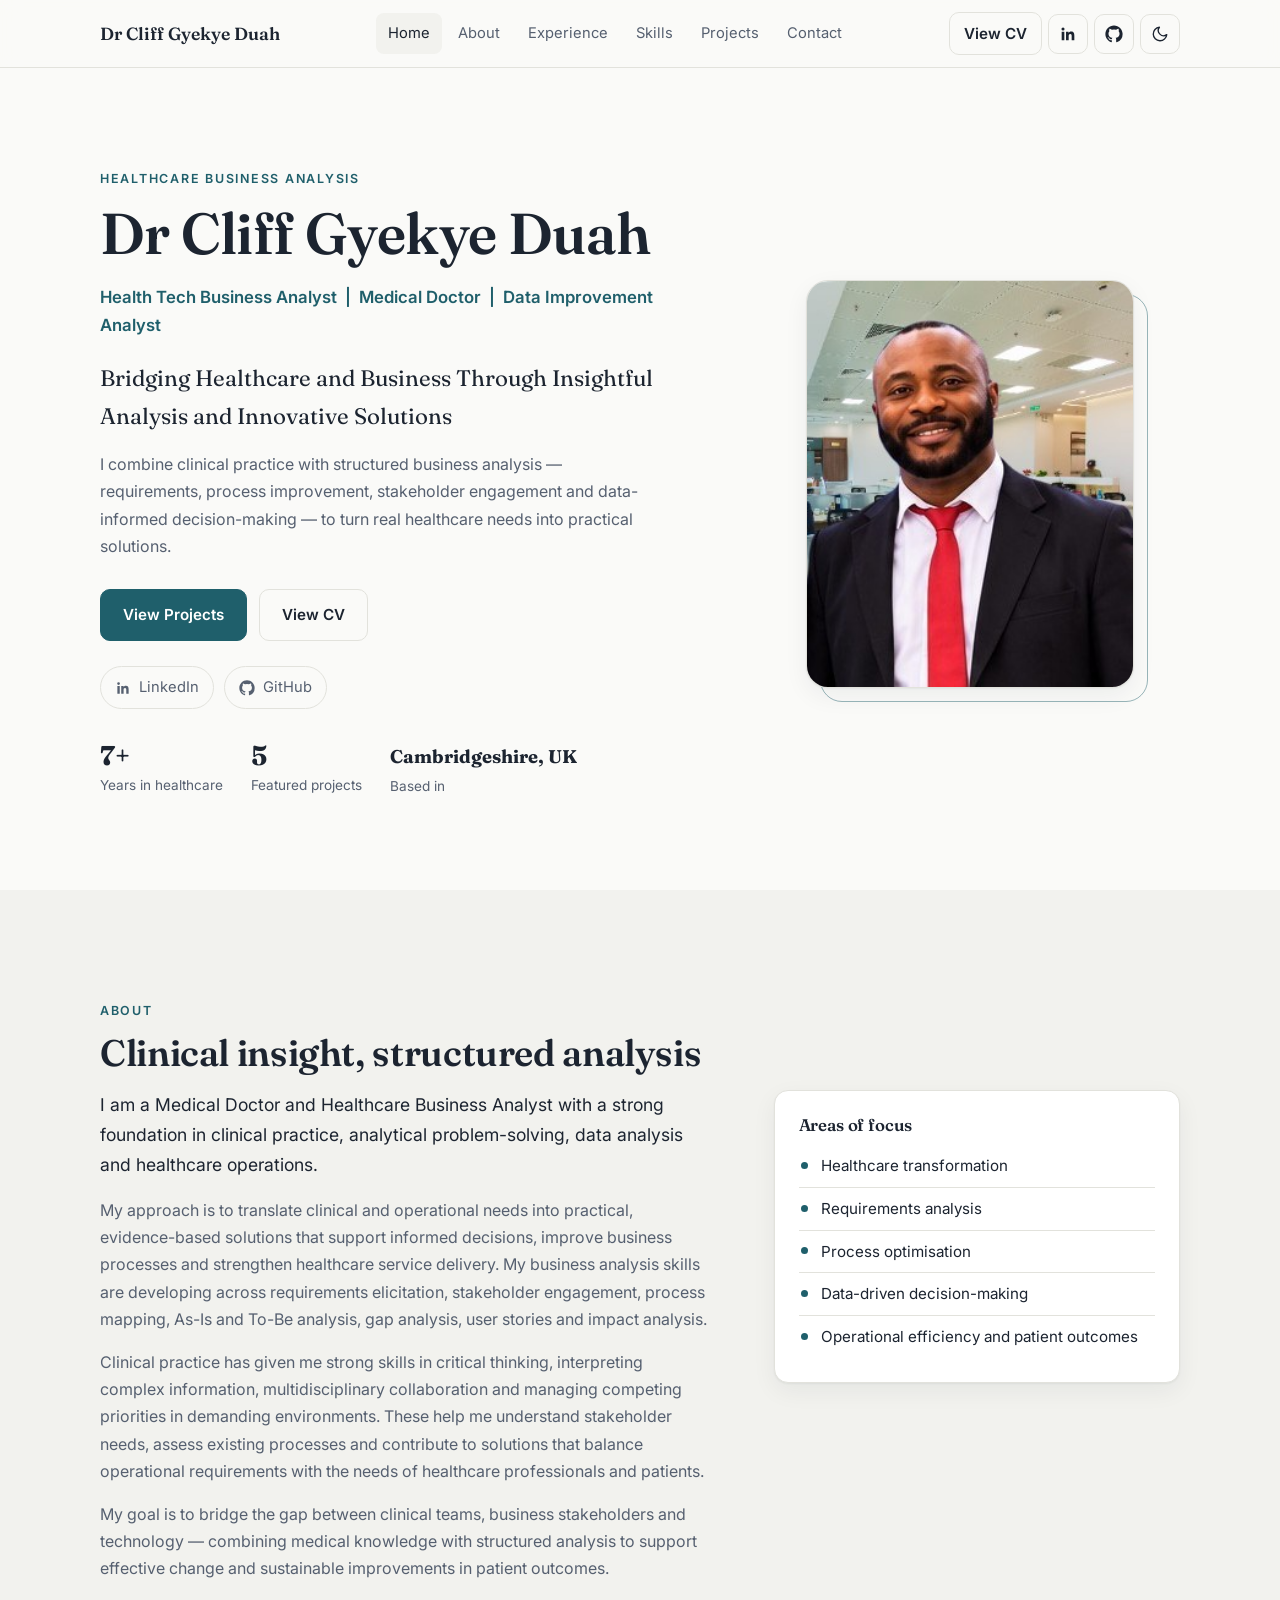
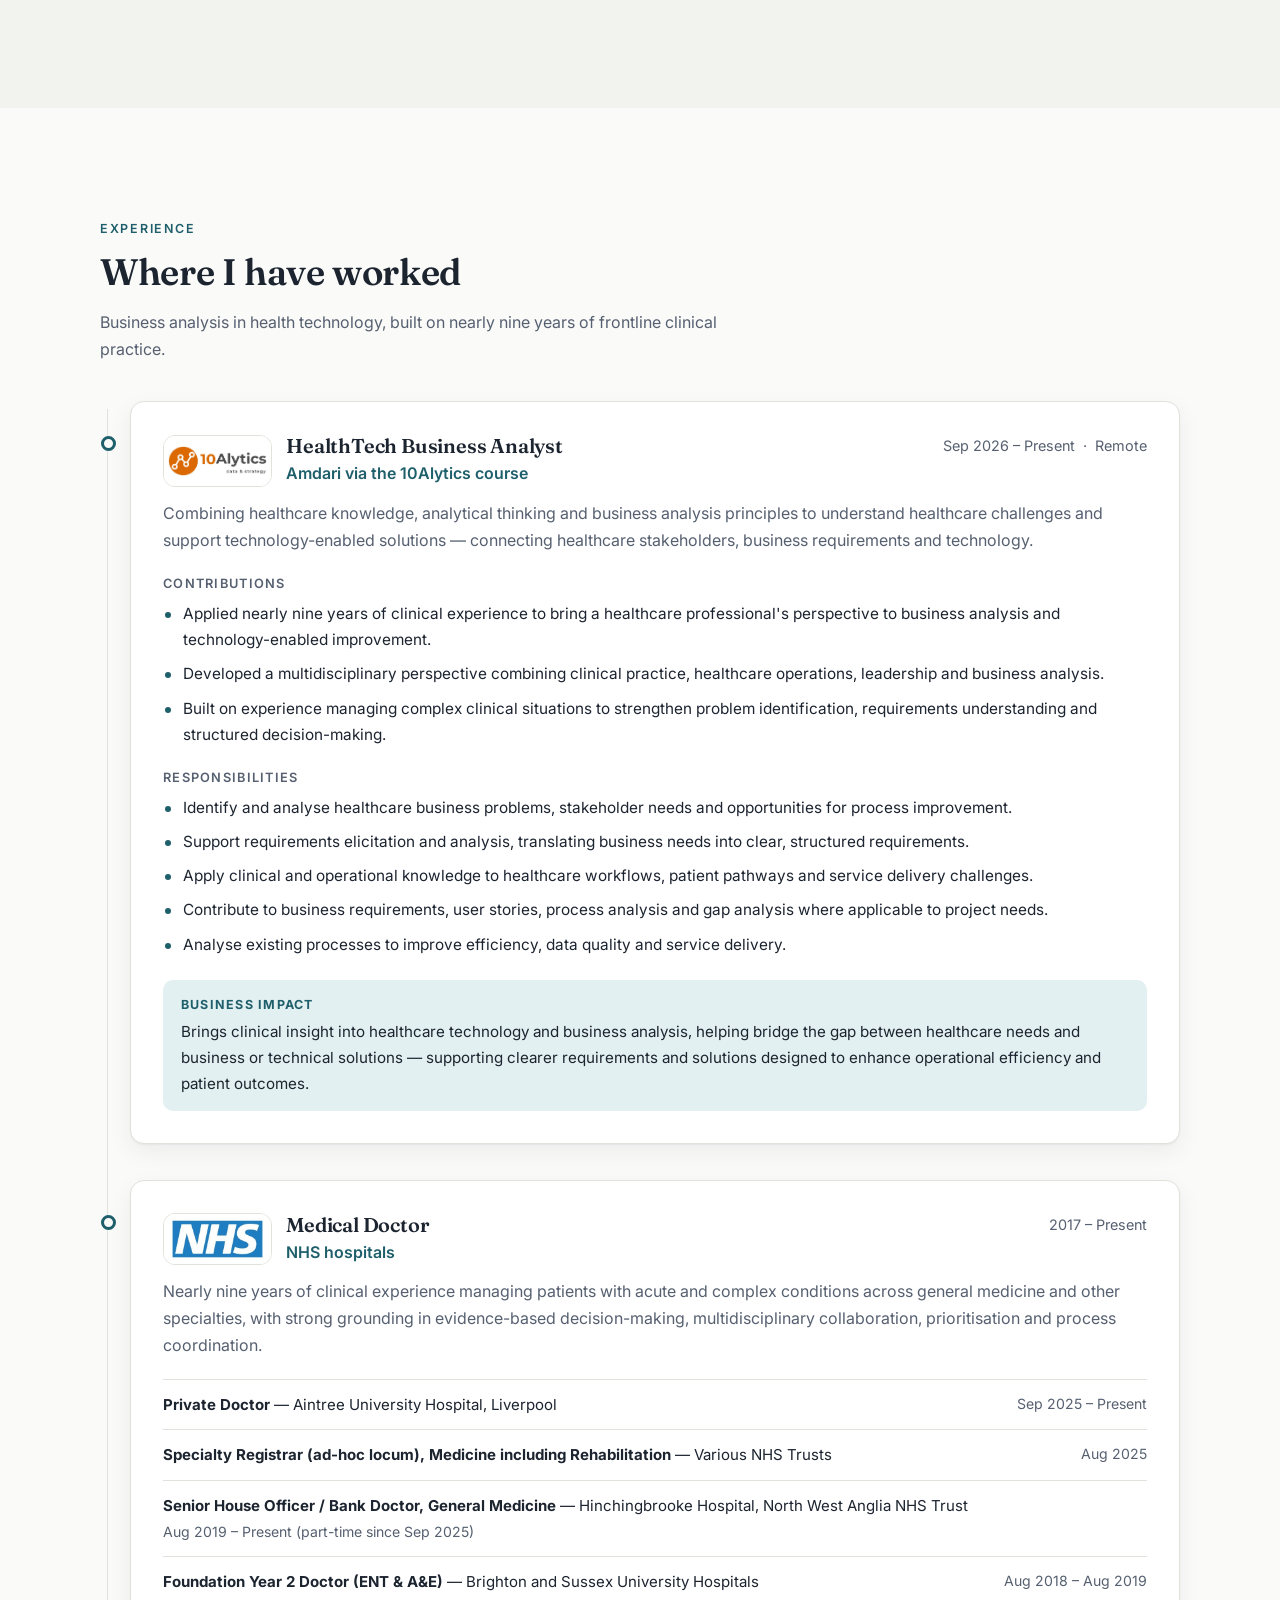
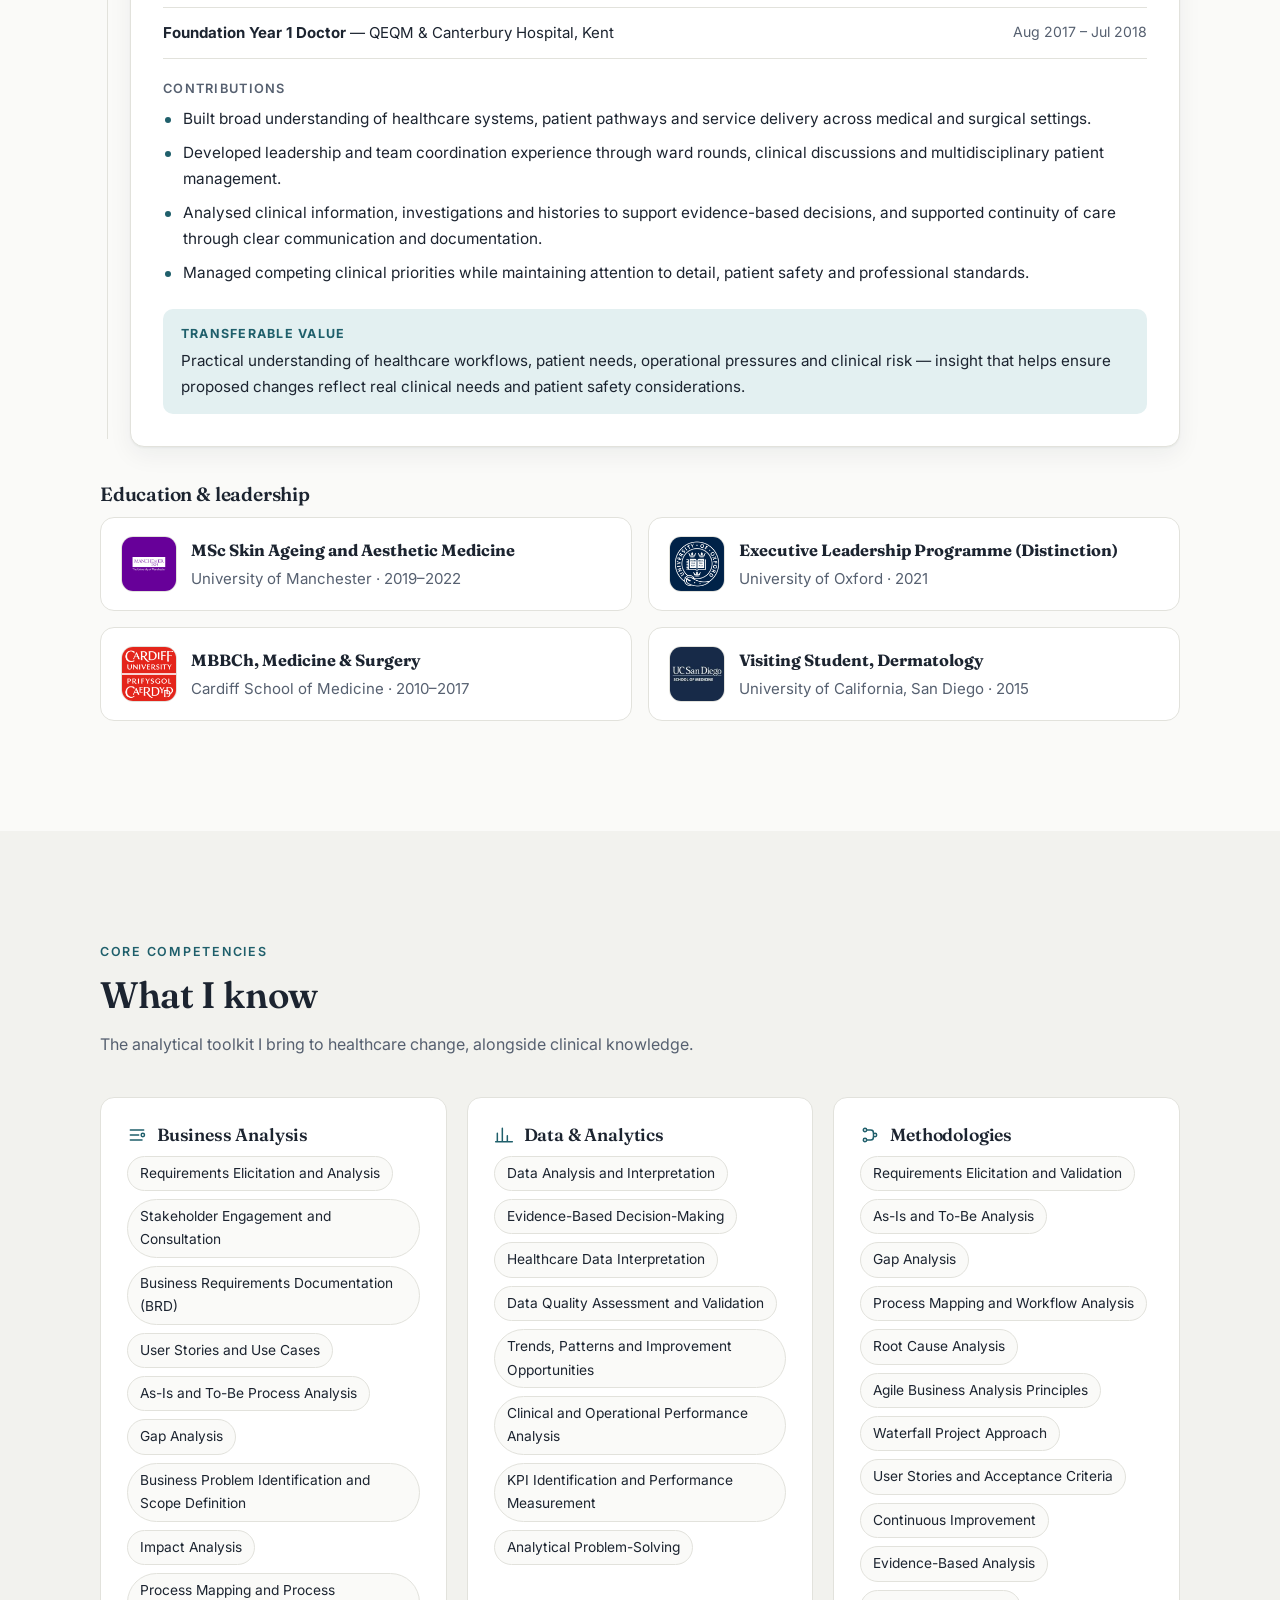
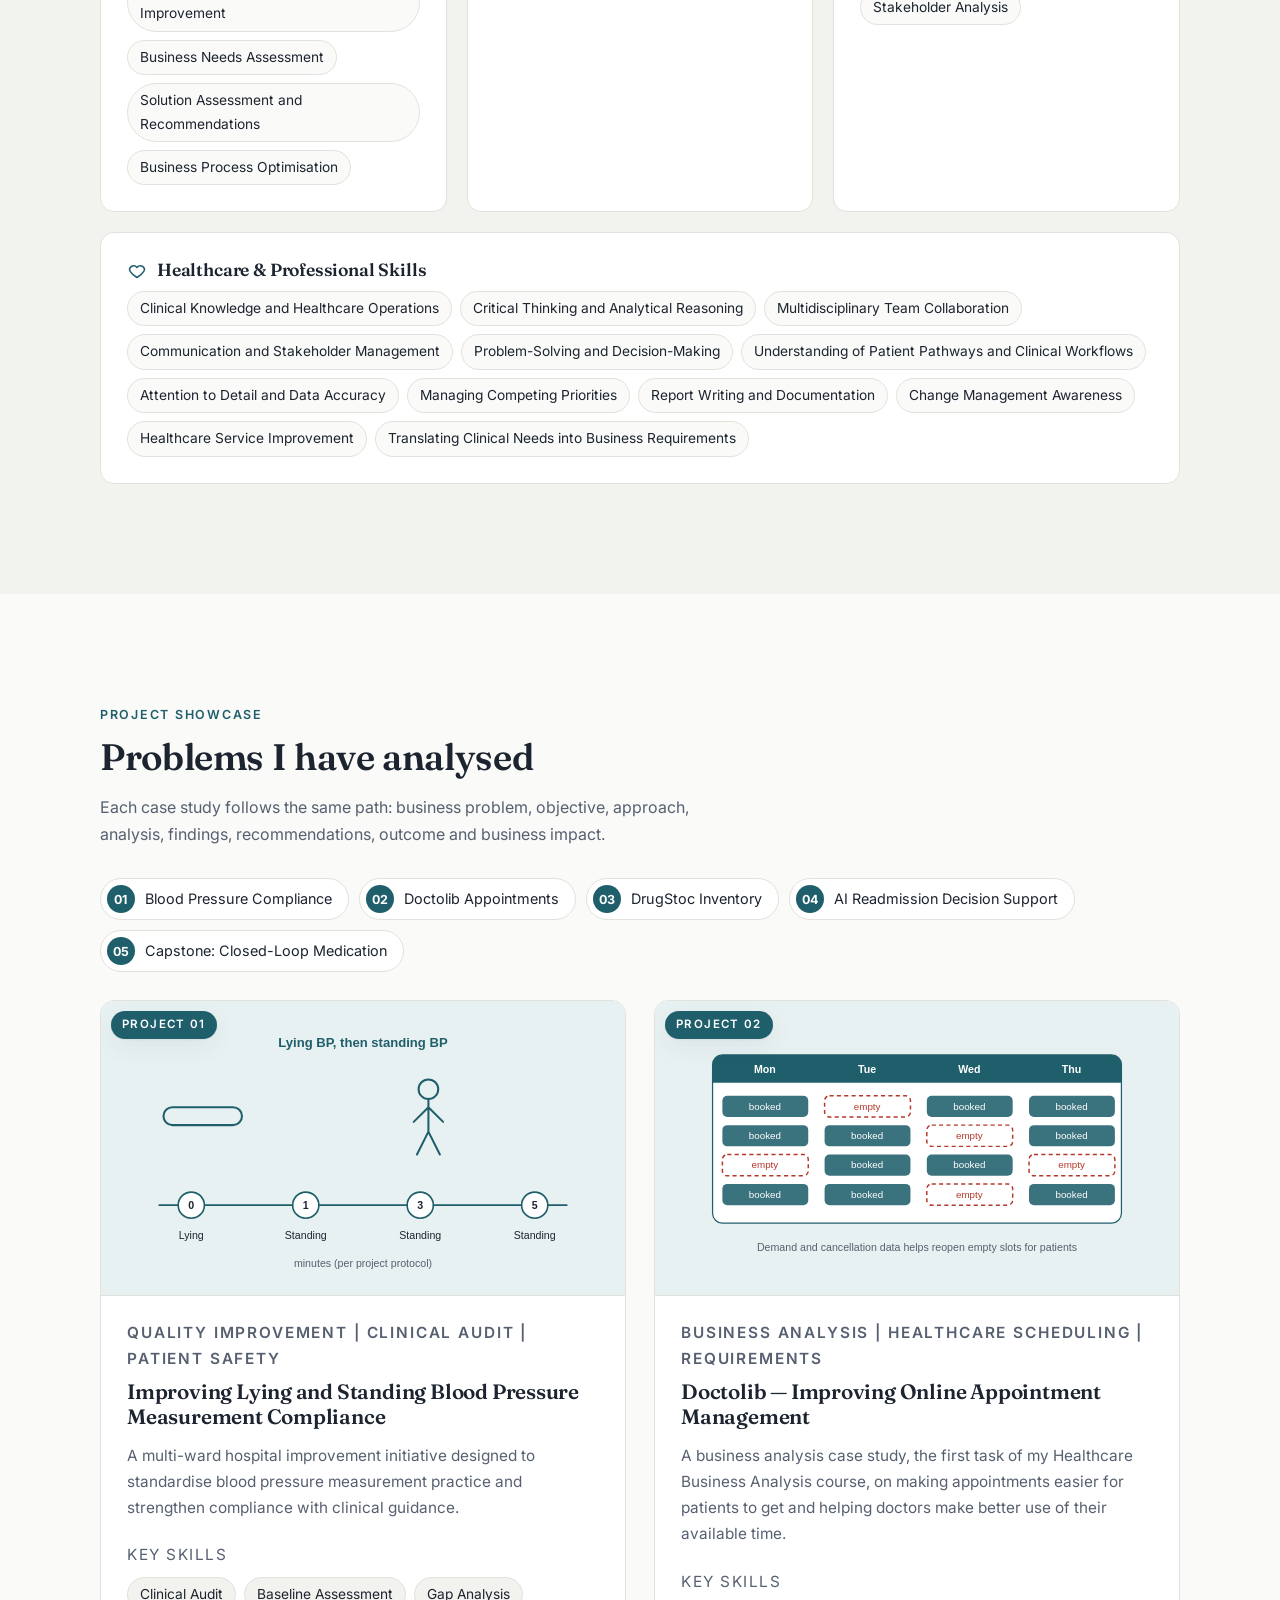
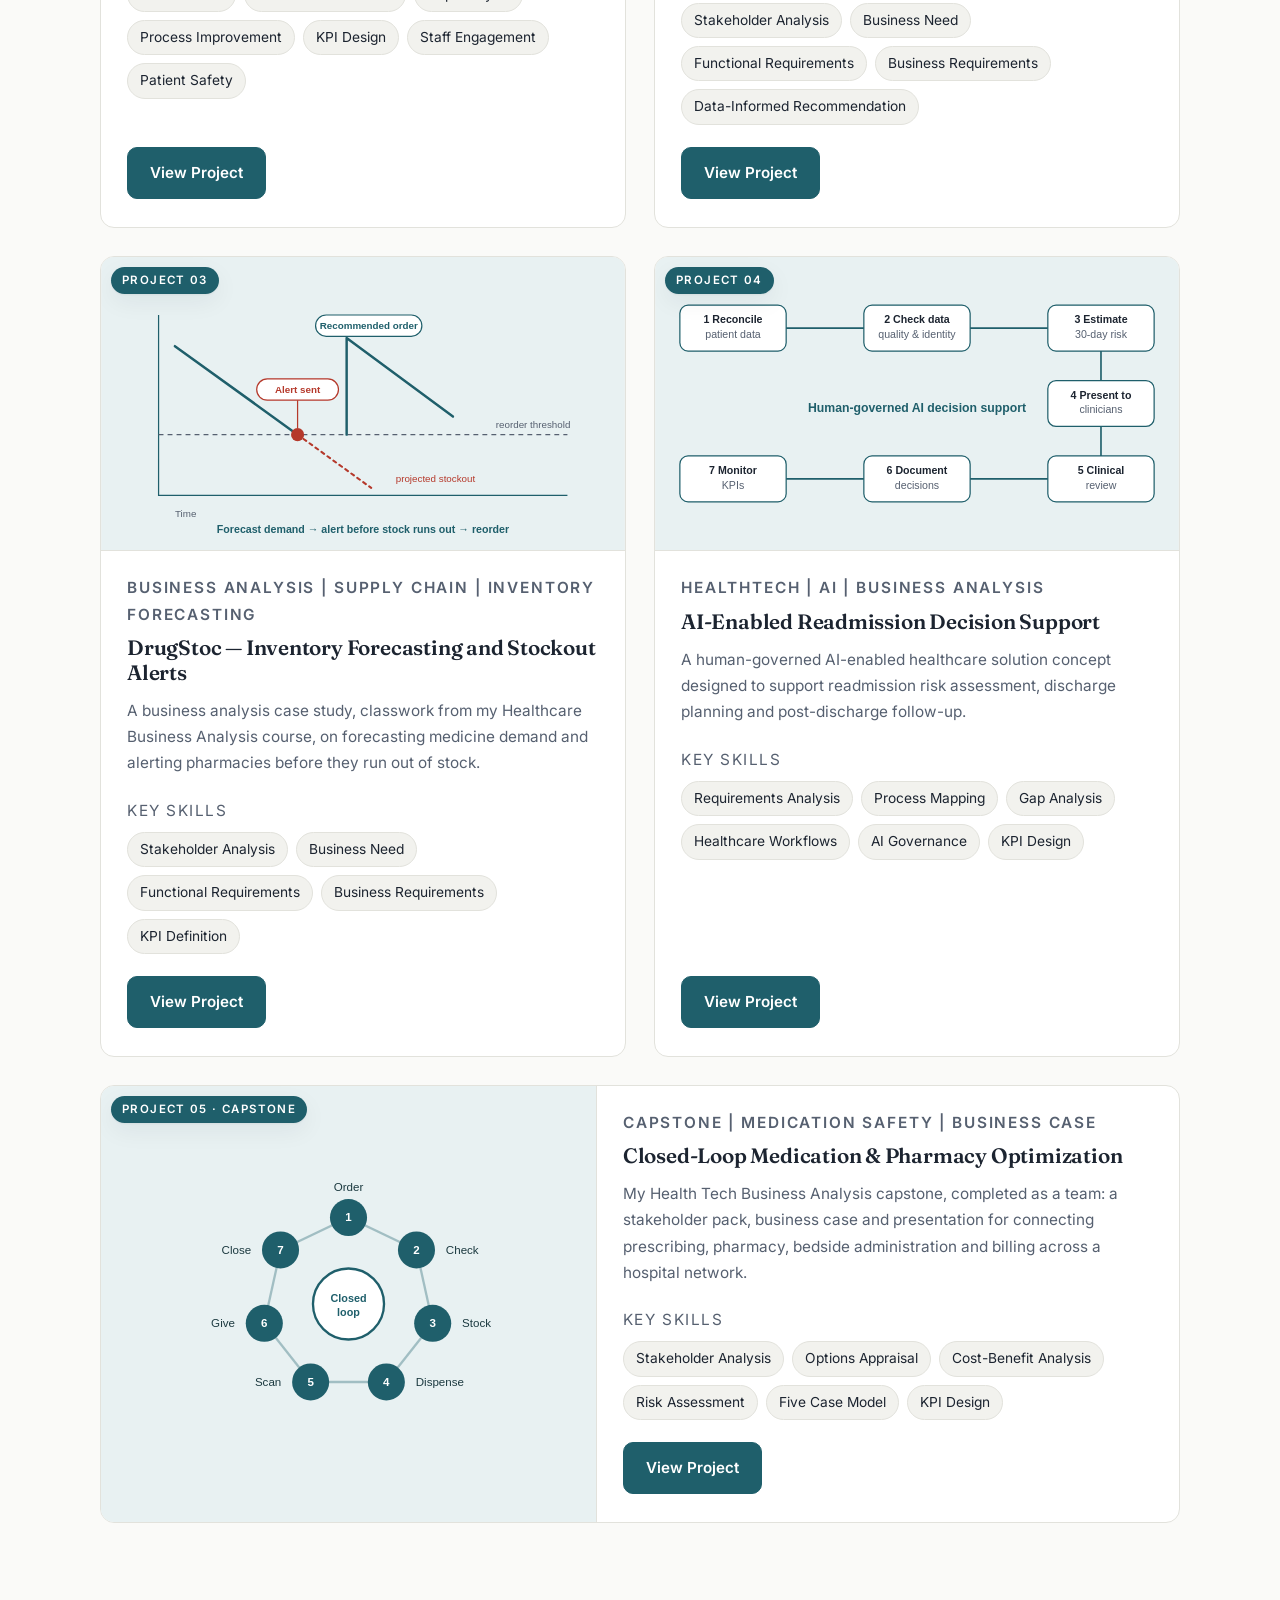
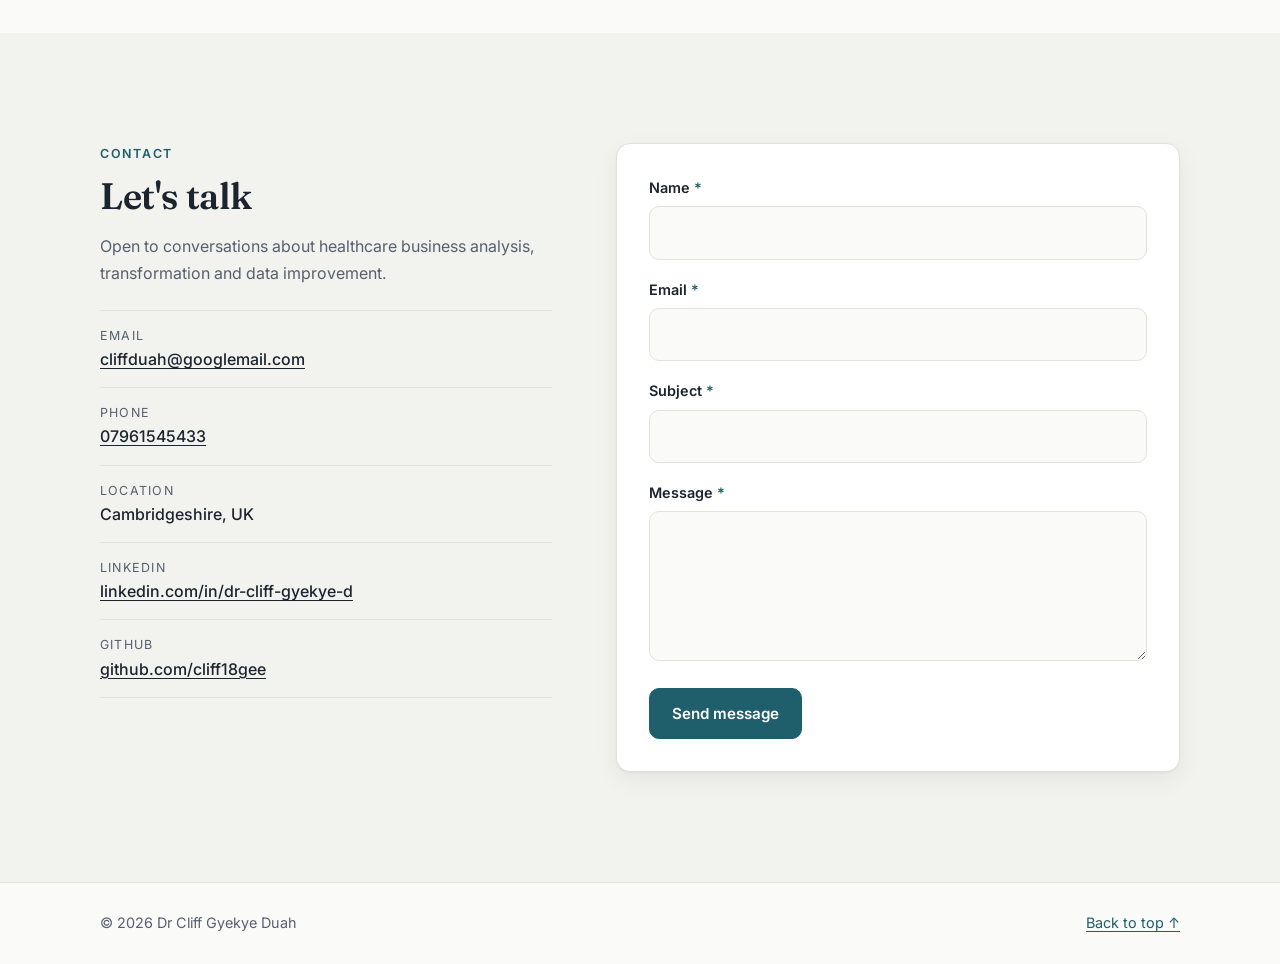
<file: index.html>
<!doctype html><html><head><meta charset=utf8><meta name=viewport content="width=device-width,initial-scale=1"><style>:root{color-scheme:light}body{margin:0;padding:0;font:14px -apple-system,BlinkMacSystemFont,sans-serif;background:#fff;color:#000}img{max-width:100%}[hidden]:not([hidden=until-found i]){display:none!important}</style></head><body>
<title>Cliff Gyekye Duah Portfolio</title>
<meta charset="utf-8">
  <meta name="viewport" content="width=device-width, initial-scale=1">

  <!-- ===== SEO / SHARING — edit these easily ===== -->
  
  <meta name="description" content="Portfolio of Dr Cliff Gyekye Duah — Medical Doctor and Health Tech Business Analyst bridging healthcare and business through requirements analysis, process improvement and data-informed solutions.">
  <meta name="author" content="Dr Cliff Gyekye Duah">
  <meta name="theme-color" content="#1f5f6b">
  <!-- After deploying, replace the URL below with your live site address -->
  <meta property="og:type" content="website">
  <meta property="og:title" content="Dr Cliff Gyekye Duah | Health Tech Business Analyst">
  <meta property="og:description" content="Bridging Healthcare and Business Through Insightful Analysis and Innovative Solutions.">
  <meta property="og:image" content="assets/images/profile.jpg">
  <meta property="og:url" content="[YOUR LIVE SITE URL]">
  <meta name="twitter:card" content="summary">
  <meta name="twitter:title" content="Dr Cliff Gyekye Duah | Health Tech Business Analyst">
  <meta name="twitter:description" content="Bridging Healthcare and Business Through Insightful Analysis and Innovative Solutions.">
  <meta name="twitter:image" content="assets/images/profile.jpg">

  <link rel="icon" href="favicon.ico" sizes="any">

  <!-- Fonts (change here AND in assets/css/style.css) -->
  <link rel="preconnect" href="https://fonts.googleapis.com">
  <link rel="preconnect" href="https://fonts.gstatic.com" crossorigin>
  <link href="https://fonts.googleapis.com/css2?family=Fraunces:opsz,wght@9..144,500;9..144,600&family=Inter:wght@400;500;600&display=swap" rel="stylesheet">

  <link rel="stylesheet" href="assets/css/style.css">
  <script>
    /* Set theme before paint to avoid a flash */
    (function () {
      var t = null;
      try { t = localStorage.getItem("theme"); } catch (e) {}
      if (!t) t = window.matchMedia && matchMedia("(prefers-color-scheme: dark)").matches ? "dark" : "light";
      document.documentElement.setAttribute("data-theme", t);
    })();
  </script>


  <a class="skip-link" href="#main">Skip to content</a>

  <!-- Icons -->
  <svg width="0" height="0" style="position:absolute" aria-hidden="true" focusable="false">
    <symbol id="i-in" viewBox="0 0 24 24"><path d="M20.45 20.45h-3.56v-5.57c0-1.33-.03-3.04-1.85-3.04-1.86 0-2.14 1.45-2.14 2.95v5.66H9.35V9h3.41v1.56h.05c.48-.9 1.64-1.85 3.37-1.85 3.6 0 4.27 2.37 4.27 5.46v6.28zM5.34 7.43a2.06 2.06 0 1 1 0-4.12 2.06 2.06 0 0 1 0 4.12zM7.12 20.45H3.56V9h3.56v11.45z"/></symbol>
    <symbol id="i-gh" viewBox="0 0 24 24"><path d="M12 .5C5.65.5.5 5.65.5 12c0 5.08 3.29 9.39 7.86 10.91.58.1.79-.25.79-.56v-2c-3.2.7-3.88-1.54-3.88-1.54-.52-1.33-1.28-1.69-1.28-1.69-1.04-.71.08-.7.08-.7 1.15.08 1.76 1.18 1.76 1.18 1.03 1.76 2.69 1.25 3.34.96.1-.74.4-1.25.73-1.54-2.55-.29-5.24-1.28-5.24-5.69 0-1.26.45-2.28 1.18-3.09-.12-.29-.51-1.46.11-3.05 0 0 .97-.31 3.17 1.18a11 11 0 0 1 5.78 0c2.2-1.49 3.17-1.18 3.17-1.18.62 1.59.23 2.76.11 3.05.74.81 1.18 1.83 1.18 3.09 0 4.42-2.69 5.39-5.25 5.68.41.36.78 1.06.78 2.14v3.17c0 .31.21.67.8.56A11.5 11.5 0 0 0 23.5 12C23.5 5.65 18.35.5 12 .5z"/></symbol>
  </svg>

  <header class="nav">
    <div class="container">
      <a href="#home" class="brand" data-bind="name">Dr Cliff Gyekye Duah</a>
      <nav id="primary-nav" class="nav-links" aria-label="Primary">
        <a class="link" href="#home">Home</a>
        <a class="link" href="#about">About</a>
        <a class="link" href="#experience">Experience</a>
        <a class="link" href="#skills">Skills</a>
        <a class="link" href="#projects">Projects</a>
        <a class="link" href="#contact">Contact</a>
      </nav>
      <div class="nav-actions">
        <button type="button" class="btn secondary" id="nav-cv" style="padding:8px 14px">View CV</button>
        <a class="icon-btn social-nav" data-bind-href="linkedin" href="https://www.linkedin.com/in/dr-cliff-gyekye-d/" target="_blank" rel="noopener" aria-label="LinkedIn (opens in new tab)"><svg viewBox="0 0 24 24" style="fill:currentColor;stroke:none"><use href="#i-in"/></svg></a>
        <a class="icon-btn social-nav" data-bind-href="github" href="https://github.com/cliff18gee" target="_blank" rel="noopener" aria-label="GitHub (opens in new tab)"><svg viewBox="0 0 24 24" style="fill:currentColor;stroke:none"><use href="#i-gh"/></svg></a>
        <button type="button" class="icon-btn" id="theme-toggle" aria-label="Toggle dark and light theme">
          <svg class="i-moon" viewBox="0 0 24 24"><path d="M21 12.8A9 9 0 1 1 11.2 3a7 7 0 0 0 9.8 9.8z"/></svg>
          <svg class="i-sun" viewBox="0 0 24 24"><circle cx="12" cy="12" r="4"/><path d="M12 2v2M12 20v2M4.9 4.9l1.4 1.4M17.7 17.7l1.4 1.4M2 12h2M20 12h2M4.9 19.1l1.4-1.4M17.7 6.3l1.4-1.4"/></svg>
        </button>
        <button type="button" class="icon-btn menu-btn" id="menu-btn" aria-label="Open menu" aria-expanded="false" aria-controls="primary-nav">
          <svg viewBox="0 0 24 24"><path d="M4 7h16M4 12h16M4 17h16"/></svg>
        </button>
      </div>
    </div>
  </header>

  <main id="main">

    <!-- ================= HERO ================= -->
    <section class="hero" id="home" aria-labelledby="hero-title">
      <div class="container hero-grid">
        <div>
          <p class="eyebrow">Healthcare Business Analysis</p>
          <h1 id="hero-title" data-bind="name">Dr Cliff Gyekye Duah</h1>
          <p class="role">Health Tech Business Analyst &nbsp;|&nbsp; Medical Doctor &nbsp;|&nbsp; Data Improvement Analyst</p>
          <p class="tagline" data-bind="tagline">Bridging Healthcare and Business Through Insightful Analysis and Innovative Solutions</p>
          <p class="desc">I combine clinical practice with structured business analysis — requirements, process improvement, stakeholder engagement and data-informed decision-making — to turn real healthcare needs into practical solutions.</p>
          <div class="btn-row">
            <a class="btn" href="#projects">View Projects</a>
            <button type="button" class="btn secondary" id="hero-cv">View CV</button>
          </div>
          <div class="socials">
            <a class="social-link" data-bind-href="linkedin" href="https://www.linkedin.com/in/dr-cliff-gyekye-d/" target="_blank" rel="noopener"><svg viewBox="0 0 24 24" aria-hidden="true"><use href="#i-in"/></svg>LinkedIn</a>
            <a class="social-link" data-bind-href="github" href="https://github.com/cliff18gee" target="_blank" rel="noopener"><svg viewBox="0 0 24 24" aria-hidden="true"><use href="#i-gh"/></svg>GitHub</a>
          </div>
          <div class="stats">
            <div class="stat"><strong data-bind="yearsExperience">7+</strong><span>Years in healthcare</span></div>
            <div class="stat"><strong>5</strong><span>Featured projects</span></div>
            <div class="stat"><strong data-bind="location" style="font-size:1.15rem;line-height:1.7">Cambridgeshire, UK</strong><span>Based in</span></div>
          </div>
        </div>
        <div class="portrait">
          <img src="assets/images/profile.jpg" width="266" height="332" alt="Portrait of Dr Cliff Gyekye Duah in a dark suit and red tie">
        </div>
      </div>
    </section>

    <!-- ================= ABOUT ================= -->
    <section class="alt" id="about" aria-labelledby="about-title">
      <div class="container reveal">
        <p class="eyebrow">About</p>
        <h2 class="section-title" id="about-title">Clinical insight, structured analysis</h2>
        <div class="about-grid">
          <div>
            <p>I am a Medical Doctor and Healthcare Business Analyst with a strong foundation in clinical practice, analytical problem-solving, data analysis and healthcare operations.</p>
            <p>My approach is to translate clinical and operational needs into practical, evidence-based solutions that support informed decisions, improve business processes and strengthen healthcare service delivery. My business analysis skills are developing across requirements elicitation, stakeholder engagement, process mapping, As-Is and To-Be analysis, gap analysis, user stories and impact analysis.</p>
            <p>Clinical practice has given me strong skills in critical thinking, interpreting complex information, multidisciplinary collaboration and managing competing priorities in demanding environments. These help me understand stakeholder needs, assess existing processes and contribute to solutions that balance operational requirements with the needs of healthcare professionals and patients.</p>
            <p>My goal is to bridge the gap between clinical teams, business stakeholders and technology — combining medical knowledge with structured analysis to support effective change and sustainable improvements in patient outcomes.</p>
          </div>
          <aside class="focus-card" aria-label="Areas of interest">
            <h3>Areas of focus</h3>
            <ul>
              <li>Healthcare transformation</li>
              <li>Requirements analysis</li>
              <li>Process optimisation</li>
              <li>Data-driven decision-making</li>
              <li>Operational efficiency and patient outcomes</li>
            </ul>
          </aside>
        </div>
      </div>
    </section>

    <!-- ================= EXPERIENCE ================= -->
    <section id="experience" aria-labelledby="exp-title">
      <div class="container">
        <div class="reveal">
          <p class="eyebrow">Experience</p>
          <h2 class="section-title" id="exp-title">Where I have worked</h2>
          <p class="section-intro">Business analysis in health technology, built on nearly nine years of frontline clinical practice.</p>
        </div>

        <div class="timeline">
          <!-- JOB 1 -->
          <article class="job reveal">
            <div class="job-head">
              <div class="job-id">
                <div class="logos"><span class="logo wide"><img src="assets/images/logos/10alytics.jpg" alt="10Alytics logo" loading="lazy"></span></div>
                <div>
                  <h3>HealthTech Business Analyst</h3>
                  <div class="company">Amdari via the 10Alytics course</div>
                </div>
              </div>
              <div class="dates">Sep 2026 – Present &nbsp;·&nbsp; Remote</div>
            </div>
            <p class="summary">Combining healthcare knowledge, analytical thinking and business analysis principles to understand healthcare challenges and support technology-enabled solutions — connecting healthcare stakeholders, business requirements and technology.</p>
            <h4>Contributions</h4>
            <ul class="bullets">
              <li>Applied nearly nine years of clinical experience to bring a healthcare professional's perspective to business analysis and technology-enabled improvement.</li>
              <li>Developed a multidisciplinary perspective combining clinical practice, healthcare operations, leadership and business analysis.</li>
              <li>Built on experience managing complex clinical situations to strengthen problem identification, requirements understanding and structured decision-making.</li>
            </ul>
            <h4>Responsibilities</h4>
            <ul class="bullets">
              <li>Identify and analyse healthcare business problems, stakeholder needs and opportunities for process improvement.</li>
              <li>Support requirements elicitation and analysis, translating business needs into clear, structured requirements.</li>
              <li>Apply clinical and operational knowledge to healthcare workflows, patient pathways and service delivery challenges.</li>
              <li>Contribute to business requirements, user stories, process analysis and gap analysis where applicable to project needs.</li>
              <li>Analyse existing processes to improve efficiency, data quality and service delivery.</li>
            </ul>
            <div class="impact"><strong>Business impact</strong>Brings clinical insight into healthcare technology and business analysis, helping bridge the gap between healthcare needs and business or technical solutions — supporting clearer requirements and solutions designed to enhance operational efficiency and patient outcomes.</div>
          </article>

          <!-- JOB 2 -->
          <article class="job reveal">
            <div class="job-head">
              <div class="job-id">
                <div class="logos"><span class="logo wide"><img src="assets/images/logos/nhs.jpg" alt="NHS logo" loading="lazy"></span></div>
                <div>
                  <h3>Medical Doctor</h3>
                  <div class="company">NHS hospitals</div>
                </div>
              </div>
              <div class="dates">2017 – Present</div>
            </div>
            <p class="summary">Nearly nine years of clinical experience managing patients with acute and complex conditions across general medicine and other specialties, with strong grounding in evidence-based decision-making, multidisciplinary collaboration, prioritisation and process coordination.</p>
            <ul class="sub-roles" aria-label="Clinical roles">
              <li><span><strong>Private Doctor</strong> — Aintree University Hospital, Liverpool</span><span class="when">Sep 2025 – Present</span></li>
              <li><span><strong>Specialty Registrar (ad-hoc locum), Medicine including Rehabilitation</strong> — Various NHS Trusts</span><span class="when">Aug 2025</span></li>
              <li><span><strong>Senior House Officer / Bank Doctor, General Medicine</strong> — Hinchingbrooke Hospital, North West Anglia NHS Trust</span><span class="when">Aug 2019 – Present (part-time since Sep 2025)</span></li>
              <li><span><strong>Foundation Year 2 Doctor (ENT &amp; A&amp;E)</strong> — Brighton and Sussex University Hospitals</span><span class="when">Aug 2018 – Aug 2019</span></li>
              <li><span><strong>Foundation Year 1 Doctor</strong> — QEQM &amp; Canterbury Hospital, Kent</span><span class="when">Aug 2017 – Jul 2018</span></li>
            </ul>
            <h4>Contributions</h4>
            <ul class="bullets">
              <li>Built broad understanding of healthcare systems, patient pathways and service delivery across medical and surgical settings.</li>
              <li>Developed leadership and team coordination experience through ward rounds, clinical discussions and multidisciplinary patient management.</li>
              <li>Analysed clinical information, investigations and histories to support evidence-based decisions, and supported continuity of care through clear communication and documentation.</li>
              <li>Managed competing clinical priorities while maintaining attention to detail, patient safety and professional standards.</li>
            </ul>
            <div class="impact"><strong>Transferable value</strong>Practical understanding of healthcare workflows, patient needs, operational pressures and clinical risk — insight that helps ensure proposed changes reflect real clinical needs and patient safety considerations.</div>
          </article>
        </div>

        <div class="reveal">
          <h3 style="font-size:1.2rem;margin-top:12px">Education &amp; leadership</h3>
          <div class="edu">
            <div><span class="logo"><img src="assets/images/logos/university-of-manchester.jpg" alt="University of Manchester logo" loading="lazy"></span><span class="edu-text"><strong>MSc Skin Ageing and Aesthetic Medicine</strong><span>University of Manchester · 2019–2022</span></span></div>
            <div><span class="logo"><img src="assets/images/logos/university-of-oxford.jpg" alt="University of Oxford logo" loading="lazy"></span><span class="edu-text"><strong>Executive Leadership Programme (Distinction)</strong><span>University of Oxford · 2021</span></span></div>
            <div><span class="logo"><img src="assets/images/logos/cardiff-university.jpg" alt="Cardiff University logo" loading="lazy"></span><span class="edu-text"><strong>MBBCh, Medicine &amp; Surgery</strong><span>Cardiff School of Medicine · 2010–2017</span></span></div>
            <div><span class="logo"><img src="assets/images/logos/uc-san-diego.jpg" alt="University of California San Diego School of Medicine logo" loading="lazy"></span><span class="edu-text"><strong>Visiting Student, Dermatology</strong><span>University of California, San Diego · 2015</span></span></div>
          </div>
        </div>
      </div>
    </section>

    <!-- ================= SKILLS ================= -->
    <section class="alt" id="skills" aria-labelledby="skills-title">
      <div class="container">
        <div class="reveal">
          <p class="eyebrow">Core competencies</p>
          <h2 class="section-title" id="skills-title">What I know</h2>
          <p class="section-intro">The analytical toolkit I bring to healthcare change, alongside clinical knowledge.</p>
        </div>
        <div class="skills-grid">
          <div class="skill-card reveal">
            <h3><svg viewBox="0 0 24 24"><path d="M4 6h16M4 12h10M4 18h14"/><circle cx="19" cy="12" r="2"/></svg>Business Analysis</h3>
            <ul class="tags">
              <li>Requirements Elicitation and Analysis</li><li>Stakeholder Engagement and Consultation</li><li>Business Requirements Documentation (BRD)</li><li>User Stories and Use Cases</li><li>As-Is and To-Be Process Analysis</li><li>Gap Analysis</li><li>Business Problem Identification and Scope Definition</li><li>Impact Analysis</li><li>Process Mapping and Process Improvement</li><li>Business Needs Assessment</li><li>Solution Assessment and Recommendations</li><li>Business Process Optimisation</li>
            </ul>
          </div>
          <div class="skill-card reveal">
            <h3><svg viewBox="0 0 24 24"><path d="M4 20V10M10 20V4M16 20v-7M22 20H2"/></svg>Data &amp; Analytics</h3>
            <ul class="tags">
              <li>Data Analysis and Interpretation</li><li>Evidence-Based Decision-Making</li><li>Healthcare Data Interpretation</li><li>Data Quality Assessment and Validation</li><li>Trends, Patterns and Improvement Opportunities</li><li>Clinical and Operational Performance Analysis</li><li>KPI Identification and Performance Measurement</li><li>Analytical Problem-Solving</li>
            </ul>
          </div>
          <div class="skill-card reveal">
            <h3><svg viewBox="0 0 24 24"><circle cx="6" cy="6" r="2"/><circle cx="18" cy="12" r="2"/><circle cx="6" cy="18" r="2"/><path d="M8 6h5a3 3 0 0 1 3 3v1M8 18h5a3 3 0 0 0 3-3v-1"/></svg>Methodologies</h3>
            <ul class="tags">
              <li>Requirements Elicitation and Validation</li><li>As-Is and To-Be Analysis</li><li>Gap Analysis</li><li>Process Mapping and Workflow Analysis</li><li>Root Cause Analysis</li><li>Agile Business Analysis Principles</li><li>Waterfall Project Approach</li><li>User Stories and Acceptance Criteria</li><li>Continuous Improvement</li><li>Evidence-Based Analysis</li><li>Stakeholder Analysis</li>
            </ul>
          </div>
          <div class="skill-card reveal" style="grid-column: 1 / -1">
            <h3><svg viewBox="0 0 24 24"><path d="M12 21s-7-4.5-9-9a5 5 0 0 1 9-3 5 5 0 0 1 9 3c-2 4.5-9 9-9 9z"/></svg>Healthcare &amp; Professional Skills</h3>
            <ul class="tags">
              <li>Clinical Knowledge and Healthcare Operations</li><li>Critical Thinking and Analytical Reasoning</li><li>Multidisciplinary Team Collaboration</li><li>Communication and Stakeholder Management</li><li>Problem-Solving and Decision-Making</li><li>Understanding of Patient Pathways and Clinical Workflows</li><li>Attention to Detail and Data Accuracy</li><li>Managing Competing Priorities</li><li>Report Writing and Documentation</li><li>Change Management Awareness</li><li>Healthcare Service Improvement</li><li>Translating Clinical Needs into Business Requirements</li>
            </ul>
          </div>
        </div>
      </div>
    </section>

    <!-- ================= PROJECTS ================= -->
    <section id="projects" aria-labelledby="projects-title">
      <div class="container">
        <div class="reveal">
          <p class="eyebrow">Project showcase</p>
          <h2 class="section-title" id="projects-title">Problems I have analysed</h2>
          <p class="section-intro">Each case study follows the same path: business problem, objective, approach, analysis, findings, recommendations, outcome and business impact.</p>
        </div>
        <nav class="project-index reveal" aria-label="Project index">
          <a href="projects/bp-compliance.html"><b>01</b>Blood Pressure Compliance</a>
          <a href="projects/doctolib.html"><b>02</b>Doctolib Appointments</a>
          <a href="projects/drugstoc.html"><b>03</b>DrugStoc Inventory</a>
          <a href="projects/ai-readmission.html"><b>04</b>AI Readmission Decision Support</a>
          <a href="projects/capstone.html"><b>05</b>Capstone: Closed-Loop Medication</a>
        </nav>
        <div class="projects-grid">

          <article class="project-card reveal">
            <span class="project-num">Project 01</span>
            <img src="assets/images/project-02.svg" width="640" height="360" loading="lazy" alt="Illustration of lying and standing blood pressure measurement at 1, 3 and 5 minutes">
            <div class="project-body">
              <p class="category">Quality Improvement | Clinical Audit | Patient Safety</p>
              <h3>Improving Lying and Standing Blood Pressure Measurement Compliance</h3>
              <p>A multi-ward hospital improvement initiative designed to standardise blood pressure measurement practice and strengthen compliance with clinical guidance.</p>
              <p class="skills-label">Key skills</p>
              <ul class="tags">
                <li>Clinical Audit</li><li>Baseline Assessment</li><li>Gap Analysis</li><li>Process Improvement</li><li>KPI Design</li><li>Staff Engagement</li><li>Patient Safety</li>
              </ul>
              <a class="btn" href="projects/bp-compliance.html">View Project</a>
            </div>
          </article>

          <article class="project-card reveal">
            <span class="project-num">Project 02</span>
            <img src="assets/images/project-03.svg" width="640" height="360" loading="lazy" alt="Illustration of an appointment calendar with booked and empty slots">
            <div class="project-body">
              <p class="category">Business Analysis | Healthcare Scheduling | Requirements</p>
              <h3>Doctolib — Improving Online Appointment Management</h3>
              <p>A business analysis case study, the first task of my Healthcare Business Analysis course, on making appointments easier for patients to get and helping doctors make better use of their available time.</p>
              <p class="skills-label">Key skills</p>
              <ul class="tags">
                <li>Stakeholder Analysis</li><li>Business Need</li><li>Functional Requirements</li><li>Business Requirements</li><li>Data-Informed Recommendation</li>
              </ul>
              <a class="btn" href="projects/doctolib.html">View Project</a>
            </div>
          </article>

          <article class="project-card reveal">
            <span class="project-num">Project 03</span>
            <img src="assets/images/project-04.svg" width="640" height="360" loading="lazy" alt="Illustration of medicine stock falling towards a reorder threshold, with an alert and a recommended order">
            <div class="project-body">
              <p class="category">Business Analysis | Supply Chain | Inventory Forecasting</p>
              <h3>DrugStoc — Inventory Forecasting and Stockout Alerts</h3>
              <p>A business analysis case study, classwork from my Healthcare Business Analysis course, on forecasting medicine demand and alerting pharmacies before they run out of stock.</p>
              <p class="skills-label">Key skills</p>
              <ul class="tags">
                <li>Stakeholder Analysis</li><li>Business Need</li><li>Functional Requirements</li><li>Business Requirements</li><li>KPI Definition</li>
              </ul>
              <a class="btn" href="projects/drugstoc.html">View Project</a>
            </div>
          </article>

          <article class="project-card reveal">
            <span class="project-num">Project 04</span>
            <img src="assets/images/project-01.svg" width="640" height="360" loading="lazy" alt="Illustration of a seven-step AI-assisted discharge and follow-up workflow">
            <div class="project-body">
              <p class="category">HealthTech | AI | Business Analysis</p>
              <h3>AI-Enabled Readmission Decision Support</h3>
              <p>A human-governed AI-enabled healthcare solution concept designed to support readmission risk assessment, discharge planning and post-discharge follow-up.</p>
              <p class="skills-label">Key skills</p>
              <ul class="tags">
                <li>Requirements Analysis</li><li>Process Mapping</li><li>Gap Analysis</li><li>Healthcare Workflows</li><li>AI Governance</li><li>KPI Design</li>
              </ul>
              <a class="btn" href="projects/ai-readmission.html">View Project</a>
            </div>
          </article>

          <article class="project-card reveal">
            <span class="project-num">Project 05 · Capstone</span>
            <img src="assets/images/project-05.svg" width="640" height="360" loading="lazy" alt="Illustration of a seven-step closed medication loop from order to reconciliation">
            <div class="project-body">
              <p class="category">Capstone | Medication Safety | Business Case</p>
              <h3>Closed-Loop Medication &amp; Pharmacy Optimization</h3>
              <p>My Health Tech Business Analysis capstone, completed as a team: a stakeholder pack, business case and presentation for connecting prescribing, pharmacy, bedside administration and billing across a hospital network.</p>
              <p class="skills-label">Key skills</p>
              <ul class="tags">
                <li>Stakeholder Analysis</li><li>Options Appraisal</li><li>Cost-Benefit Analysis</li><li>Risk Assessment</li><li>Five Case Model</li><li>KPI Design</li>
              </ul>
              <a class="btn" href="projects/capstone.html">View Project</a>
            </div>
          </article>

        </div>
      </div>
    </section>

    <!-- ================= CONTACT ================= -->
    <section class="alt" id="contact" aria-labelledby="contact-title">
      <div class="container contact-grid">
        <div class="reveal">
          <p class="eyebrow">Contact</p>
          <h2 class="section-title" id="contact-title">Let's talk</h2>
          <p class="section-intro" style="margin-bottom:1.4rem">Open to conversations about healthcare business analysis, transformation and data improvement.</p>
          <ul class="contact-list">
            <li><span>Email</span><a data-bind-mailto="email" data-bind="email" href="mailto:cliffduah@googlemail.com">cliffduah@googlemail.com</a></li>
            <li><span>Phone</span><a data-bind-tel="phone" data-bind="phone" href="tel:07961545433">07961545433</a></li>
            <li><span>Location</span><b data-bind="location">Cambridgeshire, UK</b></li>
            <li><span>LinkedIn</span><a data-bind-href="linkedin" href="https://www.linkedin.com/in/dr-cliff-gyekye-d/" target="_blank" rel="noopener">linkedin.com/in/dr-cliff-gyekye-d</a></li>
            <li><span>GitHub</span><a data-bind-href="github" href="https://github.com/cliff18gee" target="_blank" rel="noopener">github.com/cliff18gee</a></li>
          </ul>
        </div>

        <!-- Formspree form: works with or without JavaScript -->
        <form class="contact reveal" id="contact-form" action="https://formspree.io/f/xeaekogw" method="POST" novalidate>
          <div class="field">
            <label for="name">Name <span class="req" aria-hidden="true">*</span></label>
            <input type="text" id="name" name="name" autocomplete="name" required>
            <div class="error-msg" id="name-err">Please enter your name.</div>
          </div>
          <div class="field">
            <label for="email">Email <span class="req" aria-hidden="true">*</span></label>
            <input type="email" id="email" name="email" autocomplete="email" required>
            <div class="error-msg" id="email-err">Please enter a valid email address.</div>
          </div>
          <div class="field">
            <label for="subject">Subject <span class="req" aria-hidden="true">*</span></label>
            <input type="text" id="subject" name="subject" required>
            <div class="error-msg" id="subject-err">Please enter a subject.</div>
          </div>
          <div class="field">
            <label for="message">Message <span class="req" aria-hidden="true">*</span></label>
            <textarea id="message" name="message" required></textarea>
            <div class="error-msg" id="message-err">Please enter a message.</div>
          </div>
          <input class="hp" type="text" name="_gotcha" tabindex="-1" autocomplete="off" aria-hidden="true">
          <button class="btn" type="submit" id="submit-btn">Send message</button>
          <div class="form-status" id="form-status" role="status" aria-live="polite"></div>
        </form>
      </div>
    </section>
  </main>

  <footer>
    <div class="container">
      <span>© <span id="year"></span> <span data-bind="name">Dr Cliff Gyekye Duah</span></span>
      <a href="#home">Back to top ↑</a>
    </div>
  </footer>

  <!-- CV viewer: shows the PDF on the page (no download prompt) -->
  <dialog class="cv-dialog" id="cv-dialog" aria-label="Curriculum vitae">
    <div class="cv-bar">
      <strong>Curriculum Vitae</strong>
      <div class="right">
        <a class="btn secondary" style="padding:6px 12px;font-size:.85rem" id="cv-newtab" href="assets/documents/Cliff-Gyekye-Duah-CV-2026.pdf?v=20261113" target="_blank" rel="noopener">Open in new tab</a>
        <button type="button" class="icon-btn" id="cv-close" aria-label="Close CV"><svg viewBox="0 0 24 24"><path d="M6 6l12 12M18 6L6 18"/></svg></button>
      </div>
    </div>
    <iframe class="cv-frame" id="cv-frame" title="Curriculum vitae PDF" loading="lazy"></iframe>
    <div class="cv-fallback">If the CV does not display on your device, use “Open in new tab”.</div>
  </dialog>

  <script src="assets/js/data.js"></script>
  <script src="assets/js/script.js"></script>



</body></html>
</file>
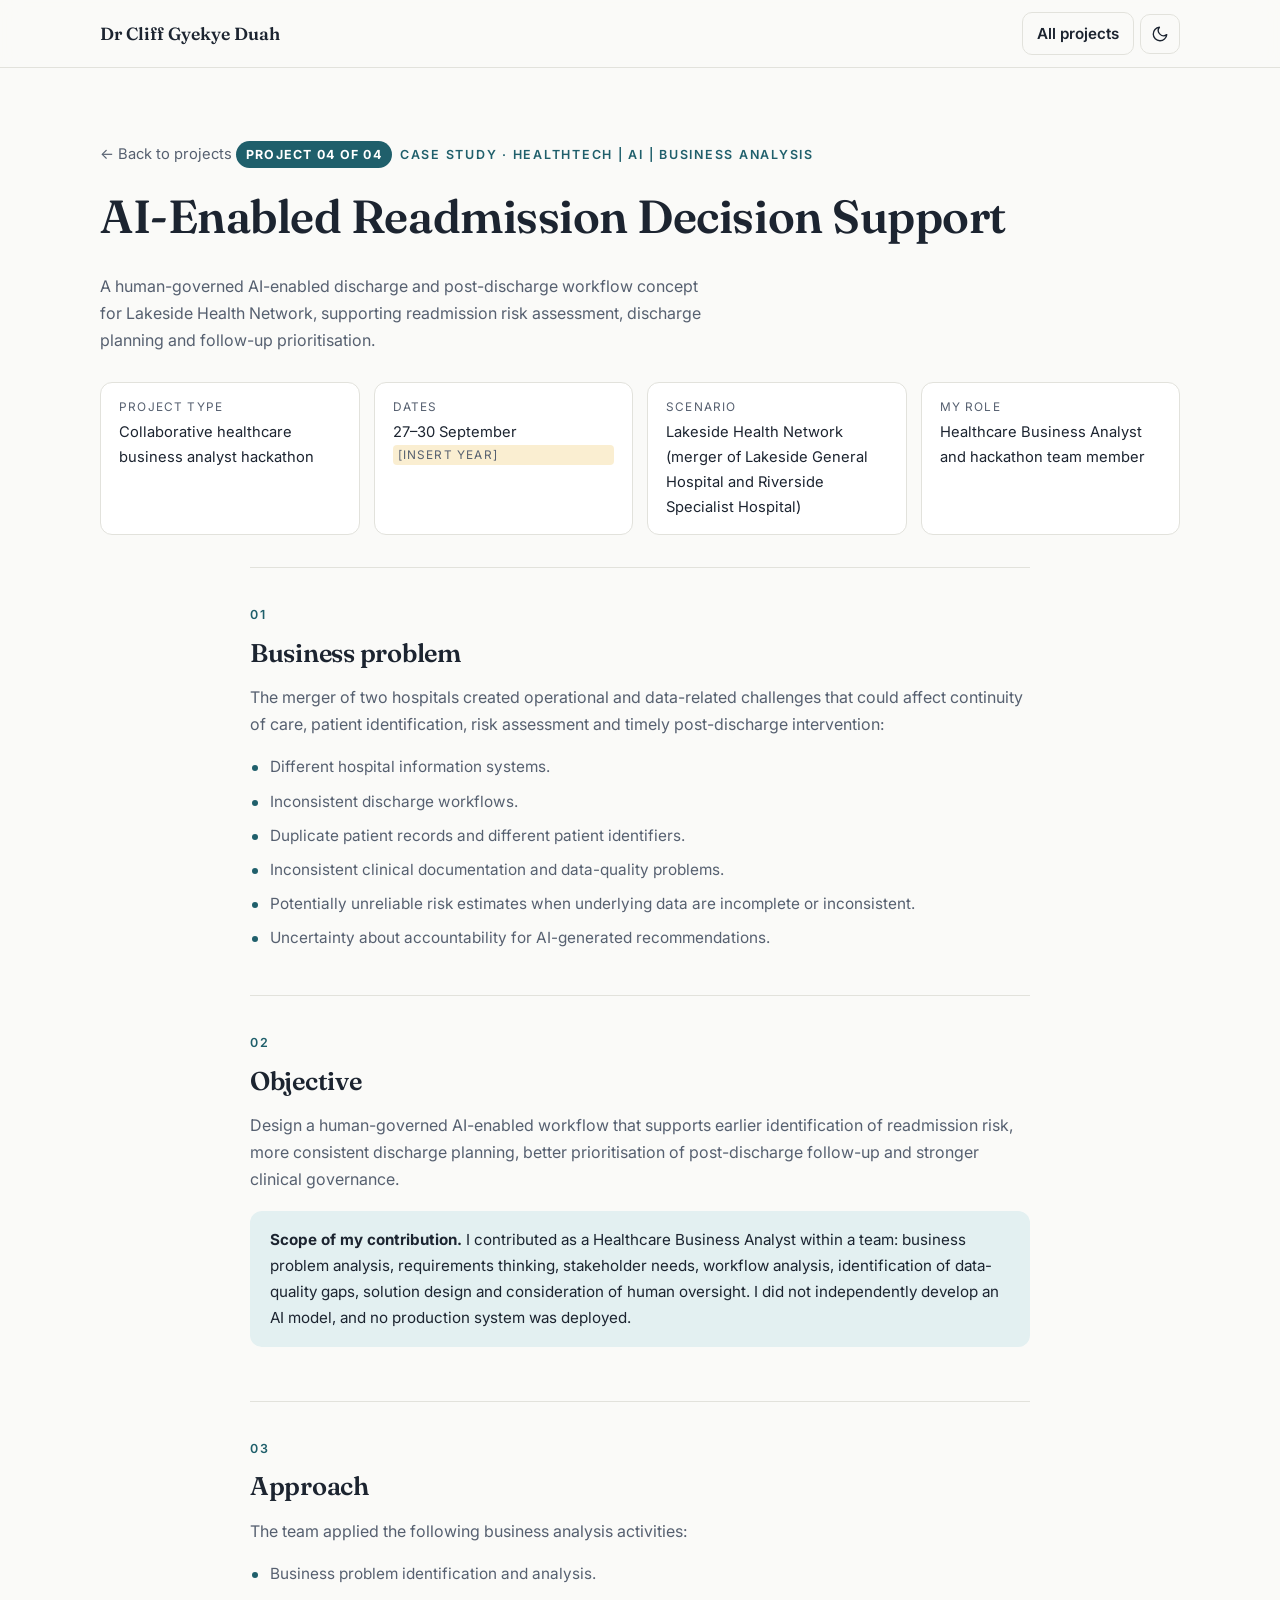
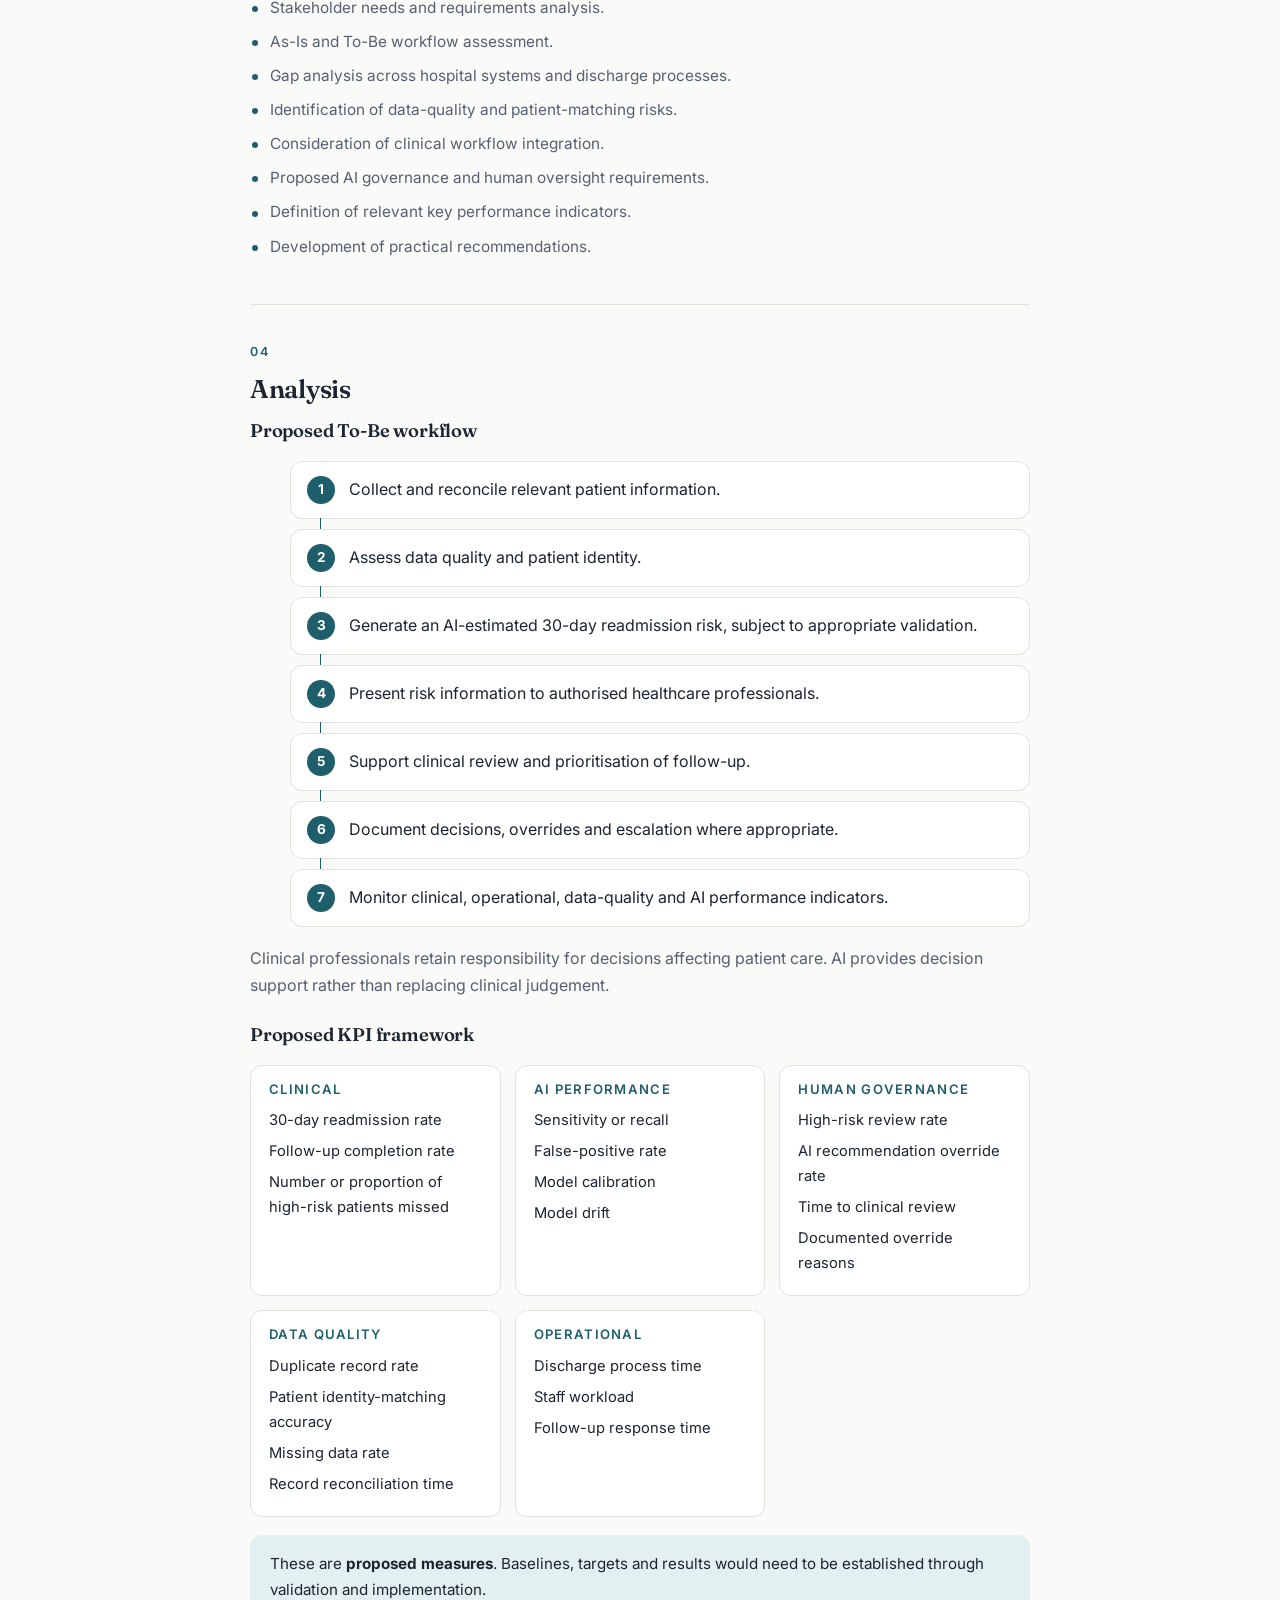
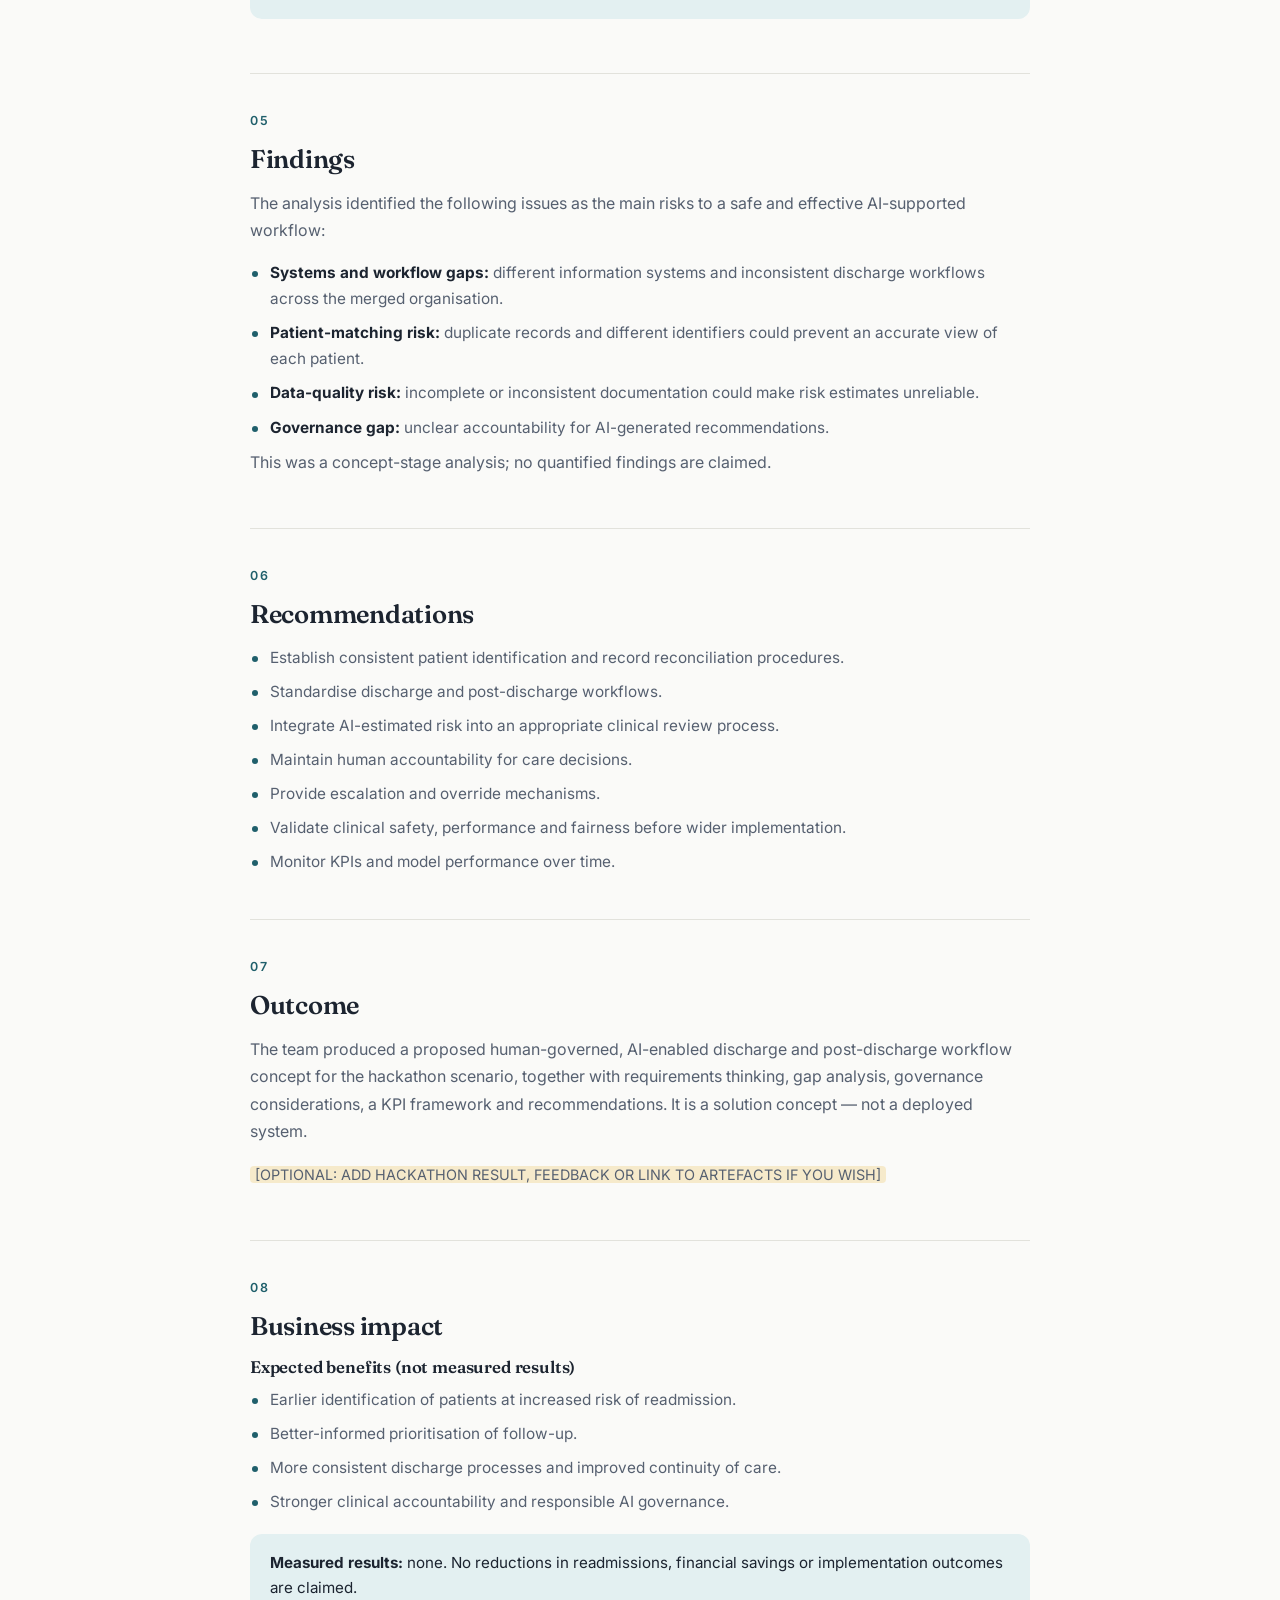
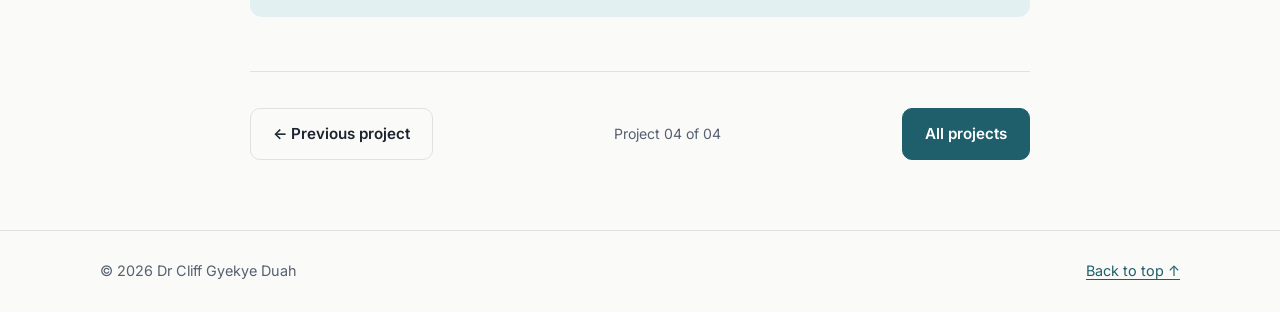
<file: ai-readmission.html>
<!DOCTYPE html>
<html lang="en-GB">
<head>
  <meta charset="utf-8">
  <meta name="viewport" content="width=device-width, initial-scale=1">
  <title>AI-Enabled Readmission Decision Support | Dr Cliff Gyekye Duah</title>
  <meta name="description" content="Case study: a human-governed, AI-enabled discharge and post-discharge workflow concept for Lakeside Health Network, developed in a collaborative healthcare business analyst hackathon.">
  <meta name="author" content="Dr Cliff Gyekye Duah">
  <meta name="theme-color" content="#1f5f6b">
  <link rel="icon" href="../favicon.ico" sizes="any">
  <link href="https://fonts.googleapis.com/css2?family=Fraunces:opsz,wght@9..144,500;9..144,600&family=Inter:wght@400;500;600&display=swap" rel="stylesheet">
  <link rel="stylesheet" href="../assets/css/style.css">
  <script>
    (function () {
      var t = null; try { t = localStorage.getItem("theme"); } catch (e) {}
      if (!t) t = window.matchMedia && matchMedia("(prefers-color-scheme: dark)").matches ? "dark" : "light";
      document.documentElement.setAttribute("data-theme", t);
    })();
  </script>
</head>
<body>
  <a class="skip-link" href="#main">Skip to content</a>
  <header class="nav">
    <div class="container">
      <a href="../index.html" class="brand" data-bind="name">Dr Cliff Gyekye Duah</a>
      <div class="nav-actions">
        <a class="btn secondary" style="padding:8px 14px" href="../index.html#projects">All projects</a>
        <button type="button" class="icon-btn" id="theme-toggle" aria-label="Toggle dark and light theme">
          <svg class="i-moon" viewBox="0 0 24 24"><path d="M21 12.8A9 9 0 1 1 11.2 3a7 7 0 0 0 9.8 9.8z"/></svg>
          <svg class="i-sun" viewBox="0 0 24 24"><circle cx="12" cy="12" r="4"/><path d="M12 2v2M12 20v2M4.9 4.9l1.4 1.4M17.7 17.7l1.4 1.4M2 12h2M20 12h2M4.9 19.1l1.4-1.4M17.7 6.3l1.4-1.4"/></svg>
        </button>
      </div>
    </div>
  </header>

  <main id="main">
    <section class="case-hero">
      <div class="container">
        <a class="back" href="../index.html#projects">← Back to projects</a>
        <p class="eyebrow case-count"><b>Project 04 of 04</b> Case study · HealthTech | AI | Business Analysis</p>
        <h1>AI-Enabled Readmission Decision Support</h1>
        <p class="section-intro" style="margin-bottom:0">A human-governed AI-enabled discharge and post-discharge workflow concept for Lakeside Health Network, supporting readmission risk assessment, discharge planning and follow-up prioritisation.</p>
        <div class="meta-grid">
          <div><span>Project type</span>Collaborative healthcare business analyst hackathon</div>
          <div><span>Dates</span>27–30 September <span class="placeholder">[INSERT YEAR]</span></div>
          <div><span>Scenario</span>Lakeside Health Network (merger of Lakeside General Hospital and Riverside Specialist Hospital)</div>
          <div><span>My role</span>Healthcare Business Analyst and hackathon team member</div>
        </div>
      </div>
    </section>

    <div class="container case-body">

      <section class="step" style="padding-bottom:36px">
        <p class="num">01</p>
        <h2>Business problem</h2>
        <p>The merger of two hospitals created operational and data-related challenges that could affect continuity of care, patient identification, risk assessment and timely post-discharge intervention:</p>
        <ul class="bullets">
          <li>Different hospital information systems.</li>
          <li>Inconsistent discharge workflows.</li>
          <li>Duplicate patient records and different patient identifiers.</li>
          <li>Inconsistent clinical documentation and data-quality problems.</li>
          <li>Potentially unreliable risk estimates when underlying data are incomplete or inconsistent.</li>
          <li>Uncertainty about accountability for AI-generated recommendations.</li>
        </ul>
      </section>

      <section class="step">
        <p class="num">02</p>
        <h2>Objective</h2>
        <p>Design a human-governed AI-enabled workflow that supports earlier identification of readmission risk, more consistent discharge planning, better prioritisation of post-discharge follow-up and stronger clinical governance.</p>
        <div class="callout"><p style="margin:0"><strong>Scope of my contribution.</strong> I contributed as a Healthcare Business Analyst within a team: business problem analysis, requirements thinking, stakeholder needs, workflow analysis, identification of data-quality gaps, solution design and consideration of human oversight. I did not independently develop an AI model, and no production system was deployed.</p></div>
      </section>

      <section class="step">
        <p class="num">03</p>
        <h2>Approach</h2>
        <p>The team applied the following business analysis activities:</p>
        <ul class="bullets">
          <li>Business problem identification and analysis.</li>
          <li>Stakeholder needs and requirements analysis.</li>
          <li>As-Is and To-Be workflow assessment.</li>
          <li>Gap analysis across hospital systems and discharge processes.</li>
          <li>Identification of data-quality and patient-matching risks.</li>
          <li>Consideration of clinical workflow integration.</li>
          <li>Proposed AI governance and human oversight requirements.</li>
          <li>Definition of relevant key performance indicators.</li>
          <li>Development of practical recommendations.</li>
        </ul>
      </section>

      <section class="step">
        <p class="num">04</p>
        <h2>Analysis</h2>
        <h3 style="font-size:1.15rem">Proposed To-Be workflow</h3>
        <ol class="flow" aria-label="Proposed workflow">
          <li>Collect and reconcile relevant patient information.</li>
          <li>Assess data quality and patient identity.</li>
          <li>Generate an AI-estimated 30-day readmission risk, subject to appropriate validation.</li>
          <li>Present risk information to authorised healthcare professionals.</li>
          <li>Support clinical review and prioritisation of follow-up.</li>
          <li>Document decisions, overrides and escalation where appropriate.</li>
          <li>Monitor clinical, operational, data-quality and AI performance indicators.</li>
        </ol>
        <p>Clinical professionals retain responsibility for decisions affecting patient care. AI provides decision support rather than replacing clinical judgement.</p>

        <h3 style="font-size:1.15rem;margin-top:1.6rem">Proposed KPI framework</h3>
        <div class="kpi-grid">
          <div><h3>Clinical</h3><ul><li>30-day readmission rate</li><li>Follow-up completion rate</li><li>Number or proportion of high-risk patients missed</li></ul></div>
          <div><h3>AI performance</h3><ul><li>Sensitivity or recall</li><li>False-positive rate</li><li>Model calibration</li><li>Model drift</li></ul></div>
          <div><h3>Human governance</h3><ul><li>High-risk review rate</li><li>AI recommendation override rate</li><li>Time to clinical review</li><li>Documented override reasons</li></ul></div>
          <div><h3>Data quality</h3><ul><li>Duplicate record rate</li><li>Patient identity-matching accuracy</li><li>Missing data rate</li><li>Record reconciliation time</li></ul></div>
          <div><h3>Operational</h3><ul><li>Discharge process time</li><li>Staff workload</li><li>Follow-up response time</li></ul></div>
        </div>
        <div class="callout"><p style="margin:0">These are <strong>proposed measures</strong>. Baselines, targets and results would need to be established through validation and implementation.</p></div>
      </section>

      <section class="step">
        <p class="num">05</p>
        <h2>Findings</h2>
        <p>The analysis identified the following issues as the main risks to a safe and effective AI-supported workflow:</p>
        <ul class="bullets">
          <li><strong>Systems and workflow gaps:</strong> different information systems and inconsistent discharge workflows across the merged organisation.</li>
          <li><strong>Patient-matching risk:</strong> duplicate records and different identifiers could prevent an accurate view of each patient.</li>
          <li><strong>Data-quality risk:</strong> incomplete or inconsistent documentation could make risk estimates unreliable.</li>
          <li><strong>Governance gap:</strong> unclear accountability for AI-generated recommendations.</li>
        </ul>
        <p>This was a concept-stage analysis; no quantified findings are claimed.</p>
      </section>

      <section class="step">
        <p class="num">06</p>
        <h2>Recommendations</h2>
        <ul class="bullets">
          <li>Establish consistent patient identification and record reconciliation procedures.</li>
          <li>Standardise discharge and post-discharge workflows.</li>
          <li>Integrate AI-estimated risk into an appropriate clinical review process.</li>
          <li>Maintain human accountability for care decisions.</li>
          <li>Provide escalation and override mechanisms.</li>
          <li>Validate clinical safety, performance and fairness before wider implementation.</li>
          <li>Monitor KPIs and model performance over time.</li>
        </ul>
      </section>

      <section class="step">
        <p class="num">07</p>
        <h2>Outcome</h2>
        <p>The team produced a proposed human-governed, AI-enabled discharge and post-discharge workflow concept for the hackathon scenario, together with requirements thinking, gap analysis, governance considerations, a KPI framework and recommendations. It is a solution concept — not a deployed system.</p>
        <p><span class="placeholder">[OPTIONAL: ADD HACKATHON RESULT, FEEDBACK OR LINK TO ARTEFACTS IF YOU WISH]</span></p>
      </section>

      <section class="step">
        <p class="num">08</p>
        <h2>Business impact</h2>
        <h3 style="font-size:1.05rem">Expected benefits (not measured results)</h3>
        <ul class="bullets">
          <li>Earlier identification of patients at increased risk of readmission.</li>
          <li>Better-informed prioritisation of follow-up.</li>
          <li>More consistent discharge processes and improved continuity of care.</li>
          <li>Stronger clinical accountability and responsible AI governance.</li>
        </ul>
        <div class="callout"><p style="margin:0"><strong>Measured results:</strong> none. No reductions in readmissions, financial savings or implementation outcomes are claimed.</p></div>
      </section>

      <div class="case-nav">
        <a class="btn secondary" href="drugstoc.html">← Previous project</a>
        <span class="mid">Project 04 of 04</span>
        <a class="btn" href="../index.html#projects">All projects</a>
      </div>
    </div>
  </main>

  <footer><div class="container"><span>© <span id="year"></span> <span data-bind="name">Dr Cliff Gyekye Duah</span></span><a href="#main">Back to top ↑</a></div></footer>
  <script src="../assets/js/data.js"></script>
  <script src="../assets/js/script.js"></script>
</body>
</html>
</file>
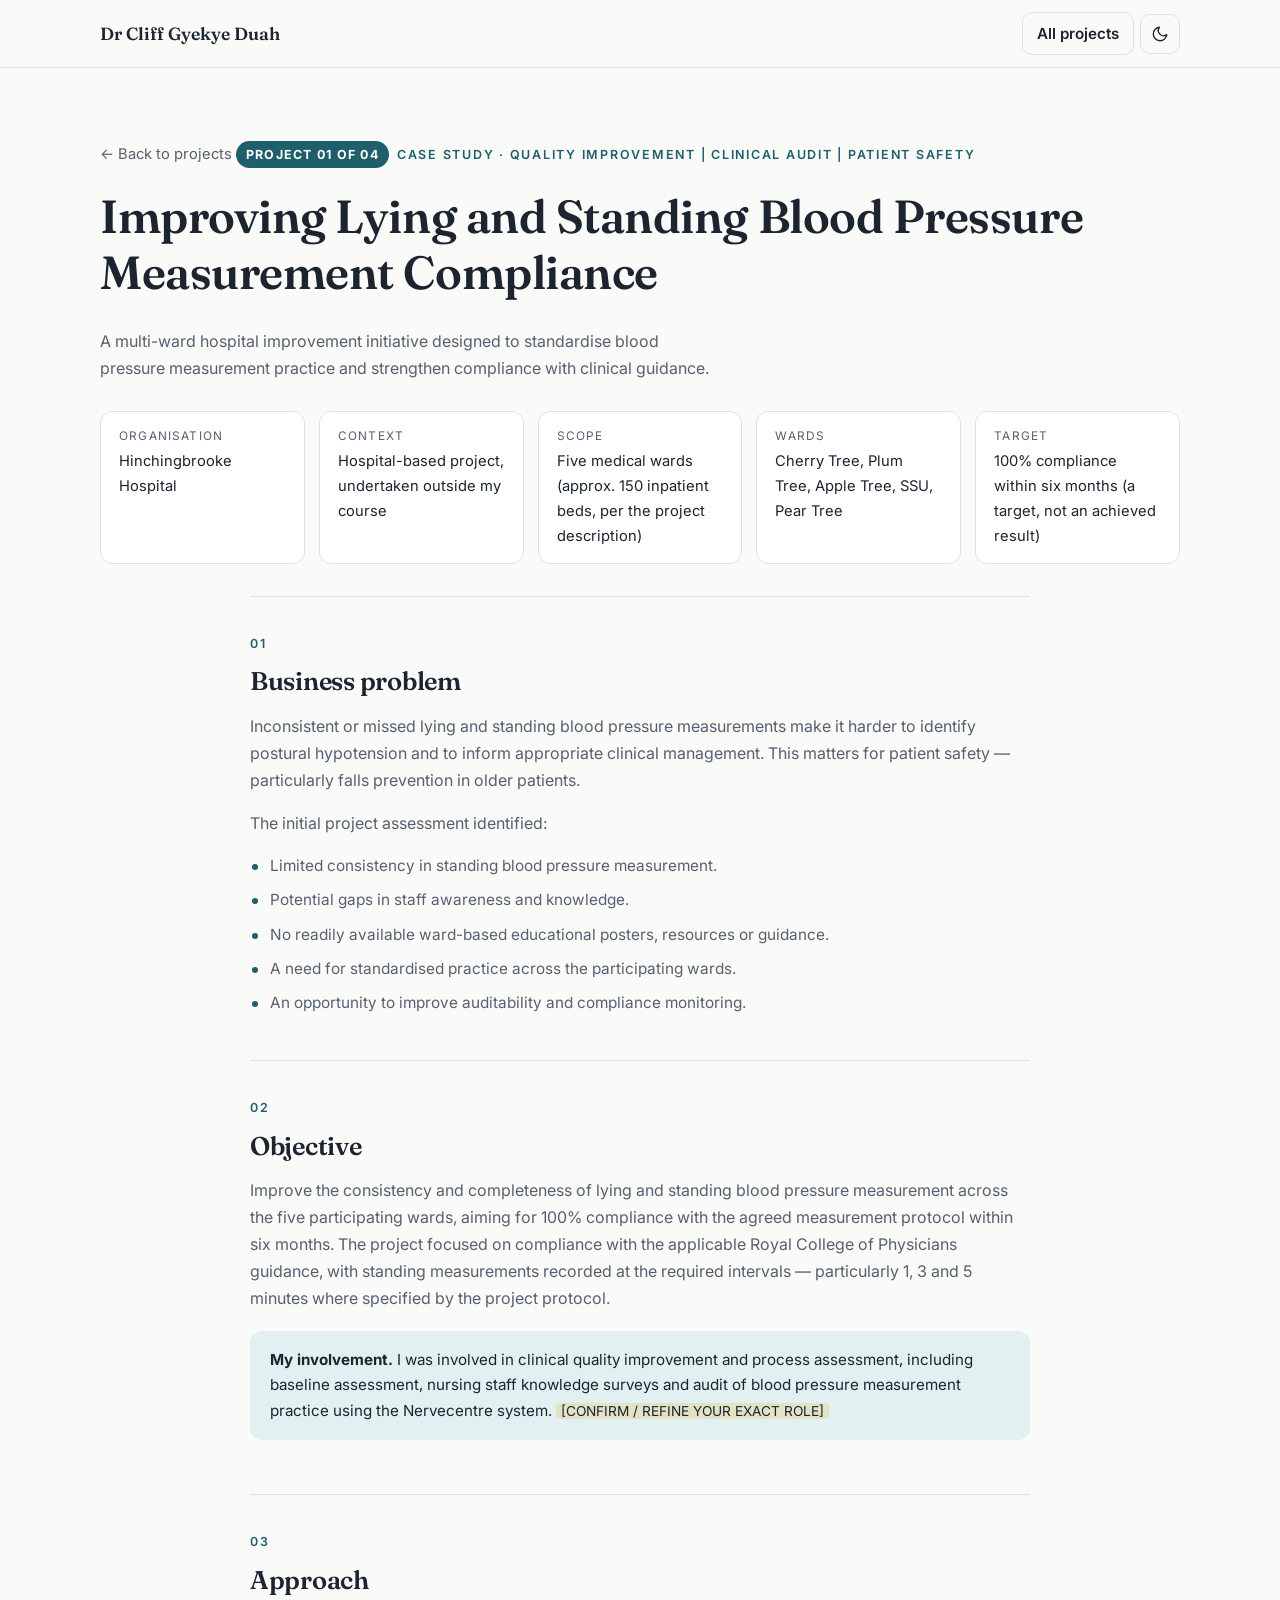
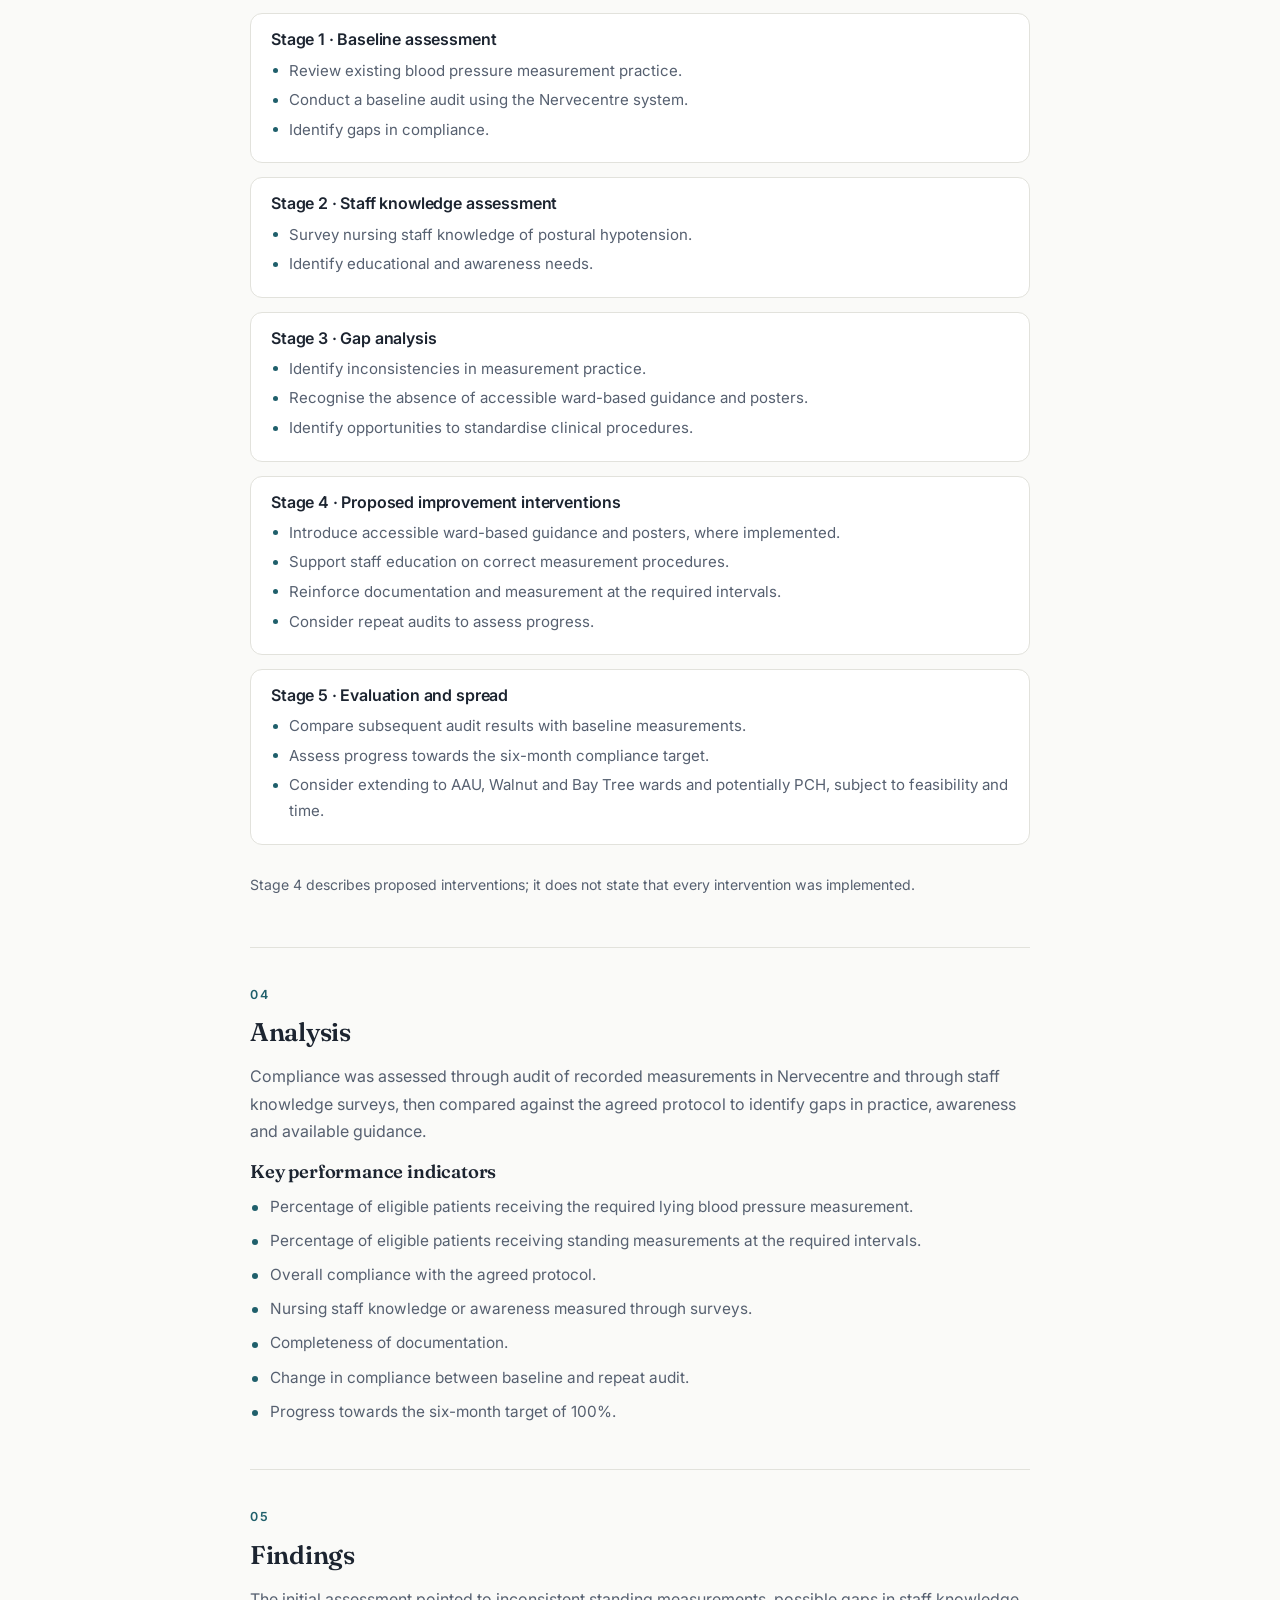
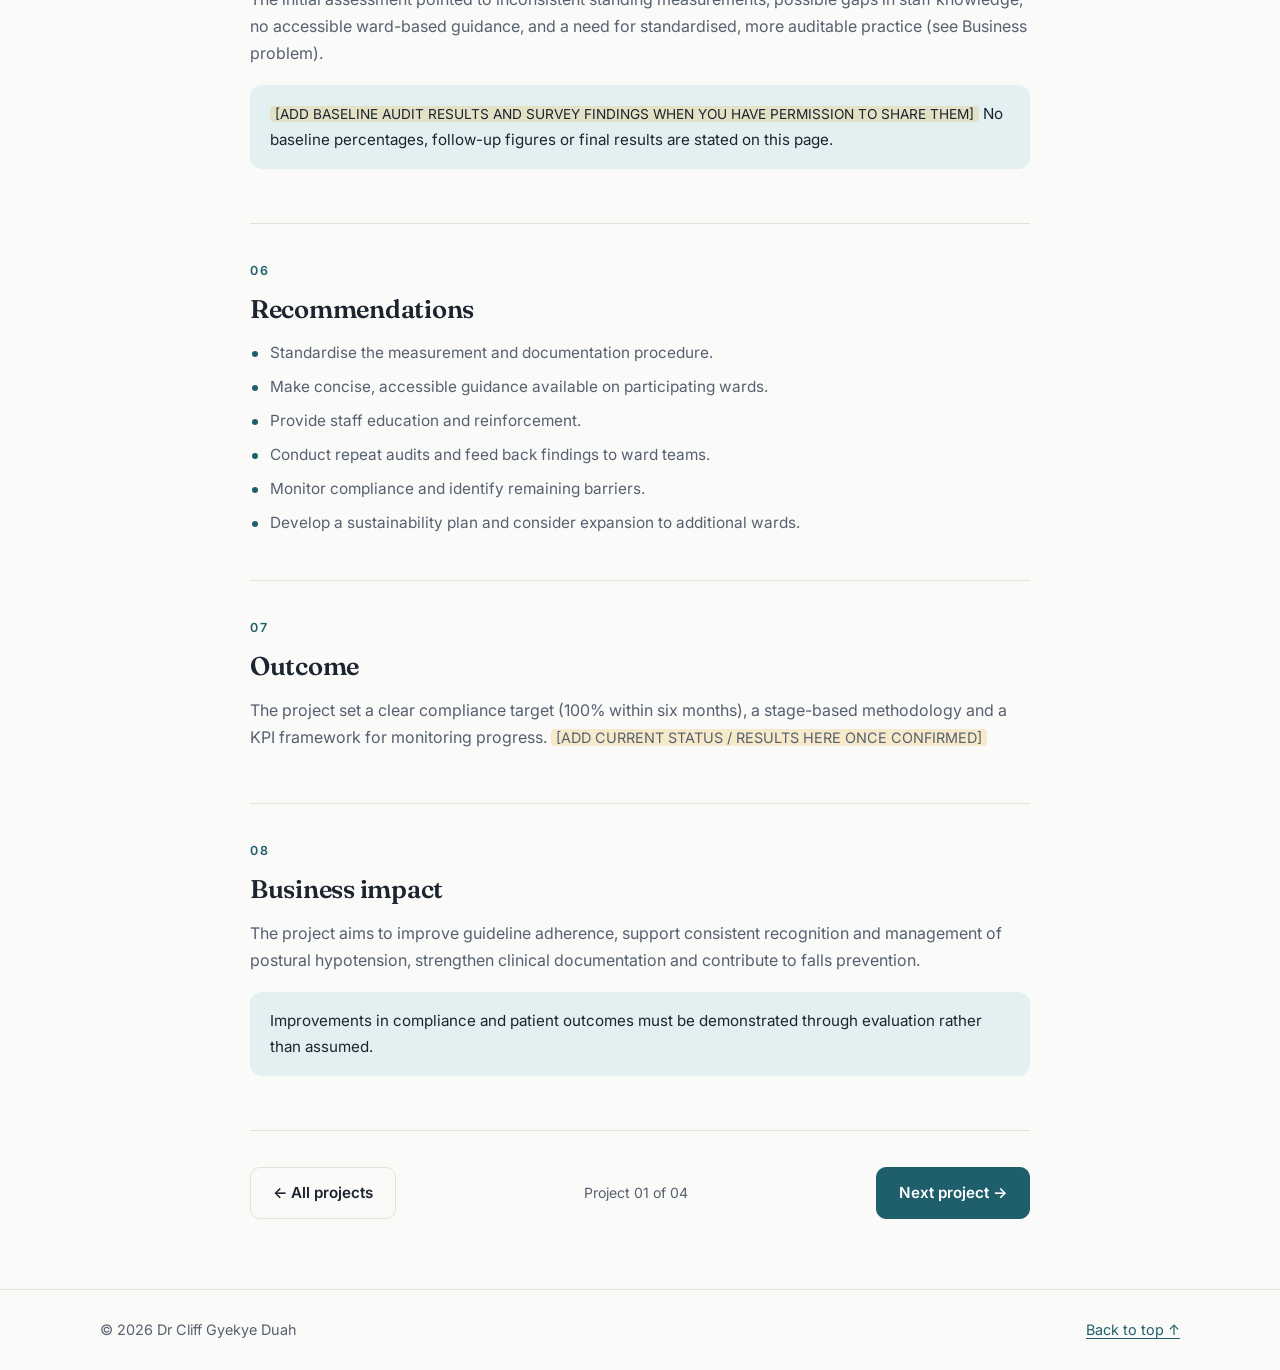
<file: bp-compliance.html>
<!DOCTYPE html>
<html lang="en-GB">
<head>
  <meta charset="utf-8">
  <meta name="viewport" content="width=device-width, initial-scale=1">
  <title>Improving Lying and Standing Blood Pressure Measurement Compliance | Dr Cliff Gyekye Duah</title>
  <meta name="description" content="Case study: a multi-ward quality improvement project at Hinchingbrooke Hospital to standardise lying and standing blood pressure measurement and support falls prevention.">
  <meta name="author" content="Dr Cliff Gyekye Duah">
  <meta name="theme-color" content="#1f5f6b">
  <link rel="icon" href="../favicon.ico" sizes="any">
  <link href="https://fonts.googleapis.com/css2?family=Fraunces:opsz,wght@9..144,500;9..144,600&family=Inter:wght@400;500;600&display=swap" rel="stylesheet">
  <link rel="stylesheet" href="../assets/css/style.css">
  <script>
    (function () {
      var t = null; try { t = localStorage.getItem("theme"); } catch (e) {}
      if (!t) t = window.matchMedia && matchMedia("(prefers-color-scheme: dark)").matches ? "dark" : "light";
      document.documentElement.setAttribute("data-theme", t);
    })();
  </script>
</head>
<body>
  <a class="skip-link" href="#main">Skip to content</a>
  <header class="nav">
    <div class="container">
      <a href="../index.html" class="brand" data-bind="name">Dr Cliff Gyekye Duah</a>
      <div class="nav-actions">
        <a class="btn secondary" style="padding:8px 14px" href="../index.html#projects">All projects</a>
        <button type="button" class="icon-btn" id="theme-toggle" aria-label="Toggle dark and light theme">
          <svg class="i-moon" viewBox="0 0 24 24"><path d="M21 12.8A9 9 0 1 1 11.2 3a7 7 0 0 0 9.8 9.8z"/></svg>
          <svg class="i-sun" viewBox="0 0 24 24"><circle cx="12" cy="12" r="4"/><path d="M12 2v2M12 20v2M4.9 4.9l1.4 1.4M17.7 17.7l1.4 1.4M2 12h2M20 12h2M4.9 19.1l1.4-1.4M17.7 6.3l1.4-1.4"/></svg>
        </button>
      </div>
    </div>
  </header>

  <main id="main">
    <section class="case-hero">
      <div class="container">
        <a class="back" href="../index.html#projects">← Back to projects</a>
        <p class="eyebrow case-count"><b>Project 01 of 04</b> Case study · Quality Improvement | Clinical Audit | Patient Safety</p>
        <h1>Improving Lying and Standing Blood Pressure Measurement Compliance</h1>
        <p class="section-intro" style="margin-bottom:0">A multi-ward hospital improvement initiative designed to standardise blood pressure measurement practice and strengthen compliance with clinical guidance.</p>
        <div class="meta-grid">
          <div><span>Organisation</span>Hinchingbrooke Hospital</div>
          <div><span>Context</span>Hospital-based project, undertaken outside my course</div>
          <div><span>Scope</span>Five medical wards (approx. 150 inpatient beds, per the project description)</div>
          <div><span>Wards</span>Cherry Tree, Plum Tree, Apple Tree, SSU, Pear Tree</div>
          <div><span>Target</span>100% compliance within six months (a target, not an achieved result)</div>
        </div>
      </div>
    </section>

    <div class="container case-body">

      <section class="step">
        <p class="num">01</p>
        <h2>Business problem</h2>
        <p>Inconsistent or missed lying and standing blood pressure measurements make it harder to identify postural hypotension and to inform appropriate clinical management. This matters for patient safety — particularly falls prevention in older patients.</p>
        <p>The initial project assessment identified:</p>
        <ul class="bullets">
          <li>Limited consistency in standing blood pressure measurement.</li>
          <li>Potential gaps in staff awareness and knowledge.</li>
          <li>No readily available ward-based educational posters, resources or guidance.</li>
          <li>A need for standardised practice across the participating wards.</li>
          <li>An opportunity to improve auditability and compliance monitoring.</li>
        </ul>
      </section>

      <section class="step">
        <p class="num">02</p>
        <h2>Objective</h2>
        <p>Improve the consistency and completeness of lying and standing blood pressure measurement across the five participating wards, aiming for 100% compliance with the agreed measurement protocol within six months. The project focused on compliance with the applicable Royal College of Physicians guidance, with standing measurements recorded at the required intervals — particularly 1, 3 and 5 minutes where specified by the project protocol.</p>
        <div class="callout"><p style="margin:0"><strong>My involvement.</strong> I was involved in clinical quality improvement and process assessment, including baseline assessment, nursing staff knowledge surveys and audit of blood pressure measurement practice using the Nervecentre system. <span class="placeholder">[CONFIRM / REFINE YOUR EXACT ROLE]</span></p></div>
      </section>

      <section class="step">
        <p class="num">03</p>
        <h2>Approach</h2>
        <div class="stages">
          <div class="stage"><h3>Stage 1 · Baseline assessment</h3><ul><li>Review existing blood pressure measurement practice.</li><li>Conduct a baseline audit using the Nervecentre system.</li><li>Identify gaps in compliance.</li></ul></div>
          <div class="stage"><h3>Stage 2 · Staff knowledge assessment</h3><ul><li>Survey nursing staff knowledge of postural hypotension.</li><li>Identify educational and awareness needs.</li></ul></div>
          <div class="stage"><h3>Stage 3 · Gap analysis</h3><ul><li>Identify inconsistencies in measurement practice.</li><li>Recognise the absence of accessible ward-based guidance and posters.</li><li>Identify opportunities to standardise clinical procedures.</li></ul></div>
          <div class="stage"><h3>Stage 4 · Proposed improvement interventions</h3><ul><li>Introduce accessible ward-based guidance and posters, where implemented.</li><li>Support staff education on correct measurement procedures.</li><li>Reinforce documentation and measurement at the required intervals.</li><li>Consider repeat audits to assess progress.</li></ul></div>
          <div class="stage"><h3>Stage 5 · Evaluation and spread</h3><ul><li>Compare subsequent audit results with baseline measurements.</li><li>Assess progress towards the six-month compliance target.</li><li>Consider extending to AAU, Walnut and Bay Tree wards and potentially PCH, subject to feasibility and time.</li></ul></div>
        </div>
        <p class="note">Stage 4 describes proposed interventions; it does not state that every intervention was implemented.</p>
      </section>

      <section class="step">
        <p class="num">04</p>
        <h2>Analysis</h2>
        <p>Compliance was assessed through audit of recorded measurements in Nervecentre and through staff knowledge surveys, then compared against the agreed protocol to identify gaps in practice, awareness and available guidance.</p>
        <h3 style="font-size:1.15rem">Key performance indicators</h3>
        <ul class="bullets">
          <li>Percentage of eligible patients receiving the required lying blood pressure measurement.</li>
          <li>Percentage of eligible patients receiving standing measurements at the required intervals.</li>
          <li>Overall compliance with the agreed protocol.</li>
          <li>Nursing staff knowledge or awareness measured through surveys.</li>
          <li>Completeness of documentation.</li>
          <li>Change in compliance between baseline and repeat audit.</li>
          <li>Progress towards the six-month target of 100%.</li>
        </ul>
      </section>

      <section class="step">
        <p class="num">05</p>
        <h2>Findings</h2>
        <p>The initial assessment pointed to inconsistent standing measurements, possible gaps in staff knowledge, no accessible ward-based guidance, and a need for standardised, more auditable practice (see Business problem).</p>
        <div class="callout"><p style="margin:0"><span class="placeholder">[ADD BASELINE AUDIT RESULTS AND SURVEY FINDINGS WHEN YOU HAVE PERMISSION TO SHARE THEM]</span> No baseline percentages, follow-up figures or final results are stated on this page.</p></div>
      </section>

      <section class="step">
        <p class="num">06</p>
        <h2>Recommendations</h2>
        <ul class="bullets">
          <li>Standardise the measurement and documentation procedure.</li>
          <li>Make concise, accessible guidance available on participating wards.</li>
          <li>Provide staff education and reinforcement.</li>
          <li>Conduct repeat audits and feed back findings to ward teams.</li>
          <li>Monitor compliance and identify remaining barriers.</li>
          <li>Develop a sustainability plan and consider expansion to additional wards.</li>
        </ul>
      </section>

      <section class="step">
        <p class="num">07</p>
        <h2>Outcome</h2>
        <p>The project set a clear compliance target (100% within six months), a stage-based methodology and a KPI framework for monitoring progress. <span class="placeholder">[ADD CURRENT STATUS / RESULTS HERE ONCE CONFIRMED]</span></p>
      </section>

      <section class="step">
        <p class="num">08</p>
        <h2>Business impact</h2>
        <p>The project aims to improve guideline adherence, support consistent recognition and management of postural hypotension, strengthen clinical documentation and contribute to falls prevention.</p>
        <div class="callout"><p style="margin:0">Improvements in compliance and patient outcomes must be demonstrated through evaluation rather than assumed.</p></div>
      </section>

      <div class="case-nav">
        <a class="btn secondary" href="../index.html#projects">← All projects</a>
        <span class="mid">Project 01 of 04</span>
        <a class="btn" href="doctolib.html">Next project →</a>
      </div>
    </div>
  </main>

  <footer><div class="container"><span>© <span id="year"></span> <span data-bind="name">Dr Cliff Gyekye Duah</span></span><a href="#main">Back to top ↑</a></div></footer>
  <script src="../assets/js/data.js"></script>
  <script src="../assets/js/script.js"></script>
</body>
</html>
</file>
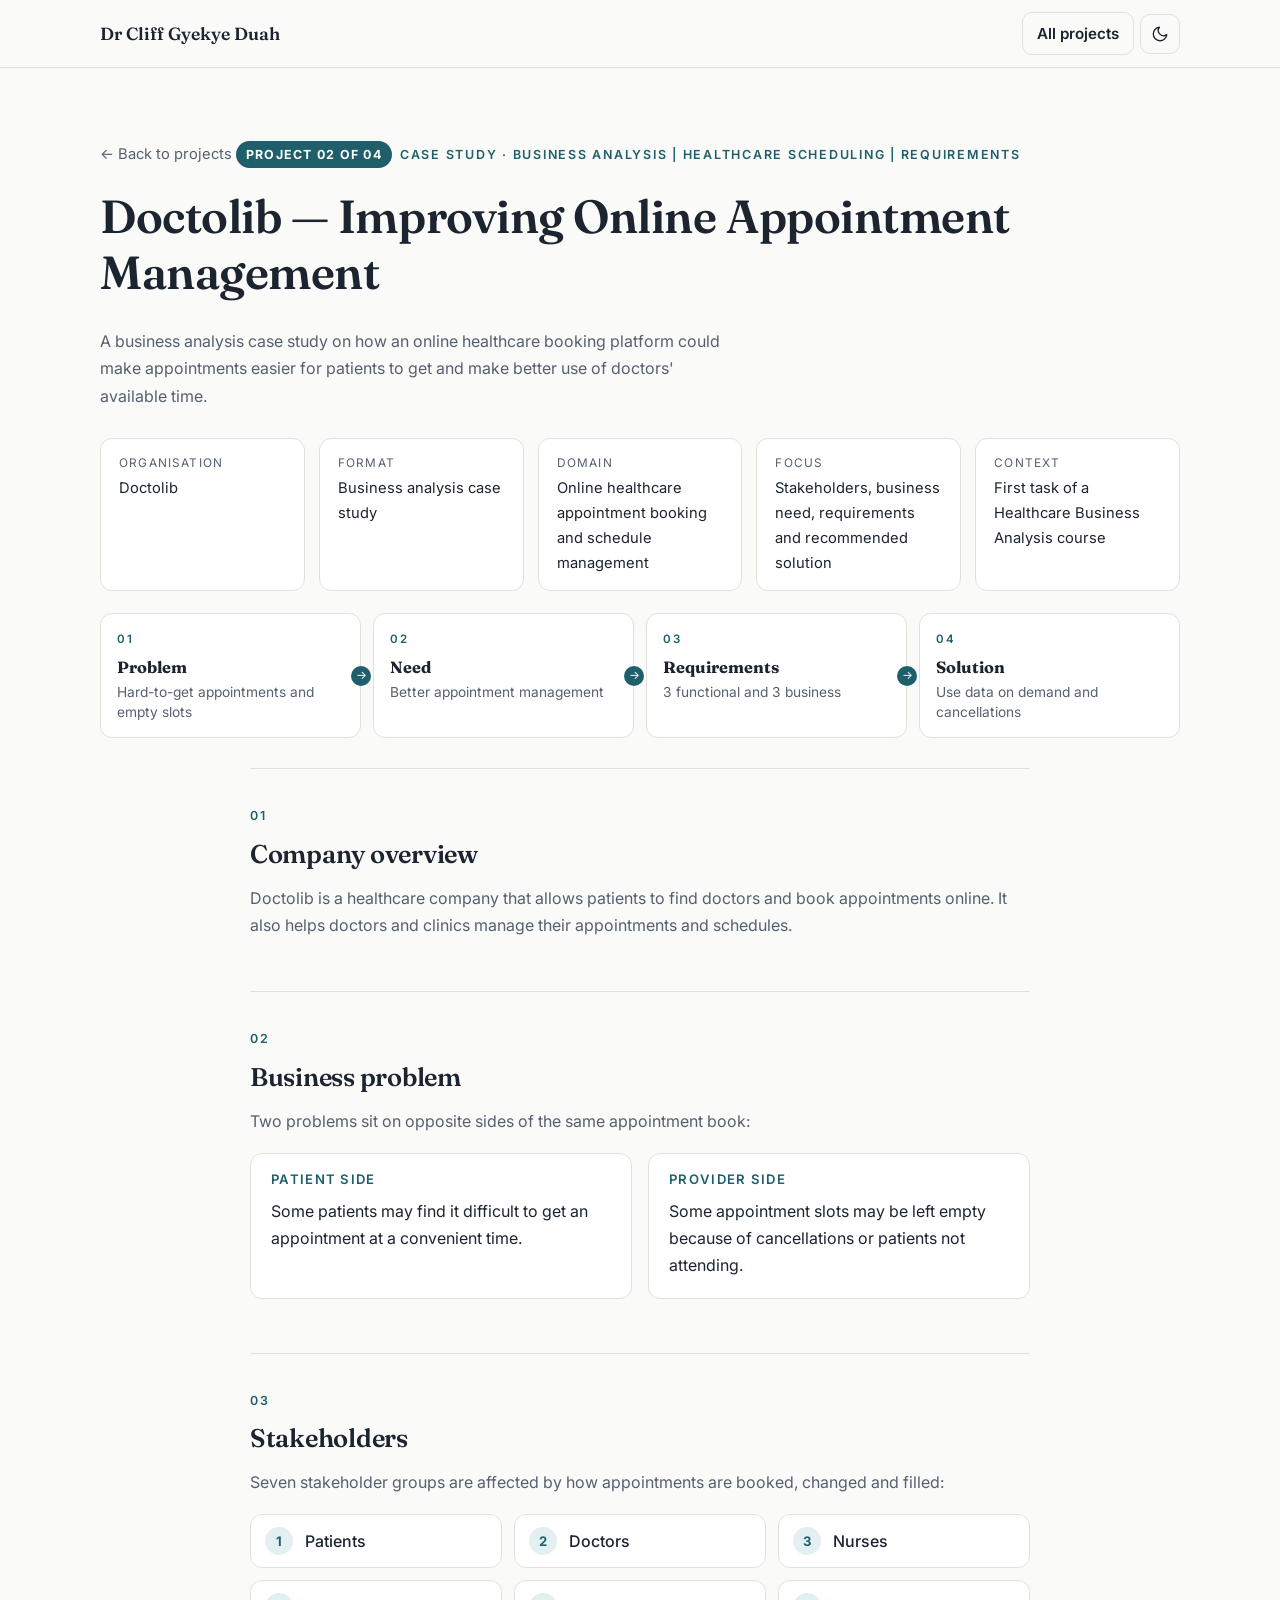
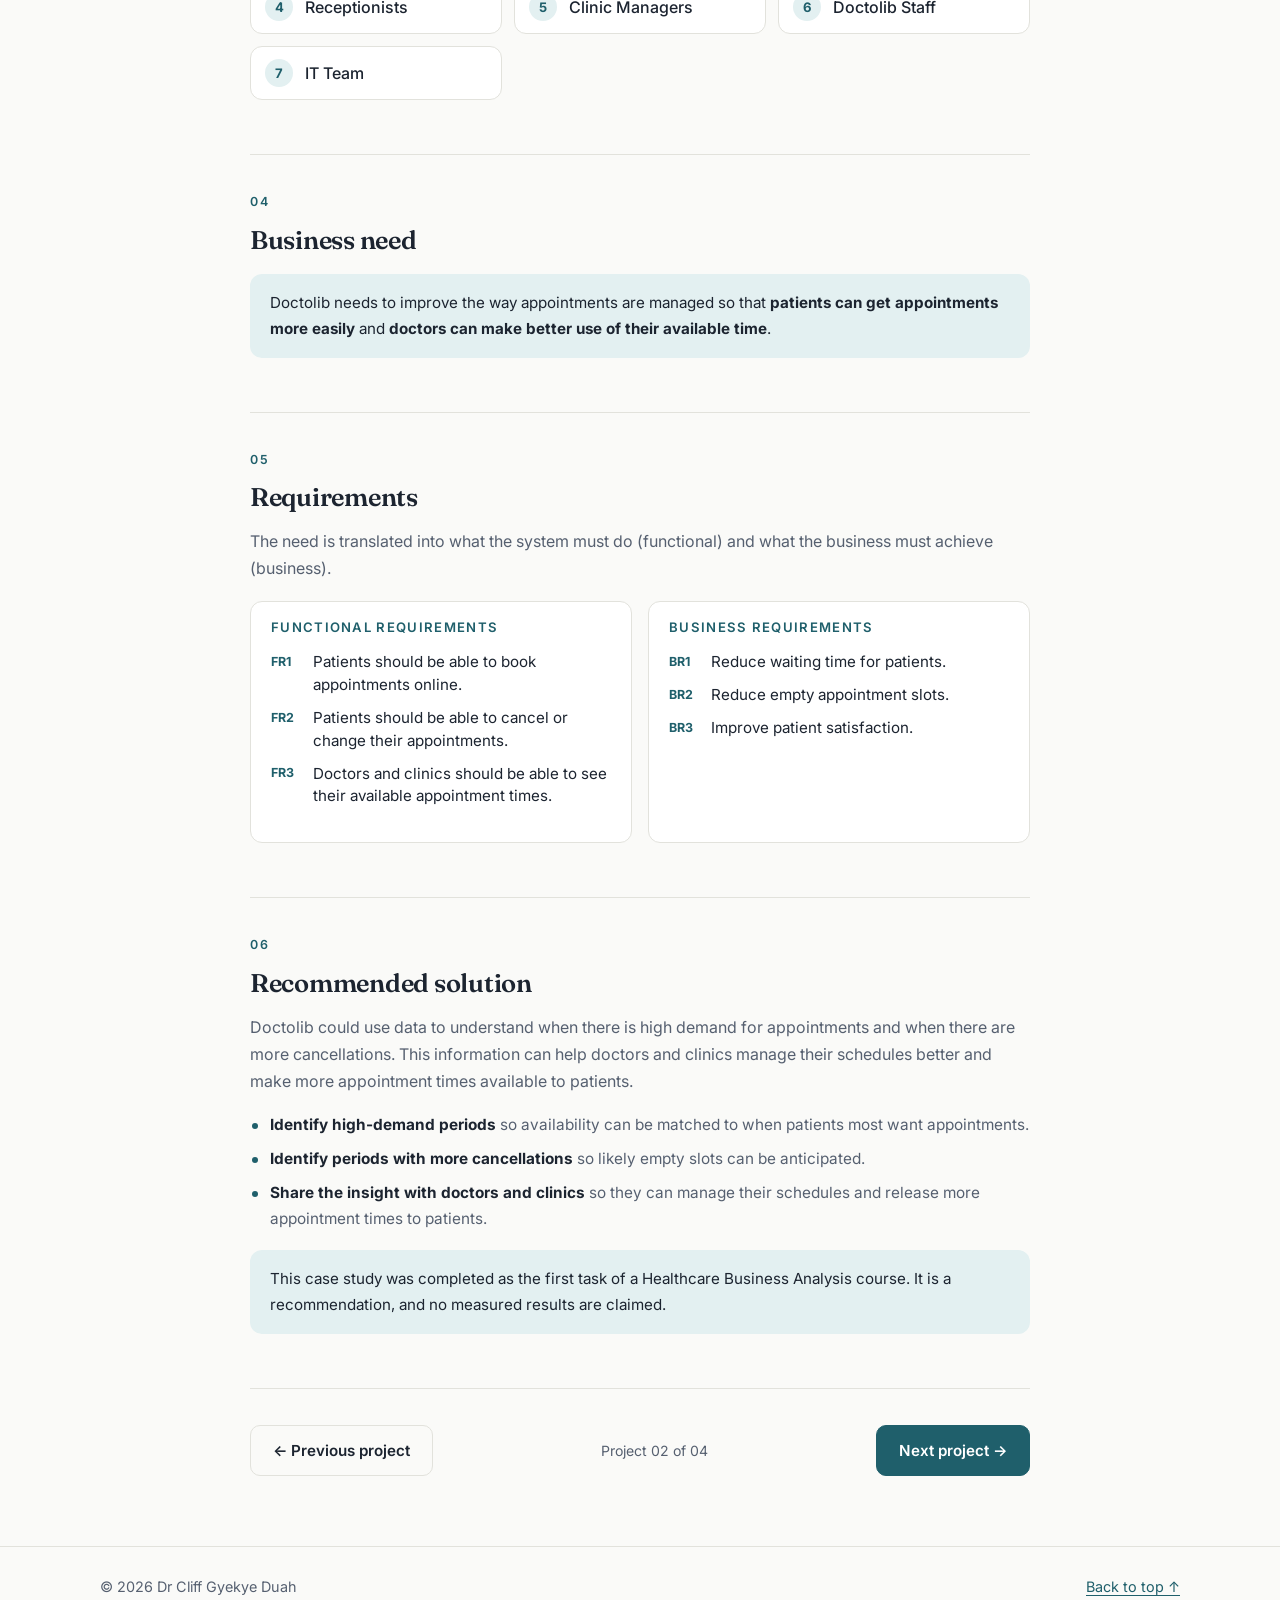
<file: doctolib.html>
<!DOCTYPE html>
<html lang="en-GB">
<head>
  <meta charset="utf-8">
  <meta name="viewport" content="width=device-width, initial-scale=1">
  <title>Doctolib — Appointment Management Business Analysis | Dr Cliff Gyekye Duah</title>
  <meta name="description" content="Case study: business analysis of online appointment management for Doctolib, covering stakeholders, business need, functional and business requirements and a data-informed scheduling recommendation.">
  <meta name="author" content="Dr Cliff Gyekye Duah">
  <meta name="theme-color" content="#1f5f6b">
  <link rel="icon" href="../favicon.ico" sizes="any">
  <link href="https://fonts.googleapis.com/css2?family=Fraunces:opsz,wght@9..144,500;9..144,600&family=Inter:wght@400;500;600&display=swap" rel="stylesheet">
  <link rel="stylesheet" href="../assets/css/style.css">
  <script>
    (function () {
      var t = null; try { t = localStorage.getItem("theme"); } catch (e) {}
      if (!t) t = window.matchMedia && matchMedia("(prefers-color-scheme: dark)").matches ? "dark" : "light";
      document.documentElement.setAttribute("data-theme", t);
    })();
  </script>
</head>
<body>
  <a class="skip-link" href="#main">Skip to content</a>
  <header class="nav">
    <div class="container">
      <a href="../index.html" class="brand" data-bind="name">Dr Cliff Gyekye Duah</a>
      <div class="nav-actions">
        <a class="btn secondary" style="padding:8px 14px" href="../index.html#projects">All projects</a>
        <button type="button" class="icon-btn" id="theme-toggle" aria-label="Toggle dark and light theme">
          <svg class="i-moon" viewBox="0 0 24 24"><path d="M21 12.8A9 9 0 1 1 11.2 3a7 7 0 0 0 9.8 9.8z"/></svg>
          <svg class="i-sun" viewBox="0 0 24 24"><circle cx="12" cy="12" r="4"/><path d="M12 2v2M12 20v2M4.9 4.9l1.4 1.4M17.7 17.7l1.4 1.4M2 12h2M20 12h2M4.9 19.1l1.4-1.4M17.7 6.3l1.4-1.4"/></svg>
        </button>
      </div>
    </div>
  </header>

  <main id="main">
    <section class="case-hero">
      <div class="container">
        <a class="back" href="../index.html#projects">← Back to projects</a>
        <p class="eyebrow case-count"><b>Project 02 of 04</b> Case study · Business Analysis | Healthcare Scheduling | Requirements</p>
        <h1>Doctolib — Improving Online Appointment Management</h1>
        <p class="section-intro" style="margin-bottom:0">A business analysis case study on how an online healthcare booking platform could make appointments easier for patients to get and make better use of doctors' available time.</p>
        <div class="meta-grid">
          <div><span>Organisation</span>Doctolib</div>
          <div><span>Format</span>Business analysis case study</div>
          <div><span>Domain</span>Online healthcare appointment booking and schedule management</div>
          <div><span>Focus</span>Stakeholders, business need, requirements and recommended solution</div>
          <div><span>Context</span>First task of a Healthcare Business Analysis course</div>
        </div>
        <div class="journey" aria-label="Case study at a glance">
          <div><strong>Problem</strong><span>Hard-to-get appointments and empty slots</span></div>
          <div><strong>Need</strong><span>Better appointment management</span></div>
          <div><strong>Requirements</strong><span>3 functional and 3 business</span></div>
          <div><strong>Solution</strong><span>Use data on demand and cancellations</span></div>
        </div>
      </div>
    </section>

    <div class="container case-body">

      <section class="step">
        <p class="num">01</p>
        <h2>Company overview</h2>
        <p>Doctolib is a healthcare company that allows patients to find doctors and book appointments online. It also helps doctors and clinics manage their appointments and schedules.</p>
      </section>

      <section class="step">
        <p class="num">02</p>
        <h2>Business problem</h2>
        <p>Two problems sit on opposite sides of the same appointment book:</p>
        <div class="req-cols">
          <div class="req-card"><h3>Patient side</h3><p style="margin:0;color:var(--text)">Some patients may find it difficult to get an appointment at a convenient time.</p></div>
          <div class="req-card"><h3>Provider side</h3><p style="margin:0;color:var(--text)">Some appointment slots may be left empty because of cancellations or patients not attending.</p></div>
        </div>
      </section>

      <section class="step">
        <p class="num">03</p>
        <h2>Stakeholders</h2>
        <p>Seven stakeholder groups are affected by how appointments are booked, changed and filled:</p>
        <ol class="people">
          <li>Patients</li>
          <li>Doctors</li>
          <li>Nurses</li>
          <li>Receptionists</li>
          <li>Clinic Managers</li>
          <li>Doctolib Staff</li>
          <li>IT Team</li>
        </ol>
      </section>

      <section class="step">
        <p class="num">04</p>
        <h2>Business need</h2>
        <div class="callout"><p style="margin:0">Doctolib needs to improve the way appointments are managed so that <strong>patients can get appointments more easily</strong> and <strong>doctors can make better use of their available time</strong>.</p></div>
      </section>

      <section class="step">
        <p class="num">05</p>
        <h2>Requirements</h2>
        <p>The need is translated into what the system must do (functional) and what the business must achieve (business).</p>
        <div class="req-cols">
          <div class="req-card">
            <h3>Functional requirements</h3>
            <ol>
              <li data-id="FR1">Patients should be able to book appointments online.</li>
              <li data-id="FR2">Patients should be able to cancel or change their appointments.</li>
              <li data-id="FR3">Doctors and clinics should be able to see their available appointment times.</li>
            </ol>
          </div>
          <div class="req-card">
            <h3>Business requirements</h3>
            <ol>
              <li data-id="BR1">Reduce waiting time for patients.</li>
              <li data-id="BR2">Reduce empty appointment slots.</li>
              <li data-id="BR3">Improve patient satisfaction.</li>
            </ol>
          </div>
        </div>
      </section>

      <section class="step">
        <p class="num">06</p>
        <h2>Recommended solution</h2>
        <p>Doctolib could use data to understand when there is high demand for appointments and when there are more cancellations. This information can help doctors and clinics manage their schedules better and make more appointment times available to patients.</p>
        <ul class="bullets">
          <li><strong>Identify high-demand periods</strong> so availability can be matched to when patients most want appointments.</li>
          <li><strong>Identify periods with more cancellations</strong> so likely empty slots can be anticipated.</li>
          <li><strong>Share the insight with doctors and clinics</strong> so they can manage their schedules and release more appointment times to patients.</li>
        </ul>
        <div class="callout"><p style="margin:0">This case study was completed as the first task of a Healthcare Business Analysis course. It is a recommendation, and no measured results are claimed.</p></div>
      </section>

      <div class="case-nav">
        <a class="btn secondary" href="bp-compliance.html">← Previous project</a>
        <span class="mid">Project 02 of 04</span>
        <a class="btn" href="drugstoc.html">Next project →</a>
      </div>
    </div>
  </main>

  <footer><div class="container"><span>© <span id="year"></span> <span data-bind="name">Dr Cliff Gyekye Duah</span></span><a href="#main">Back to top ↑</a></div></footer>
  <script src="../assets/js/data.js"></script>
  <script src="../assets/js/script.js"></script>
</body>
</html>
</file>
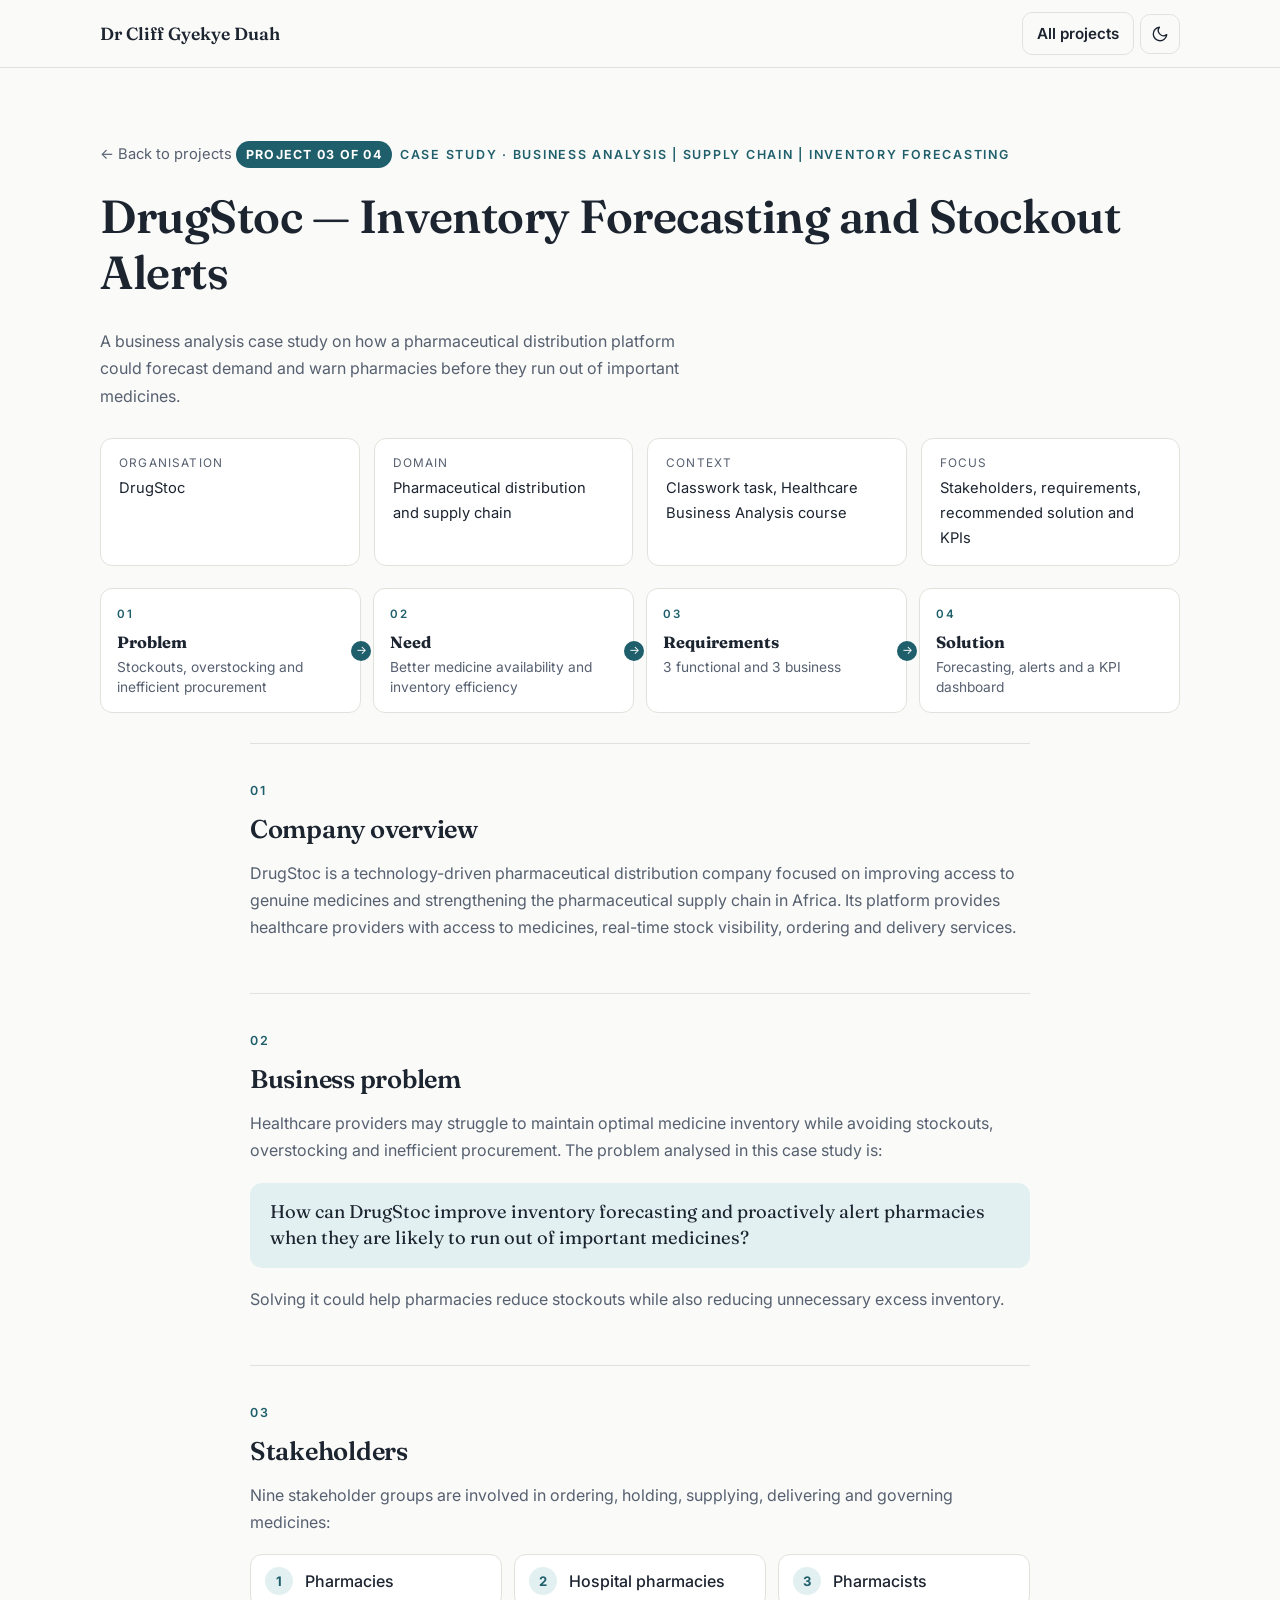
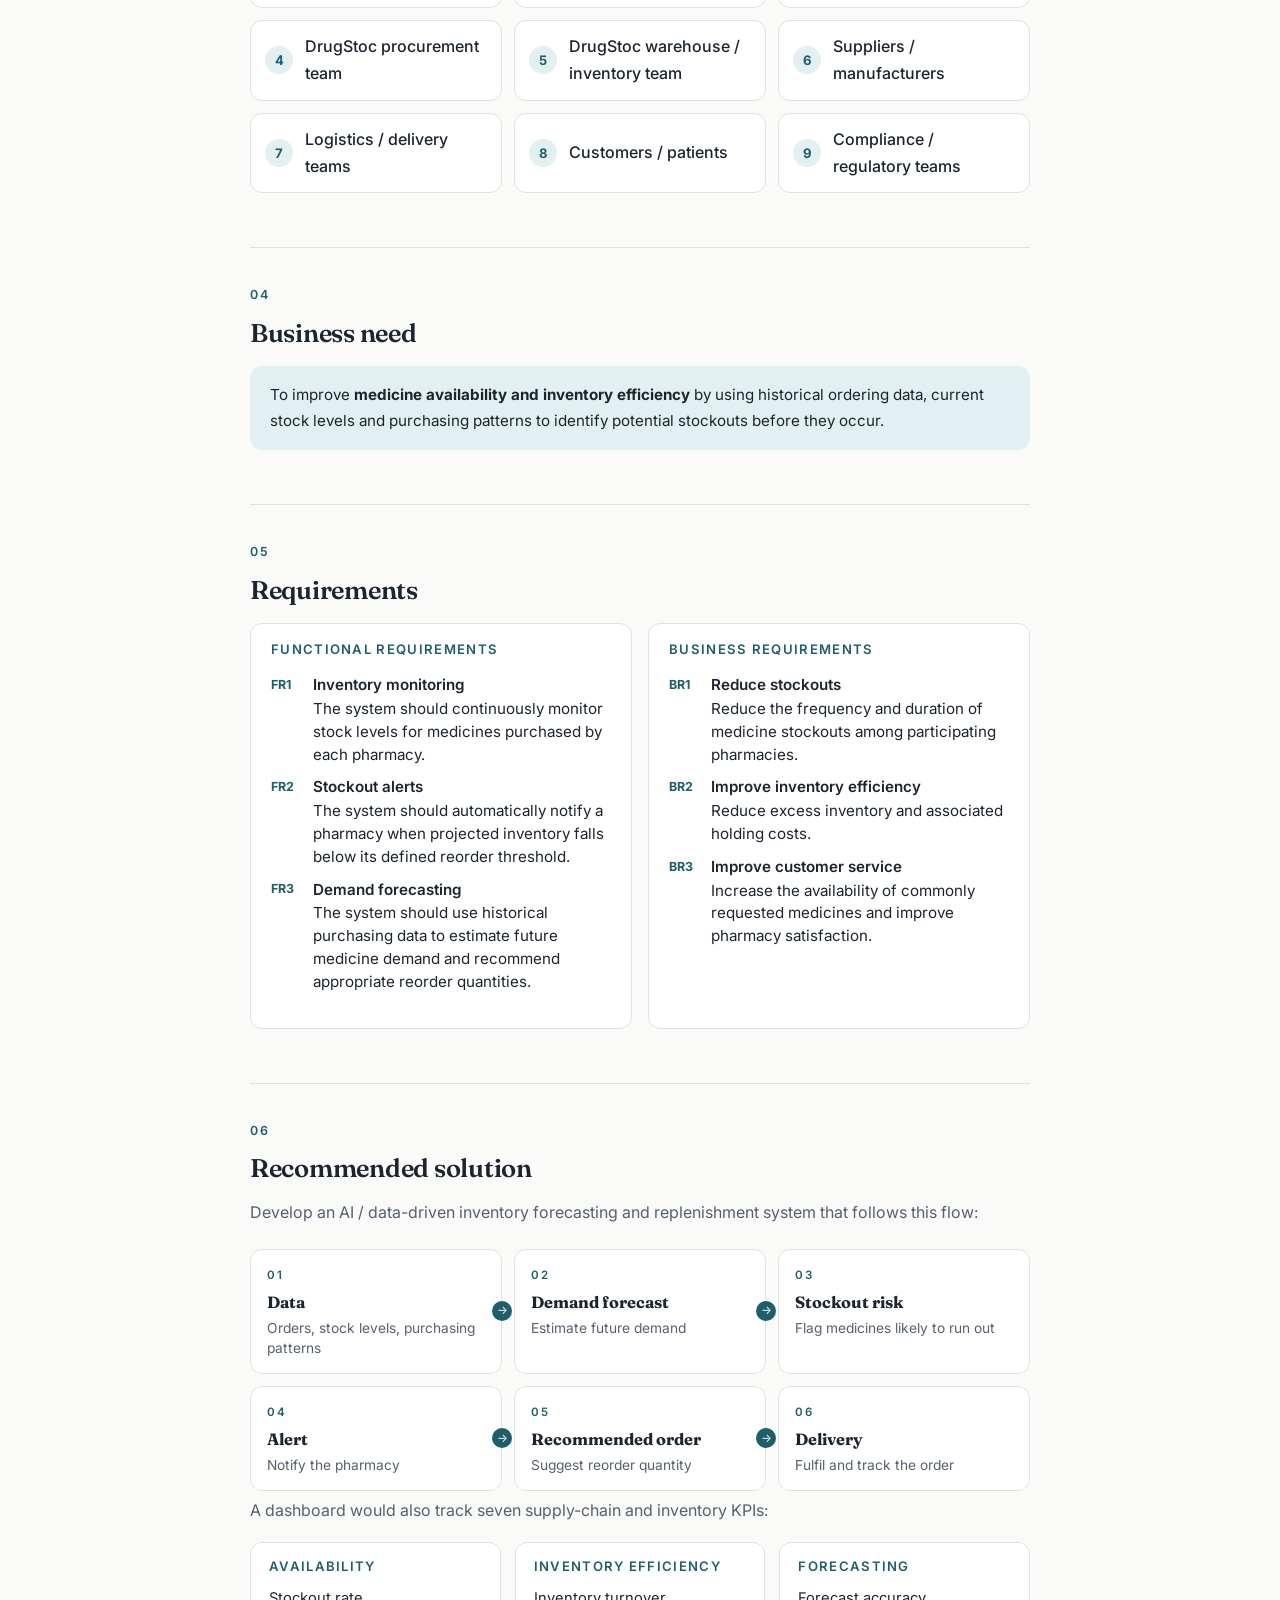
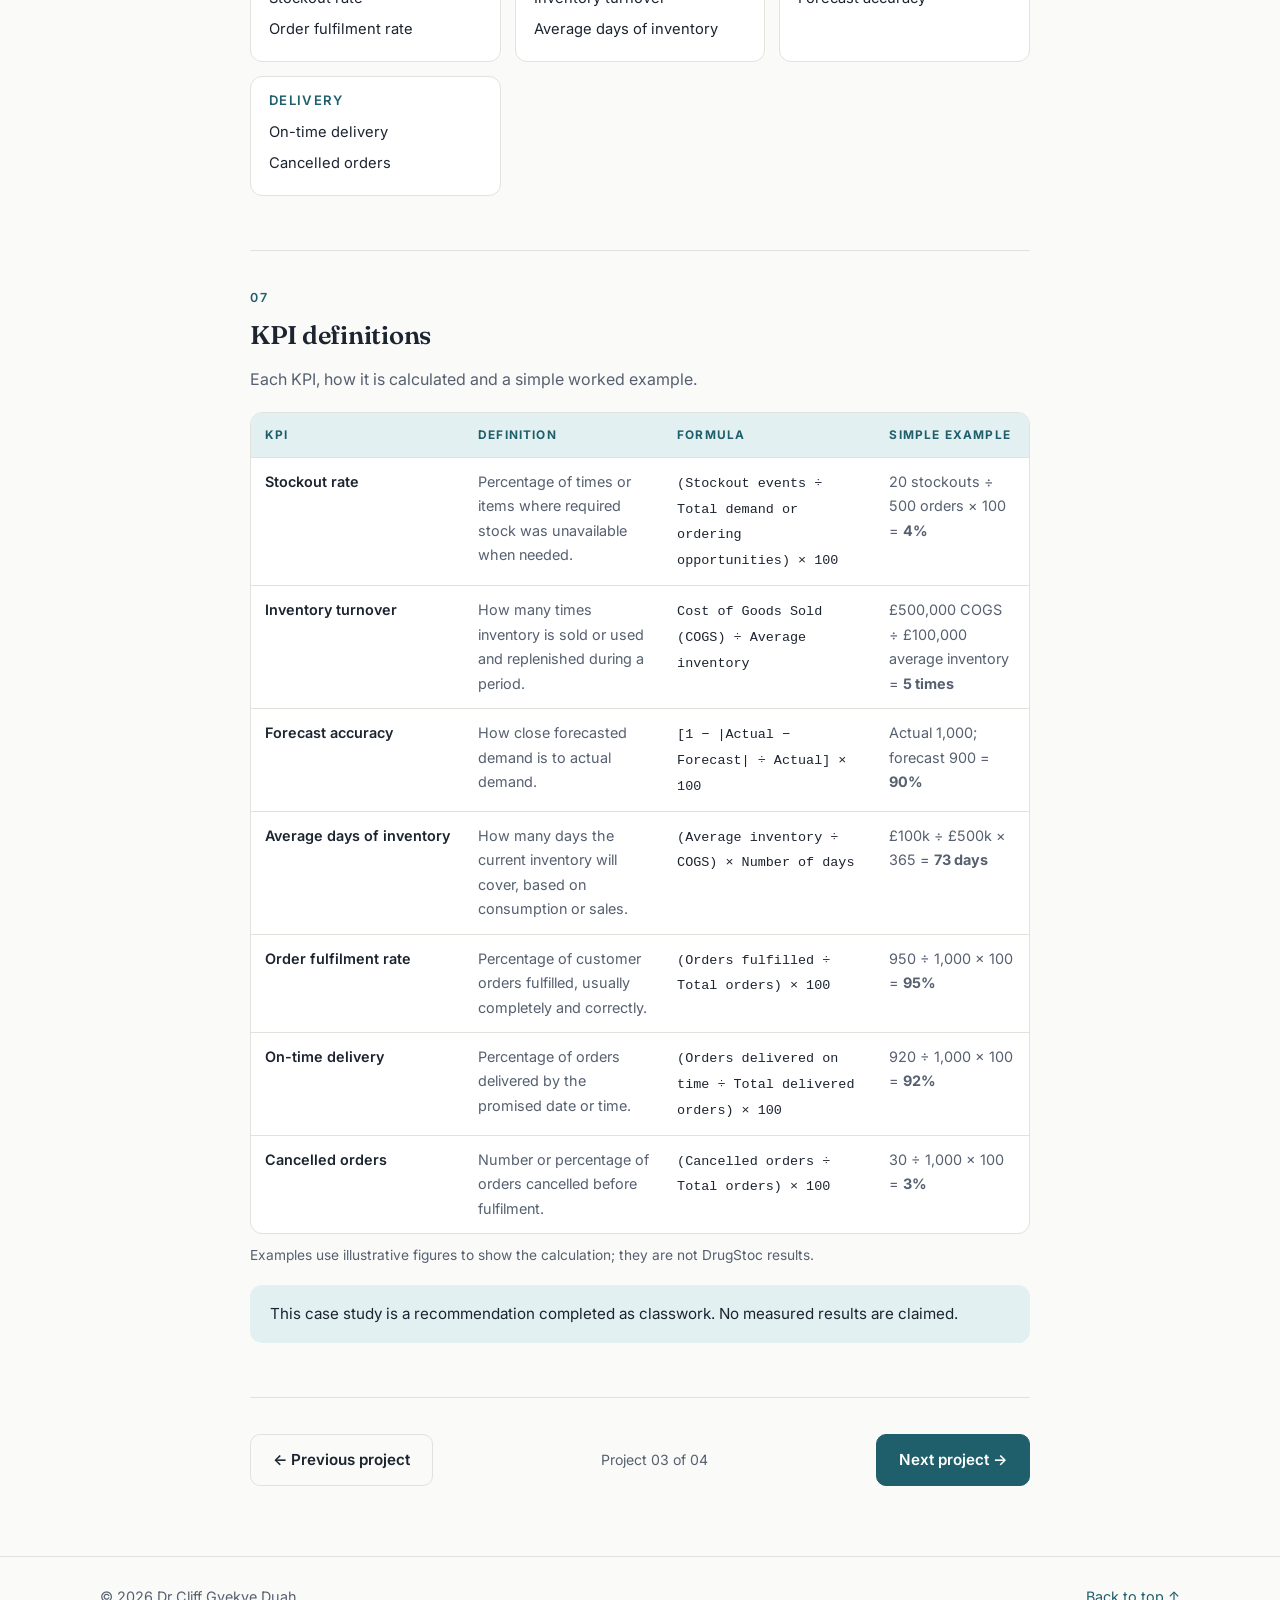
<file: drugstoc.html>
<!DOCTYPE html>
<html lang="en-GB">
<head>
  <meta charset="utf-8">
  <meta name="viewport" content="width=device-width, initial-scale=1">
  <title>DrugStoc — Inventory Forecasting and Stockout Alerts | Dr Cliff Gyekye Duah</title>
  <meta name="description" content="Case study: business analysis of inventory forecasting and proactive stockout alerts for DrugStoc, covering stakeholders, business need, requirements, a recommended solution and supply-chain KPIs.">
  <meta name="author" content="Dr Cliff Gyekye Duah">
  <meta name="theme-color" content="#1f5f6b">
  <link rel="icon" href="../favicon.ico" sizes="any">
  <link href="https://fonts.googleapis.com/css2?family=Fraunces:opsz,wght@9..144,500;9..144,600&family=Inter:wght@400;500;600&display=swap" rel="stylesheet">
  <link rel="stylesheet" href="../assets/css/style.css">
  <script>
    (function () {
      var t = null; try { t = localStorage.getItem("theme"); } catch (e) {}
      if (!t) t = window.matchMedia && matchMedia("(prefers-color-scheme: dark)").matches ? "dark" : "light";
      document.documentElement.setAttribute("data-theme", t);
    })();
  </script>
</head>
<body>
  <a class="skip-link" href="#main">Skip to content</a>
  <header class="nav">
    <div class="container">
      <a href="../index.html" class="brand" data-bind="name">Dr Cliff Gyekye Duah</a>
      <div class="nav-actions">
        <a class="btn secondary" style="padding:8px 14px" href="../index.html#projects">All projects</a>
        <button type="button" class="icon-btn" id="theme-toggle" aria-label="Toggle dark and light theme">
          <svg class="i-moon" viewBox="0 0 24 24"><path d="M21 12.8A9 9 0 1 1 11.2 3a7 7 0 0 0 9.8 9.8z"/></svg>
          <svg class="i-sun" viewBox="0 0 24 24"><circle cx="12" cy="12" r="4"/><path d="M12 2v2M12 20v2M4.9 4.9l1.4 1.4M17.7 17.7l1.4 1.4M2 12h2M20 12h2M4.9 19.1l1.4-1.4M17.7 6.3l1.4-1.4"/></svg>
        </button>
      </div>
    </div>
  </header>

  <main id="main">
    <section class="case-hero">
      <div class="container">
        <a class="back" href="../index.html#projects">← Back to projects</a>
        <p class="eyebrow case-count"><b>Project 03 of 04</b> Case study · Business Analysis | Supply Chain | Inventory Forecasting</p>
        <h1>DrugStoc — Inventory Forecasting and Stockout Alerts</h1>
        <p class="section-intro" style="margin-bottom:0">A business analysis case study on how a pharmaceutical distribution platform could forecast demand and warn pharmacies before they run out of important medicines.</p>
        <div class="meta-grid">
          <div><span>Organisation</span>DrugStoc</div>
          <div><span>Domain</span>Pharmaceutical distribution and supply chain</div>
          <div><span>Context</span>Classwork task, Healthcare Business Analysis course</div>
          <div><span>Focus</span>Stakeholders, requirements, recommended solution and KPIs</div>
        </div>
        <div class="journey" aria-label="Case study at a glance">
          <div><strong>Problem</strong><span>Stockouts, overstocking and inefficient procurement</span></div>
          <div><strong>Need</strong><span>Better medicine availability and inventory efficiency</span></div>
          <div><strong>Requirements</strong><span>3 functional and 3 business</span></div>
          <div><strong>Solution</strong><span>Forecasting, alerts and a KPI dashboard</span></div>
        </div>
      </div>
    </section>

    <div class="container case-body">

      <section class="step">
        <p class="num">01</p>
        <h2>Company overview</h2>
        <p>DrugStoc is a technology-driven pharmaceutical distribution company focused on improving access to genuine medicines and strengthening the pharmaceutical supply chain in Africa. Its platform provides healthcare providers with access to medicines, real-time stock visibility, ordering and delivery services.</p>
      </section>

      <section class="step">
        <p class="num">02</p>
        <h2>Business problem</h2>
        <p>Healthcare providers may struggle to maintain optimal medicine inventory while avoiding stockouts, overstocking and inefficient procurement. The problem analysed in this case study is:</p>
        <div class="callout"><p class="question" style="margin:0">How can DrugStoc improve inventory forecasting and proactively alert pharmacies when they are likely to run out of important medicines?</p></div>
        <p>Solving it could help pharmacies reduce stockouts while also reducing unnecessary excess inventory.</p>
      </section>

      <section class="step">
        <p class="num">03</p>
        <h2>Stakeholders</h2>
        <p>Nine stakeholder groups are involved in ordering, holding, supplying, delivering and governing medicines:</p>
        <ol class="people">
          <li>Pharmacies</li>
          <li>Hospital pharmacies</li>
          <li>Pharmacists</li>
          <li>DrugStoc procurement team</li>
          <li>DrugStoc warehouse / inventory team</li>
          <li>Suppliers / manufacturers</li>
          <li>Logistics / delivery teams</li>
          <li>Customers / patients</li>
          <li>Compliance / regulatory teams</li>
        </ol>
      </section>

      <section class="step">
        <p class="num">04</p>
        <h2>Business need</h2>
        <div class="callout"><p style="margin:0">To improve <strong>medicine availability and inventory efficiency</strong> by using historical ordering data, current stock levels and purchasing patterns to identify potential stockouts before they occur.</p></div>
      </section>

      <section class="step">
        <p class="num">05</p>
        <h2>Requirements</h2>
        <div class="req-cols">
          <div class="req-card">
            <h3>Functional requirements</h3>
            <ol>
              <li data-id="FR1"><span><b>Inventory monitoring</b>The system should continuously monitor stock levels for medicines purchased by each pharmacy.</span></li>
              <li data-id="FR2"><span><b>Stockout alerts</b>The system should automatically notify a pharmacy when projected inventory falls below its defined reorder threshold.</span></li>
              <li data-id="FR3"><span><b>Demand forecasting</b>The system should use historical purchasing data to estimate future medicine demand and recommend appropriate reorder quantities.</span></li>
            </ol>
          </div>
          <div class="req-card">
            <h3>Business requirements</h3>
            <ol>
              <li data-id="BR1"><span><b>Reduce stockouts</b>Reduce the frequency and duration of medicine stockouts among participating pharmacies.</span></li>
              <li data-id="BR2"><span><b>Improve inventory efficiency</b>Reduce excess inventory and associated holding costs.</span></li>
              <li data-id="BR3"><span><b>Improve customer service</b>Increase the availability of commonly requested medicines and improve pharmacy satisfaction.</span></li>
            </ol>
          </div>
        </div>
      </section>

      <section class="step">
        <p class="num">06</p>
        <h2>Recommended solution</h2>
        <p>Develop an AI / data-driven inventory forecasting and replenishment system that follows this flow:</p>
        <div class="journey six" aria-label="Proposed solution flow">
          <div><strong>Data</strong><span>Orders, stock levels, purchasing patterns</span></div>
          <div><strong>Demand forecast</strong><span>Estimate future demand</span></div>
          <div><strong>Stockout risk</strong><span>Flag medicines likely to run out</span></div>
          <div><strong>Alert</strong><span>Notify the pharmacy</span></div>
          <div><strong>Recommended order</strong><span>Suggest reorder quantity</span></div>
          <div><strong>Delivery</strong><span>Fulfil and track the order</span></div>
        </div>
        <p>A dashboard would also track seven supply-chain and inventory KPIs:</p>
        <div class="kpi-grid">
          <div><h3>Availability</h3><ul><li>Stockout rate</li><li>Order fulfilment rate</li></ul></div>
          <div><h3>Inventory efficiency</h3><ul><li>Inventory turnover</li><li>Average days of inventory</li></ul></div>
          <div><h3>Forecasting</h3><ul><li>Forecast accuracy</li></ul></div>
          <div><h3>Delivery</h3><ul><li>On-time delivery</li><li>Cancelled orders</li></ul></div>
        </div>
      </section>

      <section class="step">
        <p class="num">07</p>
        <h2>KPI definitions</h2>
        <p>Each KPI, how it is calculated and a simple worked example.</p>
        <div class="table-wrap" role="region" aria-label="KPI definitions table" tabindex="0">
          <table class="kpi-table">
            <thead><tr><th scope="col">KPI</th><th scope="col">Definition</th><th scope="col">Formula</th><th scope="col">Simple example</th></tr></thead>
            <tbody>
              <tr><td>Stockout rate</td><td>Percentage of times or items where required stock was unavailable when needed.</td><td><code>(Stockout events ÷ Total demand or ordering opportunities) × 100</code></td><td>20 stockouts ÷ 500 orders × 100 = <strong>4%</strong></td></tr>
              <tr><td>Inventory turnover</td><td>How many times inventory is sold or used and replenished during a period.</td><td><code>Cost of Goods Sold (COGS) ÷ Average inventory</code></td><td>£500,000 COGS ÷ £100,000 average inventory = <strong>5 times</strong></td></tr>
              <tr><td>Forecast accuracy</td><td>How close forecasted demand is to actual demand.</td><td><code>[1 − |Actual − Forecast| ÷ Actual] × 100</code></td><td>Actual 1,000; forecast 900 = <strong>90%</strong></td></tr>
              <tr><td>Average days of inventory</td><td>How many days the current inventory will cover, based on consumption or sales.</td><td><code>(Average inventory ÷ COGS) × Number of days</code></td><td>£100k ÷ £500k × 365 = <strong>73 days</strong></td></tr>
              <tr><td>Order fulfilment rate</td><td>Percentage of customer orders fulfilled, usually completely and correctly.</td><td><code>(Orders fulfilled ÷ Total orders) × 100</code></td><td>950 ÷ 1,000 × 100 = <strong>95%</strong></td></tr>
              <tr><td>On-time delivery</td><td>Percentage of orders delivered by the promised date or time.</td><td><code>(Orders delivered on time ÷ Total delivered orders) × 100</code></td><td>920 ÷ 1,000 × 100 = <strong>92%</strong></td></tr>
              <tr><td>Cancelled orders</td><td>Number or percentage of orders cancelled before fulfilment.</td><td><code>(Cancelled orders ÷ Total orders) × 100</code></td><td>30 ÷ 1,000 × 100 = <strong>3%</strong></td></tr>
            </tbody>
          </table>
        </div>
        <p class="caption">Examples use illustrative figures to show the calculation; they are not DrugStoc results.</p>
        <div class="callout"><p style="margin:0">This case study is a recommendation completed as classwork. No measured results are claimed.</p></div>
      </section>

      <div class="case-nav">
        <a class="btn secondary" href="doctolib.html">← Previous project</a>
        <span class="mid">Project 03 of 04</span>
        <a class="btn" href="ai-readmission.html">Next project →</a>
      </div>
    </div>
  </main>

  <footer><div class="container"><span>© <span id="year"></span> <span data-bind="name">Dr Cliff Gyekye Duah</span></span><a href="#main">Back to top ↑</a></div></footer>
  <script src="../assets/js/data.js"></script>
  <script src="../assets/js/script.js"></script>
</body>
</html>
</file>
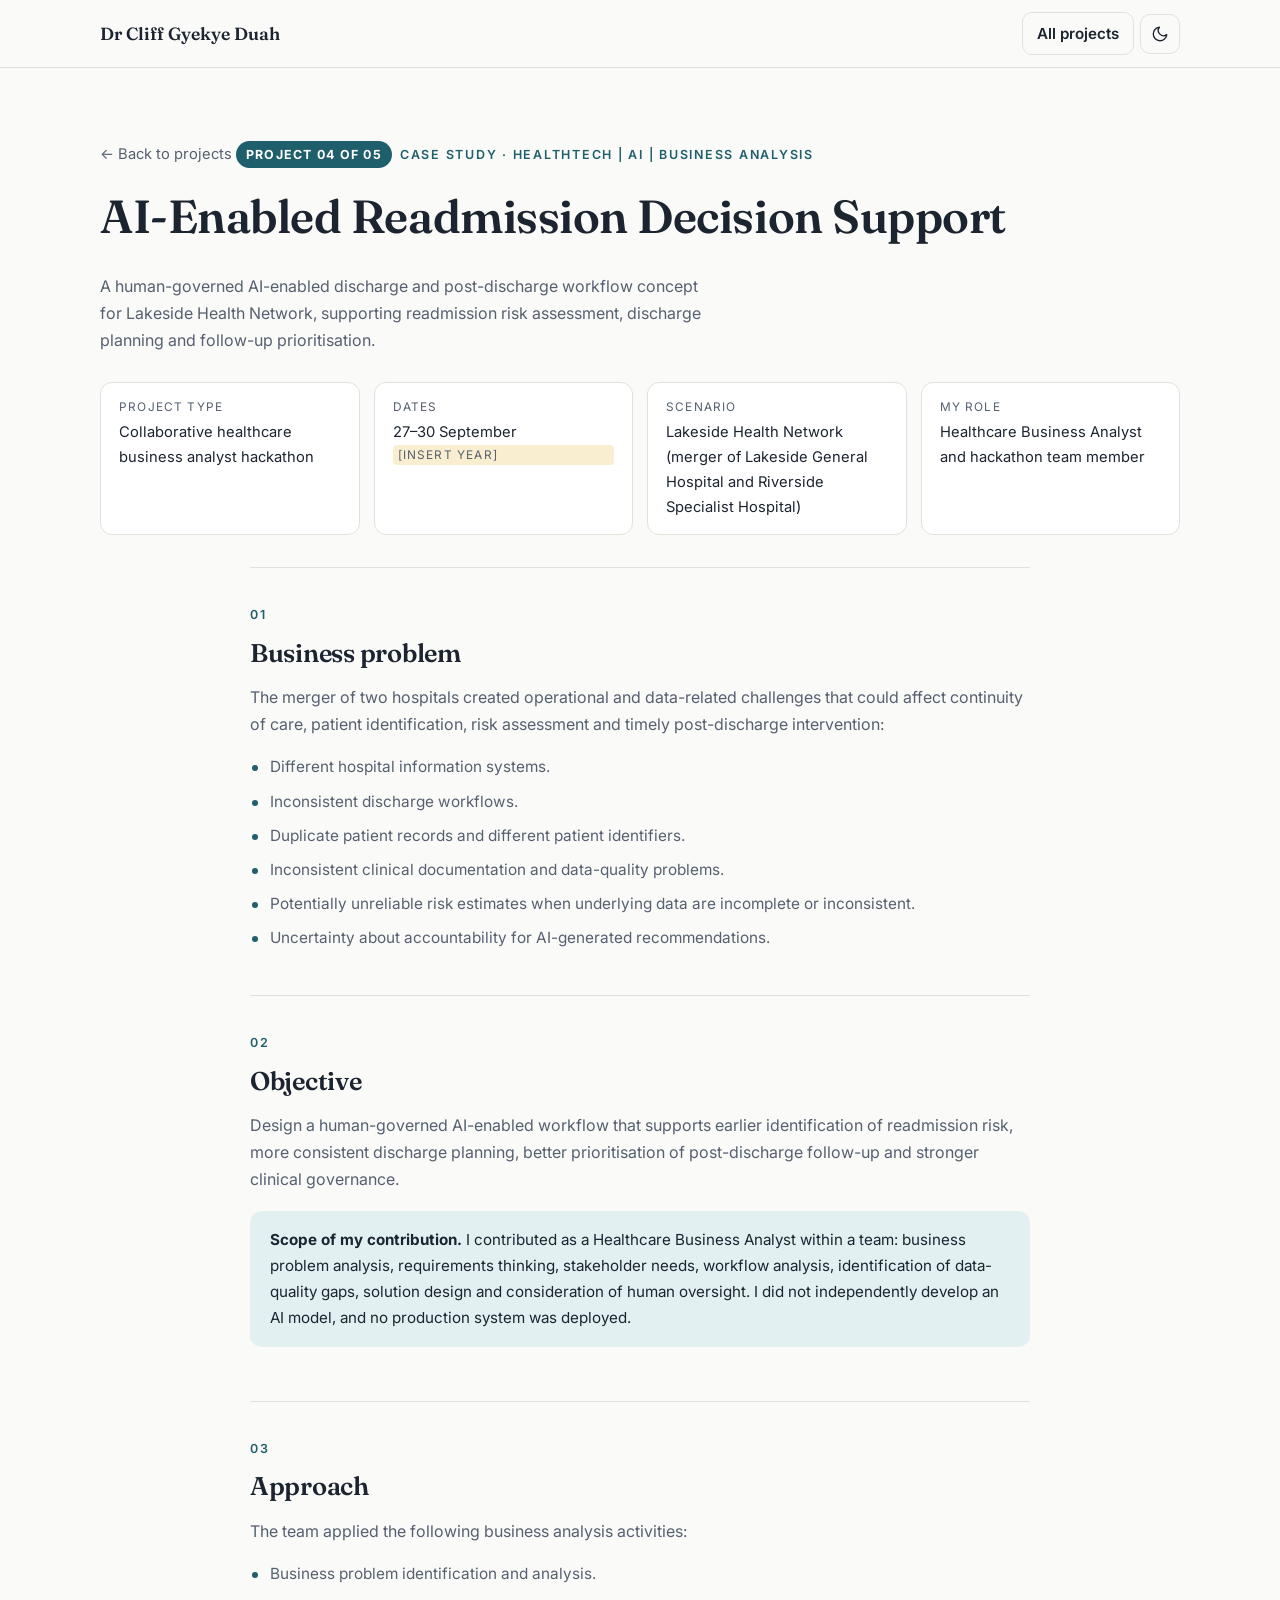
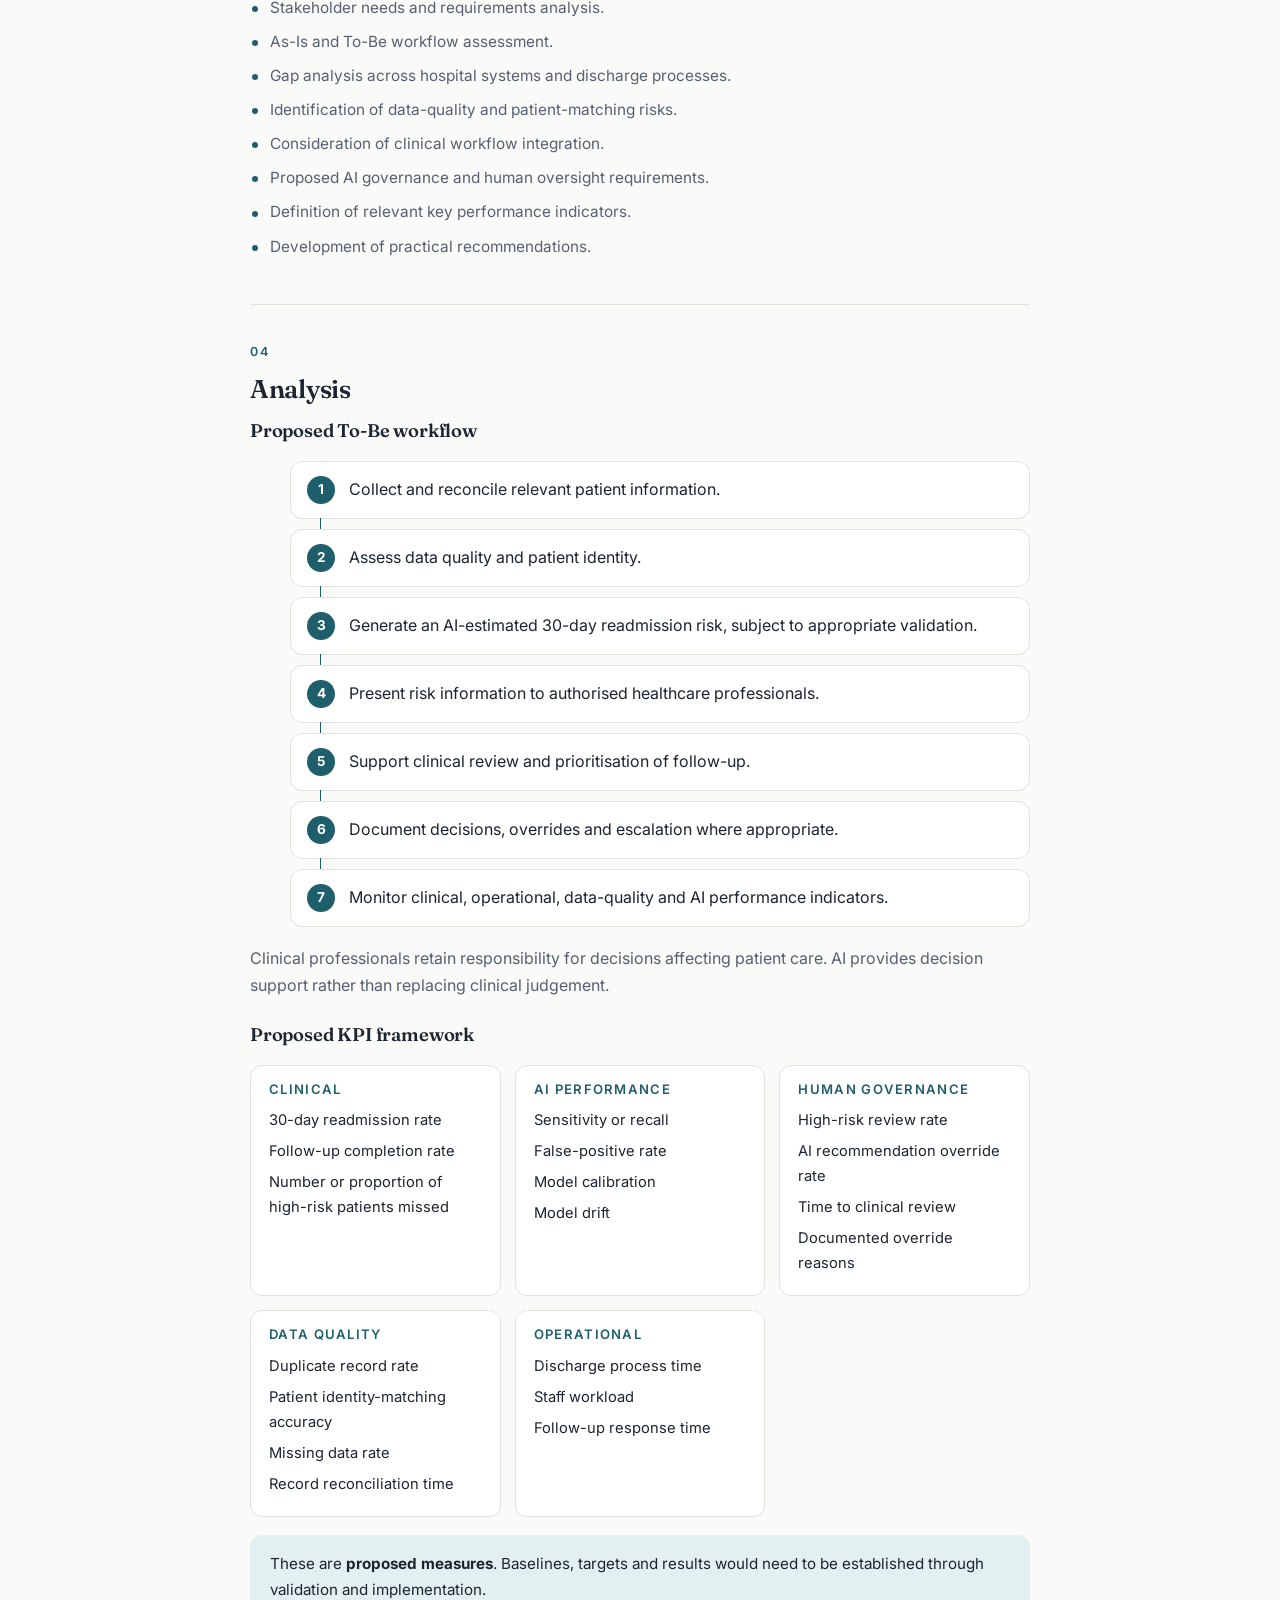
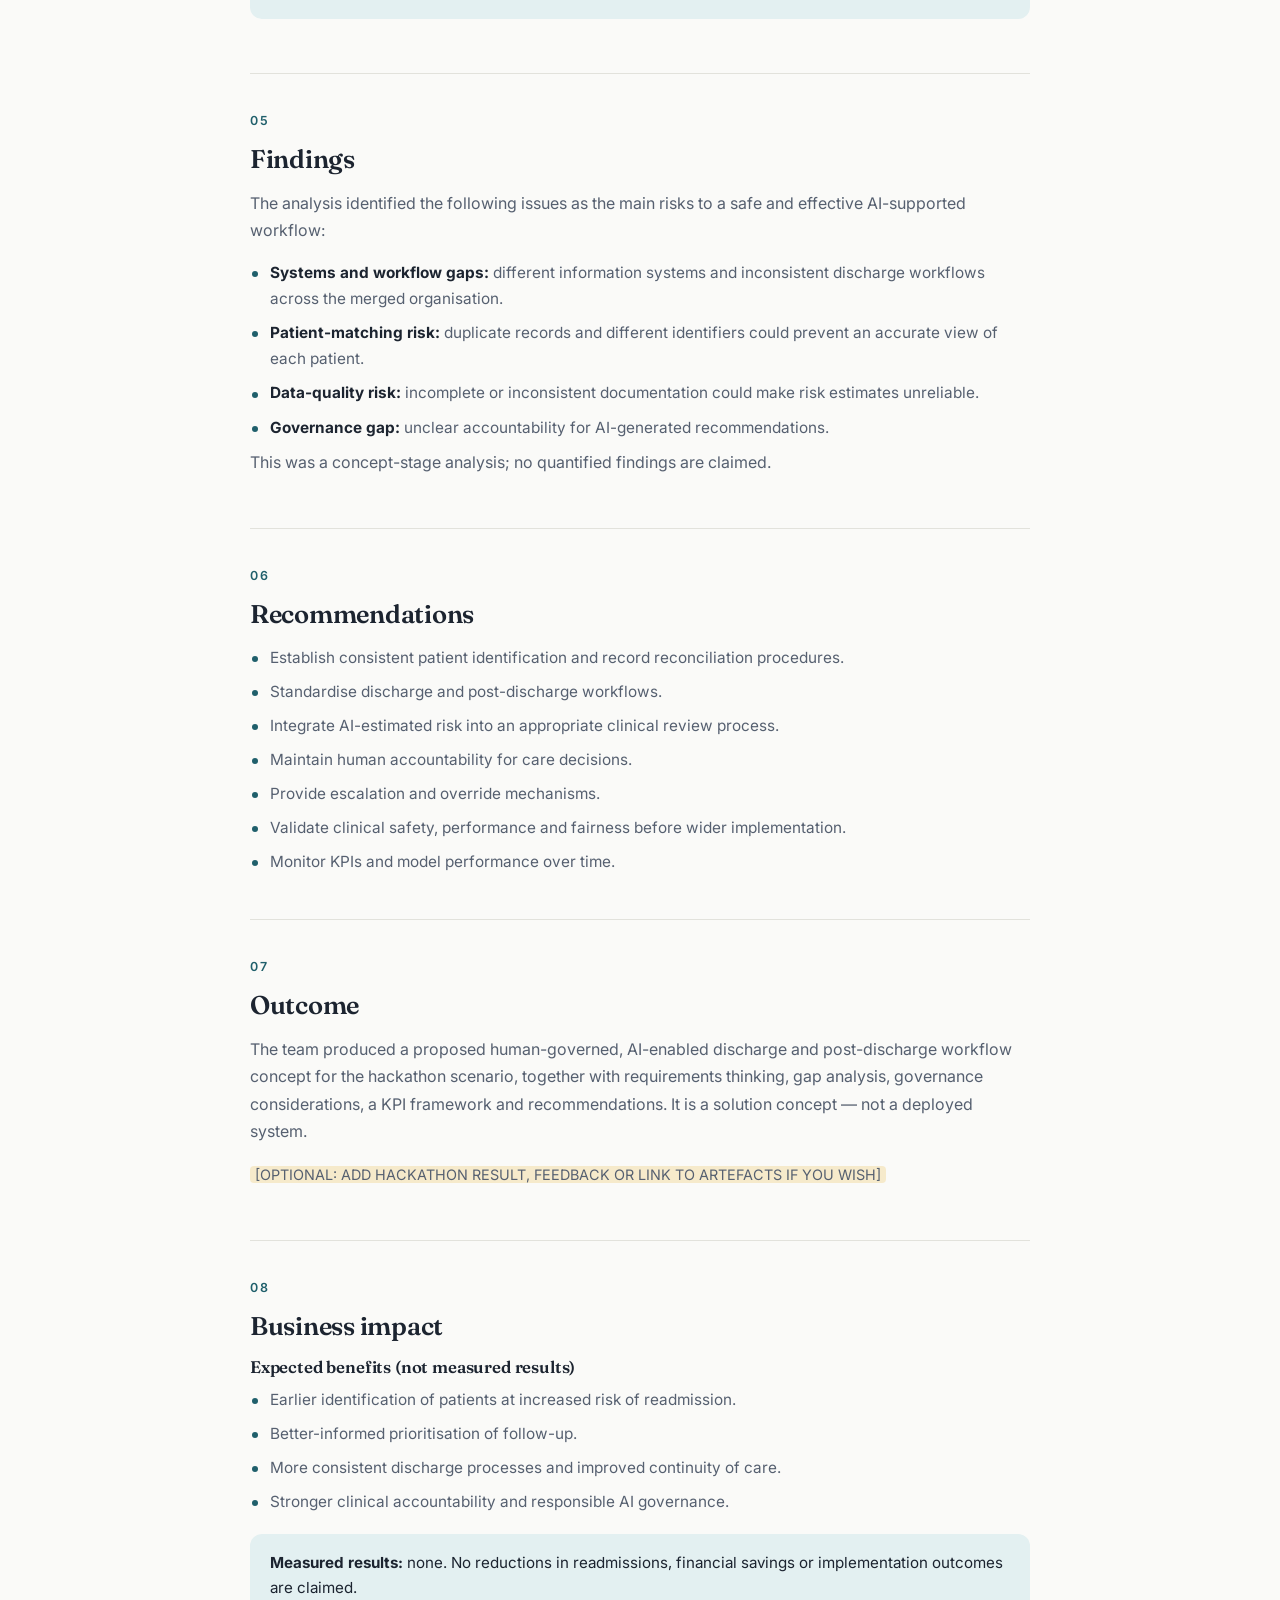
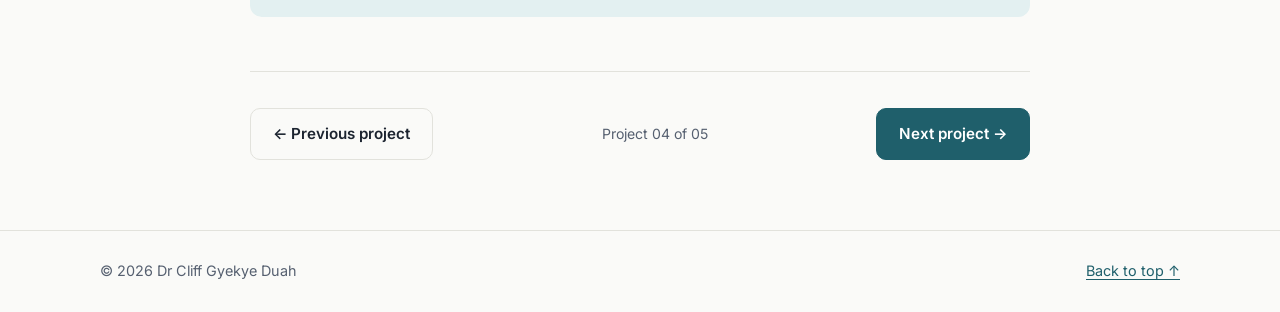
<file: projects/ai-readmission.html>
<!DOCTYPE html>
<html lang="en-GB">
<head>
  <meta charset="utf-8">
  <meta name="viewport" content="width=device-width, initial-scale=1">
  <title>AI-Enabled Readmission Decision Support | Dr Cliff Gyekye Duah</title>
  <meta name="description" content="Case study: a human-governed, AI-enabled discharge and post-discharge workflow concept for Lakeside Health Network, developed in a collaborative healthcare business analyst hackathon.">
  <meta name="author" content="Dr Cliff Gyekye Duah">
  <meta name="theme-color" content="#1f5f6b">
  <link rel="icon" href="../favicon.ico" sizes="any">
  <link href="https://fonts.googleapis.com/css2?family=Fraunces:opsz,wght@9..144,500;9..144,600&family=Inter:wght@400;500;600&display=swap" rel="stylesheet">
  <link rel="stylesheet" href="../assets/css/style.css">
  <script>
    (function () {
      var t = null; try { t = localStorage.getItem("theme"); } catch (e) {}
      if (!t) t = window.matchMedia && matchMedia("(prefers-color-scheme: dark)").matches ? "dark" : "light";
      document.documentElement.setAttribute("data-theme", t);
    })();
  </script>
</head>
<body>
  <a class="skip-link" href="#main">Skip to content</a>
  <header class="nav">
    <div class="container">
      <a href="../index.html" class="brand" data-bind="name">Dr Cliff Gyekye Duah</a>
      <div class="nav-actions">
        <a class="btn secondary" style="padding:8px 14px" href="../index.html#projects">All projects</a>
        <button type="button" class="icon-btn" id="theme-toggle" aria-label="Toggle dark and light theme">
          <svg class="i-moon" viewBox="0 0 24 24"><path d="M21 12.8A9 9 0 1 1 11.2 3a7 7 0 0 0 9.8 9.8z"/></svg>
          <svg class="i-sun" viewBox="0 0 24 24"><circle cx="12" cy="12" r="4"/><path d="M12 2v2M12 20v2M4.9 4.9l1.4 1.4M17.7 17.7l1.4 1.4M2 12h2M20 12h2M4.9 19.1l1.4-1.4M17.7 6.3l1.4-1.4"/></svg>
        </button>
      </div>
    </div>
  </header>

  <main id="main">
    <section class="case-hero">
      <div class="container">
        <a class="back" href="../index.html#projects">← Back to projects</a>
        <p class="eyebrow case-count"><b>Project 04 of 05</b> Case study · HealthTech | AI | Business Analysis</p>
        <h1>AI-Enabled Readmission Decision Support</h1>
        <p class="section-intro" style="margin-bottom:0">A human-governed AI-enabled discharge and post-discharge workflow concept for Lakeside Health Network, supporting readmission risk assessment, discharge planning and follow-up prioritisation.</p>
        <div class="meta-grid">
          <div><span>Project type</span>Collaborative healthcare business analyst hackathon</div>
          <div><span>Dates</span>27–30 September <span class="placeholder">[INSERT YEAR]</span></div>
          <div><span>Scenario</span>Lakeside Health Network (merger of Lakeside General Hospital and Riverside Specialist Hospital)</div>
          <div><span>My role</span>Healthcare Business Analyst and hackathon team member</div>
        </div>
      </div>
    </section>

    <div class="container case-body">

      <section class="step" style="padding-bottom:36px">
        <p class="num">01</p>
        <h2>Business problem</h2>
        <p>The merger of two hospitals created operational and data-related challenges that could affect continuity of care, patient identification, risk assessment and timely post-discharge intervention:</p>
        <ul class="bullets">
          <li>Different hospital information systems.</li>
          <li>Inconsistent discharge workflows.</li>
          <li>Duplicate patient records and different patient identifiers.</li>
          <li>Inconsistent clinical documentation and data-quality problems.</li>
          <li>Potentially unreliable risk estimates when underlying data are incomplete or inconsistent.</li>
          <li>Uncertainty about accountability for AI-generated recommendations.</li>
        </ul>
      </section>

      <section class="step">
        <p class="num">02</p>
        <h2>Objective</h2>
        <p>Design a human-governed AI-enabled workflow that supports earlier identification of readmission risk, more consistent discharge planning, better prioritisation of post-discharge follow-up and stronger clinical governance.</p>
        <div class="callout"><p style="margin:0"><strong>Scope of my contribution.</strong> I contributed as a Healthcare Business Analyst within a team: business problem analysis, requirements thinking, stakeholder needs, workflow analysis, identification of data-quality gaps, solution design and consideration of human oversight. I did not independently develop an AI model, and no production system was deployed.</p></div>
      </section>

      <section class="step">
        <p class="num">03</p>
        <h2>Approach</h2>
        <p>The team applied the following business analysis activities:</p>
        <ul class="bullets">
          <li>Business problem identification and analysis.</li>
          <li>Stakeholder needs and requirements analysis.</li>
          <li>As-Is and To-Be workflow assessment.</li>
          <li>Gap analysis across hospital systems and discharge processes.</li>
          <li>Identification of data-quality and patient-matching risks.</li>
          <li>Consideration of clinical workflow integration.</li>
          <li>Proposed AI governance and human oversight requirements.</li>
          <li>Definition of relevant key performance indicators.</li>
          <li>Development of practical recommendations.</li>
        </ul>
      </section>

      <section class="step">
        <p class="num">04</p>
        <h2>Analysis</h2>
        <h3 style="font-size:1.15rem">Proposed To-Be workflow</h3>
        <ol class="flow" aria-label="Proposed workflow">
          <li>Collect and reconcile relevant patient information.</li>
          <li>Assess data quality and patient identity.</li>
          <li>Generate an AI-estimated 30-day readmission risk, subject to appropriate validation.</li>
          <li>Present risk information to authorised healthcare professionals.</li>
          <li>Support clinical review and prioritisation of follow-up.</li>
          <li>Document decisions, overrides and escalation where appropriate.</li>
          <li>Monitor clinical, operational, data-quality and AI performance indicators.</li>
        </ol>
        <p>Clinical professionals retain responsibility for decisions affecting patient care. AI provides decision support rather than replacing clinical judgement.</p>

        <h3 style="font-size:1.15rem;margin-top:1.6rem">Proposed KPI framework</h3>
        <div class="kpi-grid">
          <div><h3>Clinical</h3><ul><li>30-day readmission rate</li><li>Follow-up completion rate</li><li>Number or proportion of high-risk patients missed</li></ul></div>
          <div><h3>AI performance</h3><ul><li>Sensitivity or recall</li><li>False-positive rate</li><li>Model calibration</li><li>Model drift</li></ul></div>
          <div><h3>Human governance</h3><ul><li>High-risk review rate</li><li>AI recommendation override rate</li><li>Time to clinical review</li><li>Documented override reasons</li></ul></div>
          <div><h3>Data quality</h3><ul><li>Duplicate record rate</li><li>Patient identity-matching accuracy</li><li>Missing data rate</li><li>Record reconciliation time</li></ul></div>
          <div><h3>Operational</h3><ul><li>Discharge process time</li><li>Staff workload</li><li>Follow-up response time</li></ul></div>
        </div>
        <div class="callout"><p style="margin:0">These are <strong>proposed measures</strong>. Baselines, targets and results would need to be established through validation and implementation.</p></div>
      </section>

      <section class="step">
        <p class="num">05</p>
        <h2>Findings</h2>
        <p>The analysis identified the following issues as the main risks to a safe and effective AI-supported workflow:</p>
        <ul class="bullets">
          <li><strong>Systems and workflow gaps:</strong> different information systems and inconsistent discharge workflows across the merged organisation.</li>
          <li><strong>Patient-matching risk:</strong> duplicate records and different identifiers could prevent an accurate view of each patient.</li>
          <li><strong>Data-quality risk:</strong> incomplete or inconsistent documentation could make risk estimates unreliable.</li>
          <li><strong>Governance gap:</strong> unclear accountability for AI-generated recommendations.</li>
        </ul>
        <p>This was a concept-stage analysis; no quantified findings are claimed.</p>
      </section>

      <section class="step">
        <p class="num">06</p>
        <h2>Recommendations</h2>
        <ul class="bullets">
          <li>Establish consistent patient identification and record reconciliation procedures.</li>
          <li>Standardise discharge and post-discharge workflows.</li>
          <li>Integrate AI-estimated risk into an appropriate clinical review process.</li>
          <li>Maintain human accountability for care decisions.</li>
          <li>Provide escalation and override mechanisms.</li>
          <li>Validate clinical safety, performance and fairness before wider implementation.</li>
          <li>Monitor KPIs and model performance over time.</li>
        </ul>
      </section>

      <section class="step">
        <p class="num">07</p>
        <h2>Outcome</h2>
        <p>The team produced a proposed human-governed, AI-enabled discharge and post-discharge workflow concept for the hackathon scenario, together with requirements thinking, gap analysis, governance considerations, a KPI framework and recommendations. It is a solution concept — not a deployed system.</p>
        <p><span class="placeholder">[OPTIONAL: ADD HACKATHON RESULT, FEEDBACK OR LINK TO ARTEFACTS IF YOU WISH]</span></p>
      </section>

      <section class="step">
        <p class="num">08</p>
        <h2>Business impact</h2>
        <h3 style="font-size:1.05rem">Expected benefits (not measured results)</h3>
        <ul class="bullets">
          <li>Earlier identification of patients at increased risk of readmission.</li>
          <li>Better-informed prioritisation of follow-up.</li>
          <li>More consistent discharge processes and improved continuity of care.</li>
          <li>Stronger clinical accountability and responsible AI governance.</li>
        </ul>
        <div class="callout"><p style="margin:0"><strong>Measured results:</strong> none. No reductions in readmissions, financial savings or implementation outcomes are claimed.</p></div>
      </section>

      <div class="case-nav">
        <a class="btn secondary" href="drugstoc.html">← Previous project</a>
        <span class="mid">Project 04 of 05</span>
        <a class="btn" href="capstone.html">Next project →</a>
      </div>
    </div>
  </main>

  <footer><div class="container"><span>© <span id="year"></span> <span data-bind="name">Dr Cliff Gyekye Duah</span></span><a href="#main">Back to top ↑</a></div></footer>
  <script src="../assets/js/data.js"></script>
  <script src="../assets/js/script.js"></script>
</body>
</html>
</file>
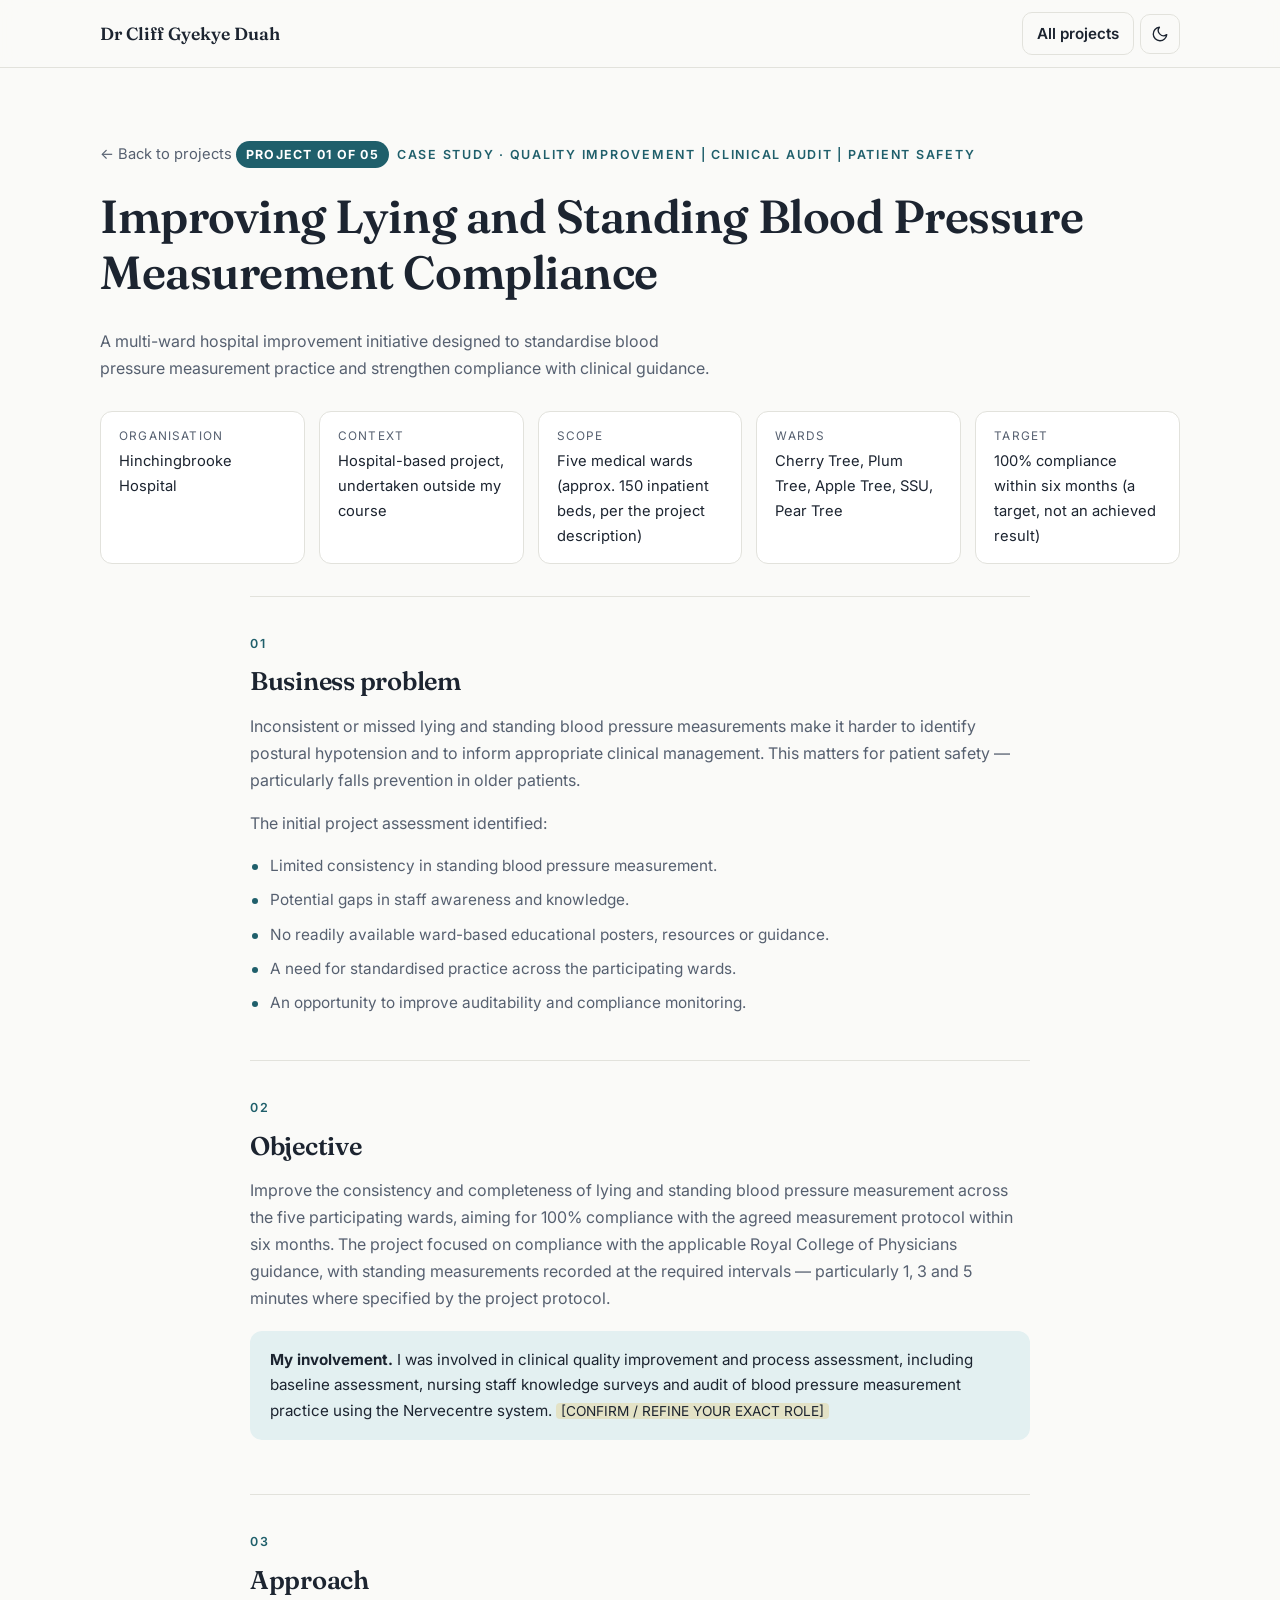
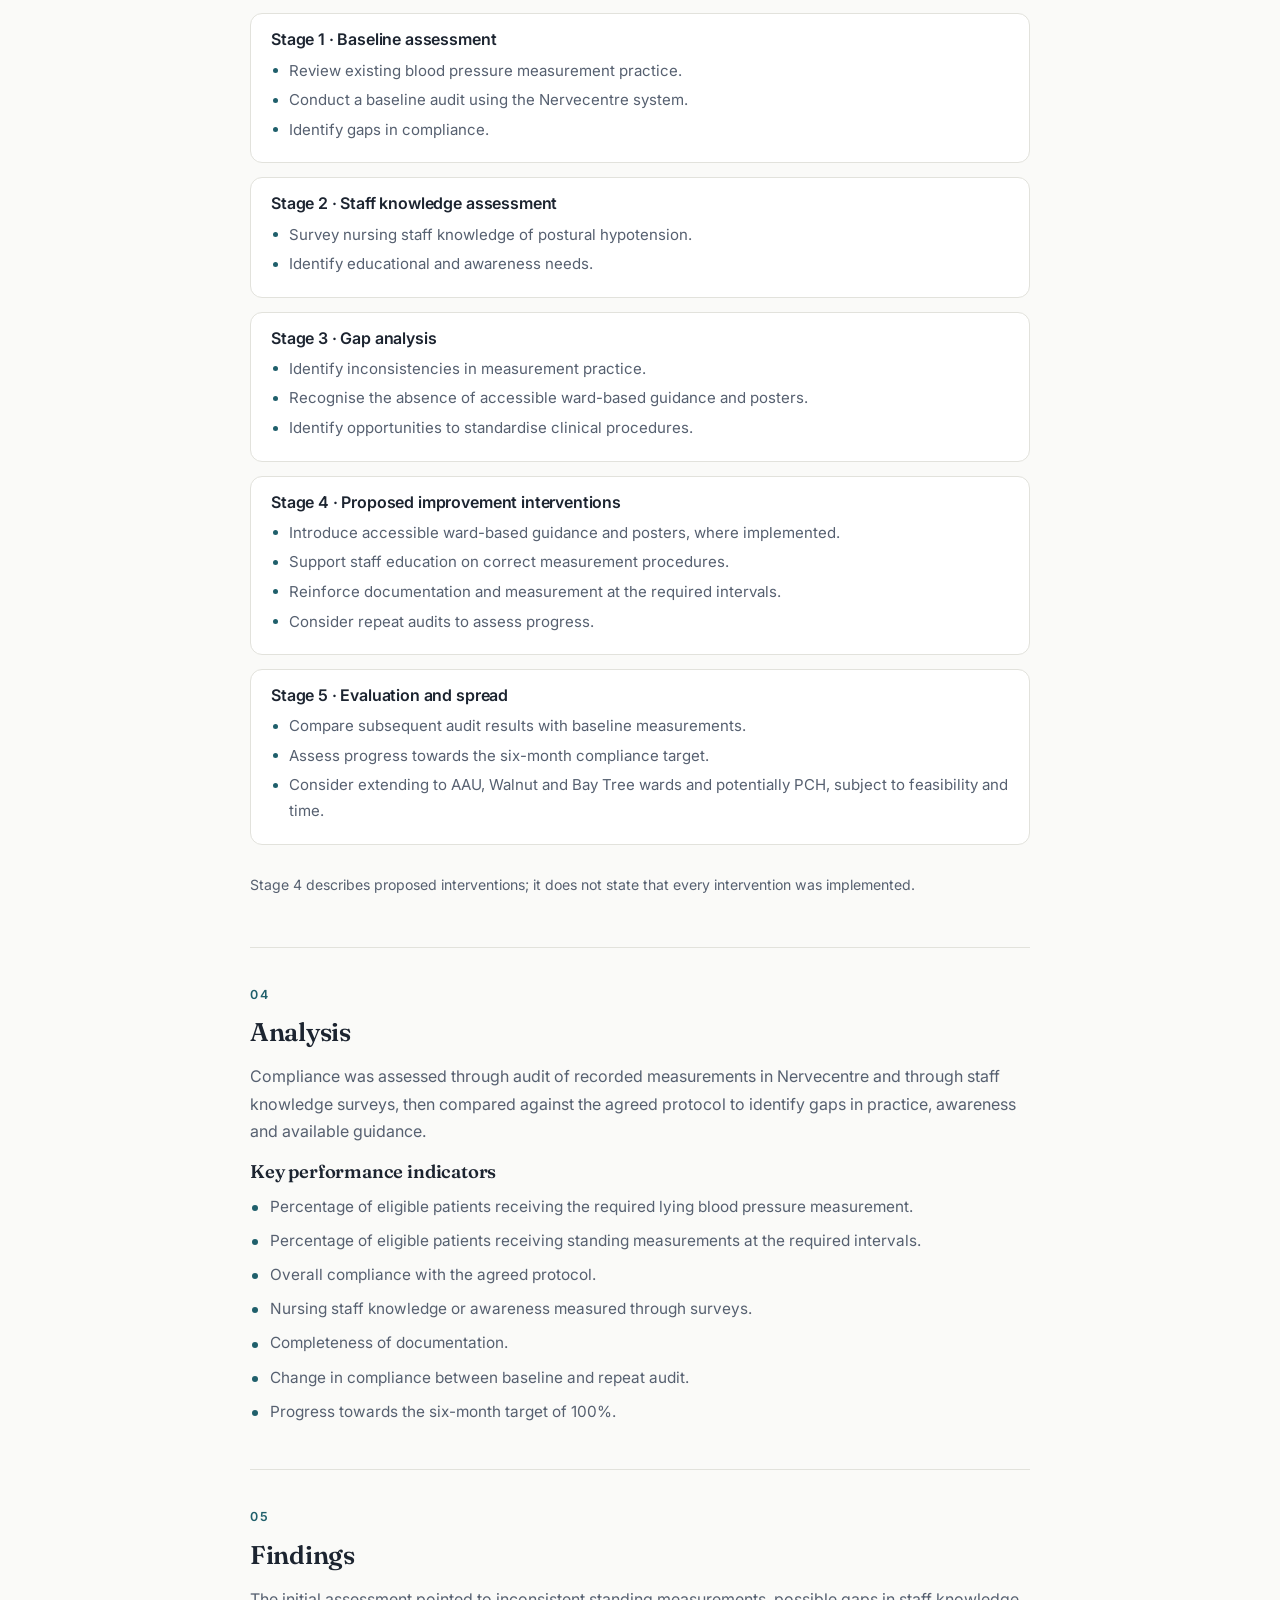
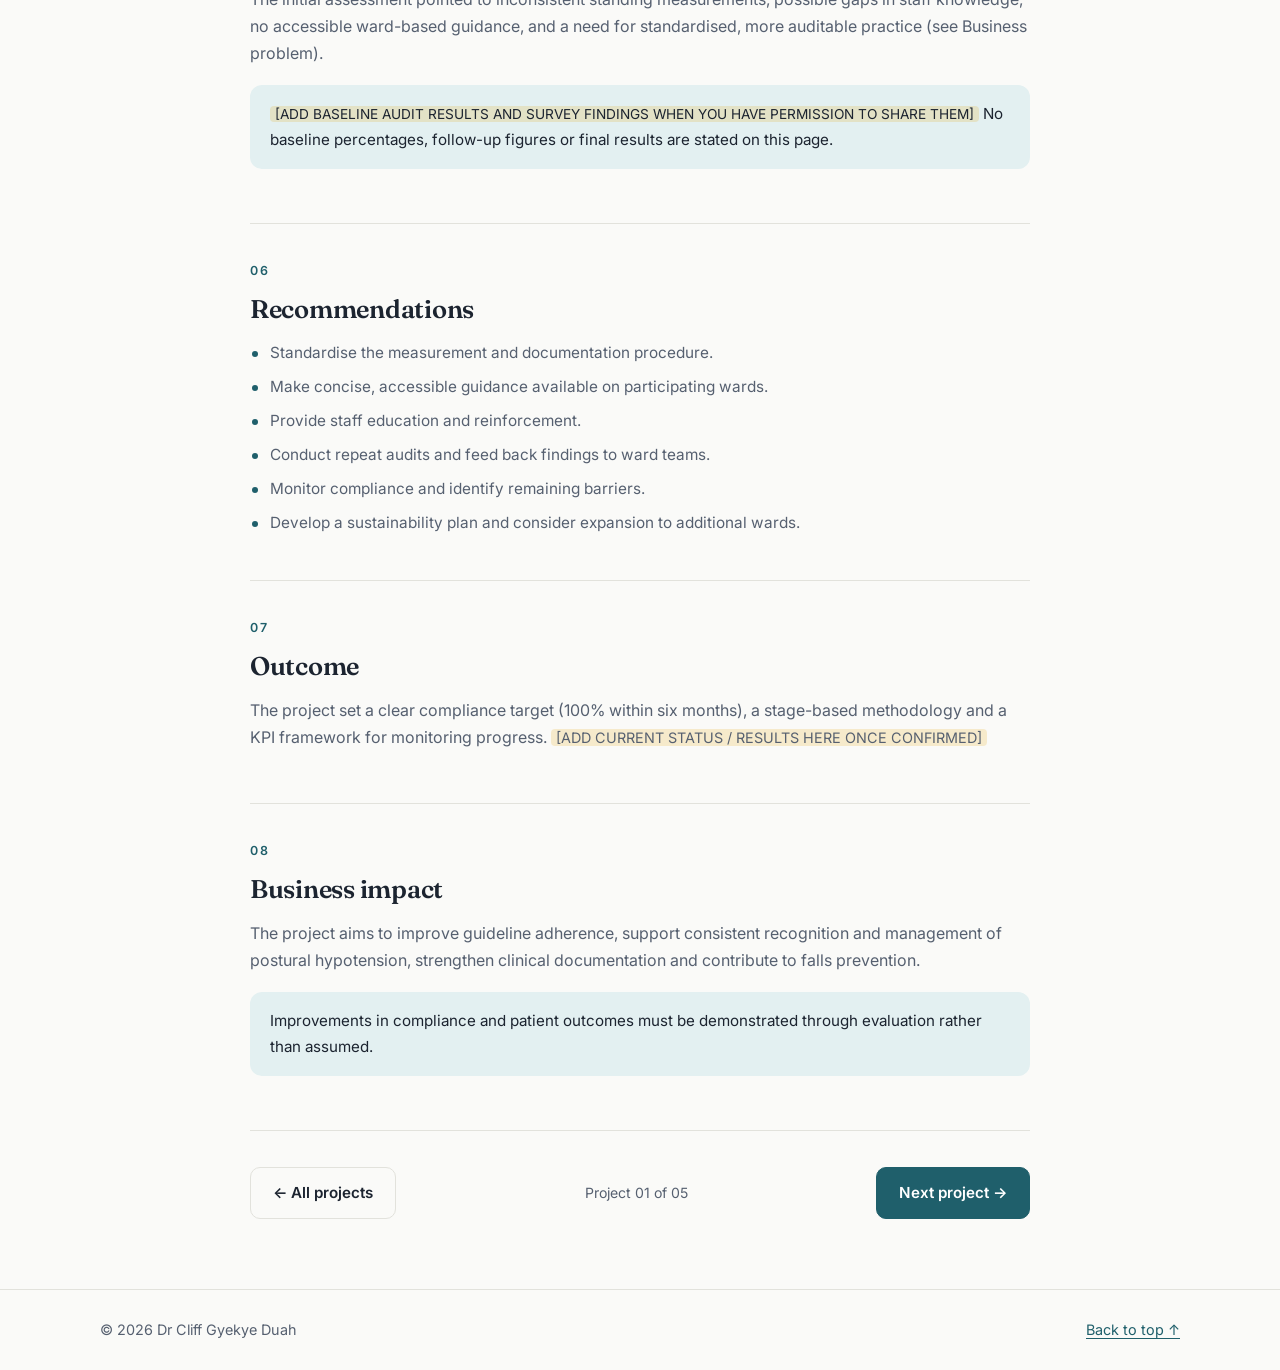
<file: projects/bp-compliance.html>
<!DOCTYPE html>
<html lang="en-GB">
<head>
  <meta charset="utf-8">
  <meta name="viewport" content="width=device-width, initial-scale=1">
  <title>Improving Lying and Standing Blood Pressure Measurement Compliance | Dr Cliff Gyekye Duah</title>
  <meta name="description" content="Case study: a multi-ward quality improvement project at Hinchingbrooke Hospital to standardise lying and standing blood pressure measurement and support falls prevention.">
  <meta name="author" content="Dr Cliff Gyekye Duah">
  <meta name="theme-color" content="#1f5f6b">
  <link rel="icon" href="../favicon.ico" sizes="any">
  <link href="https://fonts.googleapis.com/css2?family=Fraunces:opsz,wght@9..144,500;9..144,600&family=Inter:wght@400;500;600&display=swap" rel="stylesheet">
  <link rel="stylesheet" href="../assets/css/style.css">
  <script>
    (function () {
      var t = null; try { t = localStorage.getItem("theme"); } catch (e) {}
      if (!t) t = window.matchMedia && matchMedia("(prefers-color-scheme: dark)").matches ? "dark" : "light";
      document.documentElement.setAttribute("data-theme", t);
    })();
  </script>
</head>
<body>
  <a class="skip-link" href="#main">Skip to content</a>
  <header class="nav">
    <div class="container">
      <a href="../index.html" class="brand" data-bind="name">Dr Cliff Gyekye Duah</a>
      <div class="nav-actions">
        <a class="btn secondary" style="padding:8px 14px" href="../index.html#projects">All projects</a>
        <button type="button" class="icon-btn" id="theme-toggle" aria-label="Toggle dark and light theme">
          <svg class="i-moon" viewBox="0 0 24 24"><path d="M21 12.8A9 9 0 1 1 11.2 3a7 7 0 0 0 9.8 9.8z"/></svg>
          <svg class="i-sun" viewBox="0 0 24 24"><circle cx="12" cy="12" r="4"/><path d="M12 2v2M12 20v2M4.9 4.9l1.4 1.4M17.7 17.7l1.4 1.4M2 12h2M20 12h2M4.9 19.1l1.4-1.4M17.7 6.3l1.4-1.4"/></svg>
        </button>
      </div>
    </div>
  </header>

  <main id="main">
    <section class="case-hero">
      <div class="container">
        <a class="back" href="../index.html#projects">← Back to projects</a>
        <p class="eyebrow case-count"><b>Project 01 of 05</b> Case study · Quality Improvement | Clinical Audit | Patient Safety</p>
        <h1>Improving Lying and Standing Blood Pressure Measurement Compliance</h1>
        <p class="section-intro" style="margin-bottom:0">A multi-ward hospital improvement initiative designed to standardise blood pressure measurement practice and strengthen compliance with clinical guidance.</p>
        <div class="meta-grid">
          <div><span>Organisation</span>Hinchingbrooke Hospital</div>
          <div><span>Context</span>Hospital-based project, undertaken outside my course</div>
          <div><span>Scope</span>Five medical wards (approx. 150 inpatient beds, per the project description)</div>
          <div><span>Wards</span>Cherry Tree, Plum Tree, Apple Tree, SSU, Pear Tree</div>
          <div><span>Target</span>100% compliance within six months (a target, not an achieved result)</div>
        </div>
      </div>
    </section>

    <div class="container case-body">

      <section class="step">
        <p class="num">01</p>
        <h2>Business problem</h2>
        <p>Inconsistent or missed lying and standing blood pressure measurements make it harder to identify postural hypotension and to inform appropriate clinical management. This matters for patient safety — particularly falls prevention in older patients.</p>
        <p>The initial project assessment identified:</p>
        <ul class="bullets">
          <li>Limited consistency in standing blood pressure measurement.</li>
          <li>Potential gaps in staff awareness and knowledge.</li>
          <li>No readily available ward-based educational posters, resources or guidance.</li>
          <li>A need for standardised practice across the participating wards.</li>
          <li>An opportunity to improve auditability and compliance monitoring.</li>
        </ul>
      </section>

      <section class="step">
        <p class="num">02</p>
        <h2>Objective</h2>
        <p>Improve the consistency and completeness of lying and standing blood pressure measurement across the five participating wards, aiming for 100% compliance with the agreed measurement protocol within six months. The project focused on compliance with the applicable Royal College of Physicians guidance, with standing measurements recorded at the required intervals — particularly 1, 3 and 5 minutes where specified by the project protocol.</p>
        <div class="callout"><p style="margin:0"><strong>My involvement.</strong> I was involved in clinical quality improvement and process assessment, including baseline assessment, nursing staff knowledge surveys and audit of blood pressure measurement practice using the Nervecentre system. <span class="placeholder">[CONFIRM / REFINE YOUR EXACT ROLE]</span></p></div>
      </section>

      <section class="step">
        <p class="num">03</p>
        <h2>Approach</h2>
        <div class="stages">
          <div class="stage"><h3>Stage 1 · Baseline assessment</h3><ul><li>Review existing blood pressure measurement practice.</li><li>Conduct a baseline audit using the Nervecentre system.</li><li>Identify gaps in compliance.</li></ul></div>
          <div class="stage"><h3>Stage 2 · Staff knowledge assessment</h3><ul><li>Survey nursing staff knowledge of postural hypotension.</li><li>Identify educational and awareness needs.</li></ul></div>
          <div class="stage"><h3>Stage 3 · Gap analysis</h3><ul><li>Identify inconsistencies in measurement practice.</li><li>Recognise the absence of accessible ward-based guidance and posters.</li><li>Identify opportunities to standardise clinical procedures.</li></ul></div>
          <div class="stage"><h3>Stage 4 · Proposed improvement interventions</h3><ul><li>Introduce accessible ward-based guidance and posters, where implemented.</li><li>Support staff education on correct measurement procedures.</li><li>Reinforce documentation and measurement at the required intervals.</li><li>Consider repeat audits to assess progress.</li></ul></div>
          <div class="stage"><h3>Stage 5 · Evaluation and spread</h3><ul><li>Compare subsequent audit results with baseline measurements.</li><li>Assess progress towards the six-month compliance target.</li><li>Consider extending to AAU, Walnut and Bay Tree wards and potentially PCH, subject to feasibility and time.</li></ul></div>
        </div>
        <p class="note">Stage 4 describes proposed interventions; it does not state that every intervention was implemented.</p>
      </section>

      <section class="step">
        <p class="num">04</p>
        <h2>Analysis</h2>
        <p>Compliance was assessed through audit of recorded measurements in Nervecentre and through staff knowledge surveys, then compared against the agreed protocol to identify gaps in practice, awareness and available guidance.</p>
        <h3 style="font-size:1.15rem">Key performance indicators</h3>
        <ul class="bullets">
          <li>Percentage of eligible patients receiving the required lying blood pressure measurement.</li>
          <li>Percentage of eligible patients receiving standing measurements at the required intervals.</li>
          <li>Overall compliance with the agreed protocol.</li>
          <li>Nursing staff knowledge or awareness measured through surveys.</li>
          <li>Completeness of documentation.</li>
          <li>Change in compliance between baseline and repeat audit.</li>
          <li>Progress towards the six-month target of 100%.</li>
        </ul>
      </section>

      <section class="step">
        <p class="num">05</p>
        <h2>Findings</h2>
        <p>The initial assessment pointed to inconsistent standing measurements, possible gaps in staff knowledge, no accessible ward-based guidance, and a need for standardised, more auditable practice (see Business problem).</p>
        <div class="callout"><p style="margin:0"><span class="placeholder">[ADD BASELINE AUDIT RESULTS AND SURVEY FINDINGS WHEN YOU HAVE PERMISSION TO SHARE THEM]</span> No baseline percentages, follow-up figures or final results are stated on this page.</p></div>
      </section>

      <section class="step">
        <p class="num">06</p>
        <h2>Recommendations</h2>
        <ul class="bullets">
          <li>Standardise the measurement and documentation procedure.</li>
          <li>Make concise, accessible guidance available on participating wards.</li>
          <li>Provide staff education and reinforcement.</li>
          <li>Conduct repeat audits and feed back findings to ward teams.</li>
          <li>Monitor compliance and identify remaining barriers.</li>
          <li>Develop a sustainability plan and consider expansion to additional wards.</li>
        </ul>
      </section>

      <section class="step">
        <p class="num">07</p>
        <h2>Outcome</h2>
        <p>The project set a clear compliance target (100% within six months), a stage-based methodology and a KPI framework for monitoring progress. <span class="placeholder">[ADD CURRENT STATUS / RESULTS HERE ONCE CONFIRMED]</span></p>
      </section>

      <section class="step">
        <p class="num">08</p>
        <h2>Business impact</h2>
        <p>The project aims to improve guideline adherence, support consistent recognition and management of postural hypotension, strengthen clinical documentation and contribute to falls prevention.</p>
        <div class="callout"><p style="margin:0">Improvements in compliance and patient outcomes must be demonstrated through evaluation rather than assumed.</p></div>
      </section>

      <div class="case-nav">
        <a class="btn secondary" href="../index.html#projects">← All projects</a>
        <span class="mid">Project 01 of 05</span>
        <a class="btn" href="doctolib.html">Next project →</a>
      </div>
    </div>
  </main>

  <footer><div class="container"><span>© <span id="year"></span> <span data-bind="name">Dr Cliff Gyekye Duah</span></span><a href="#main">Back to top ↑</a></div></footer>
  <script src="../assets/js/data.js"></script>
  <script src="../assets/js/script.js"></script>
</body>
</html>
</file>
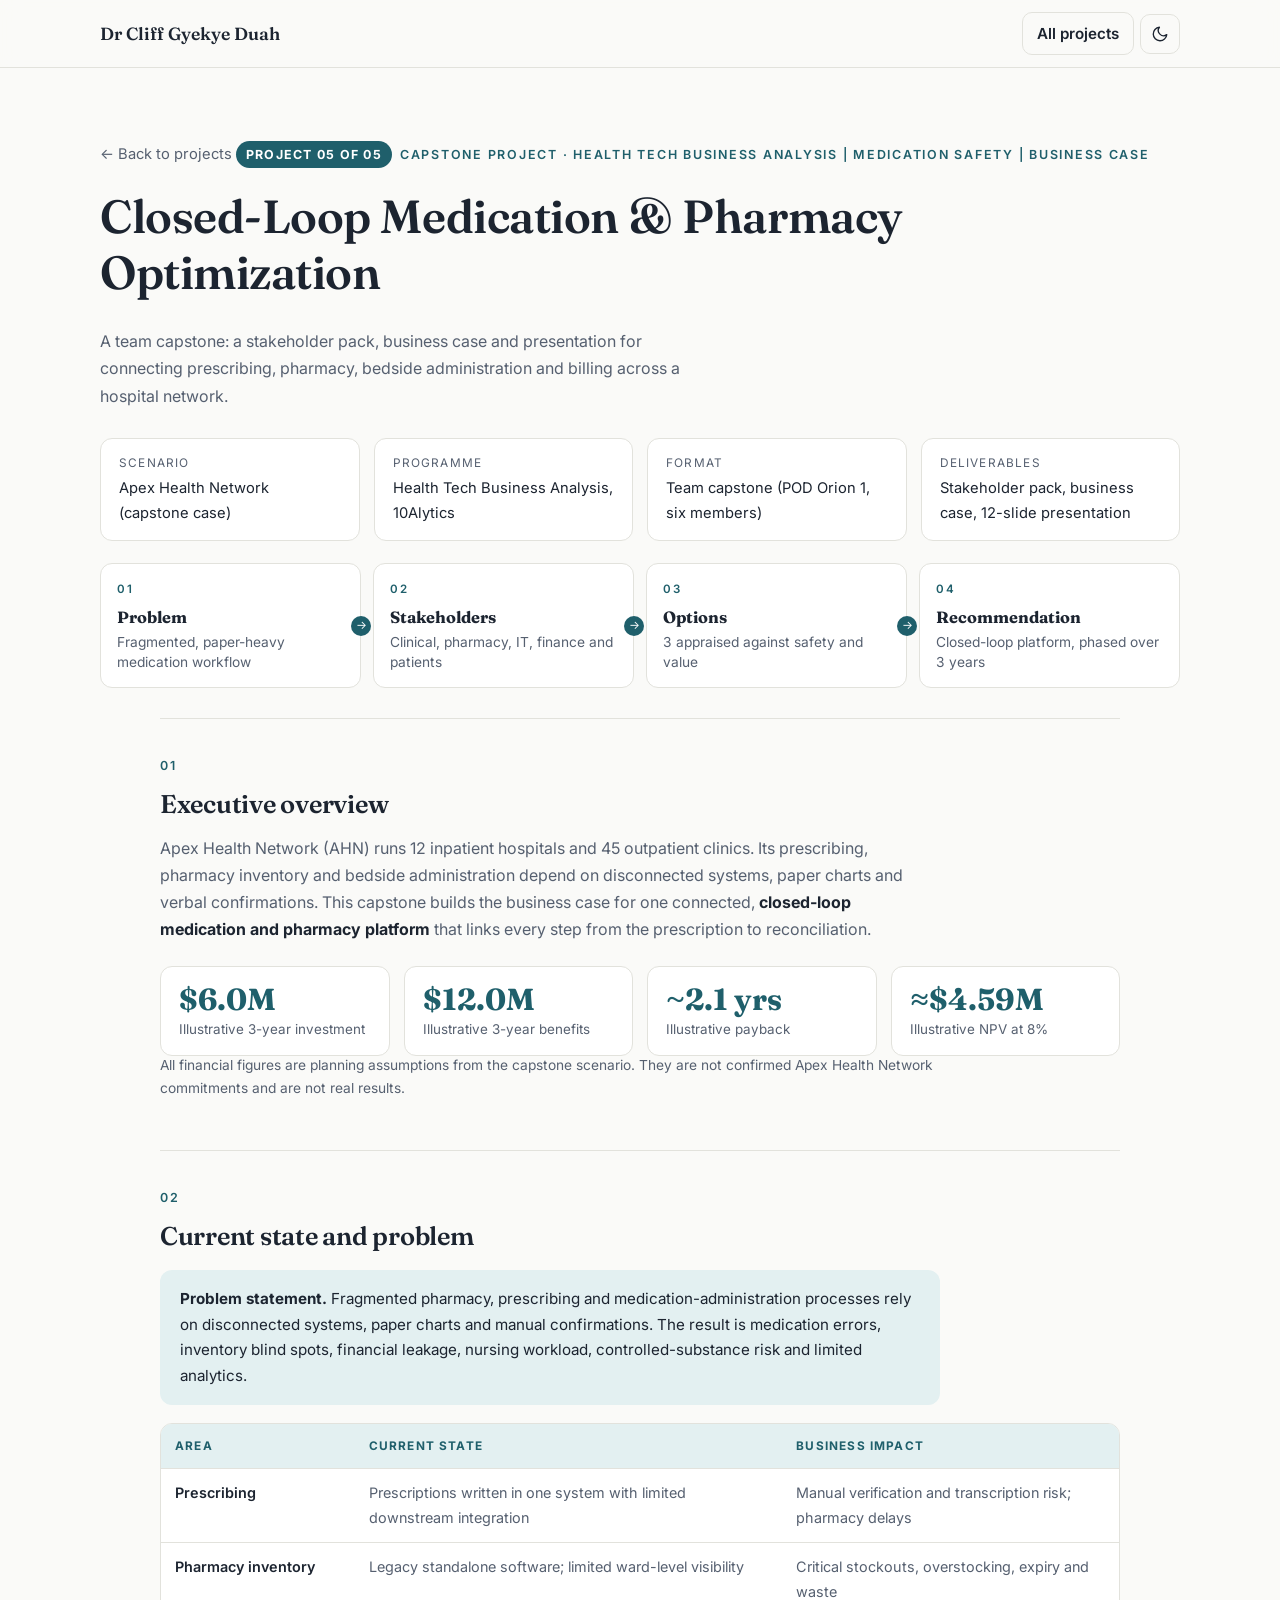
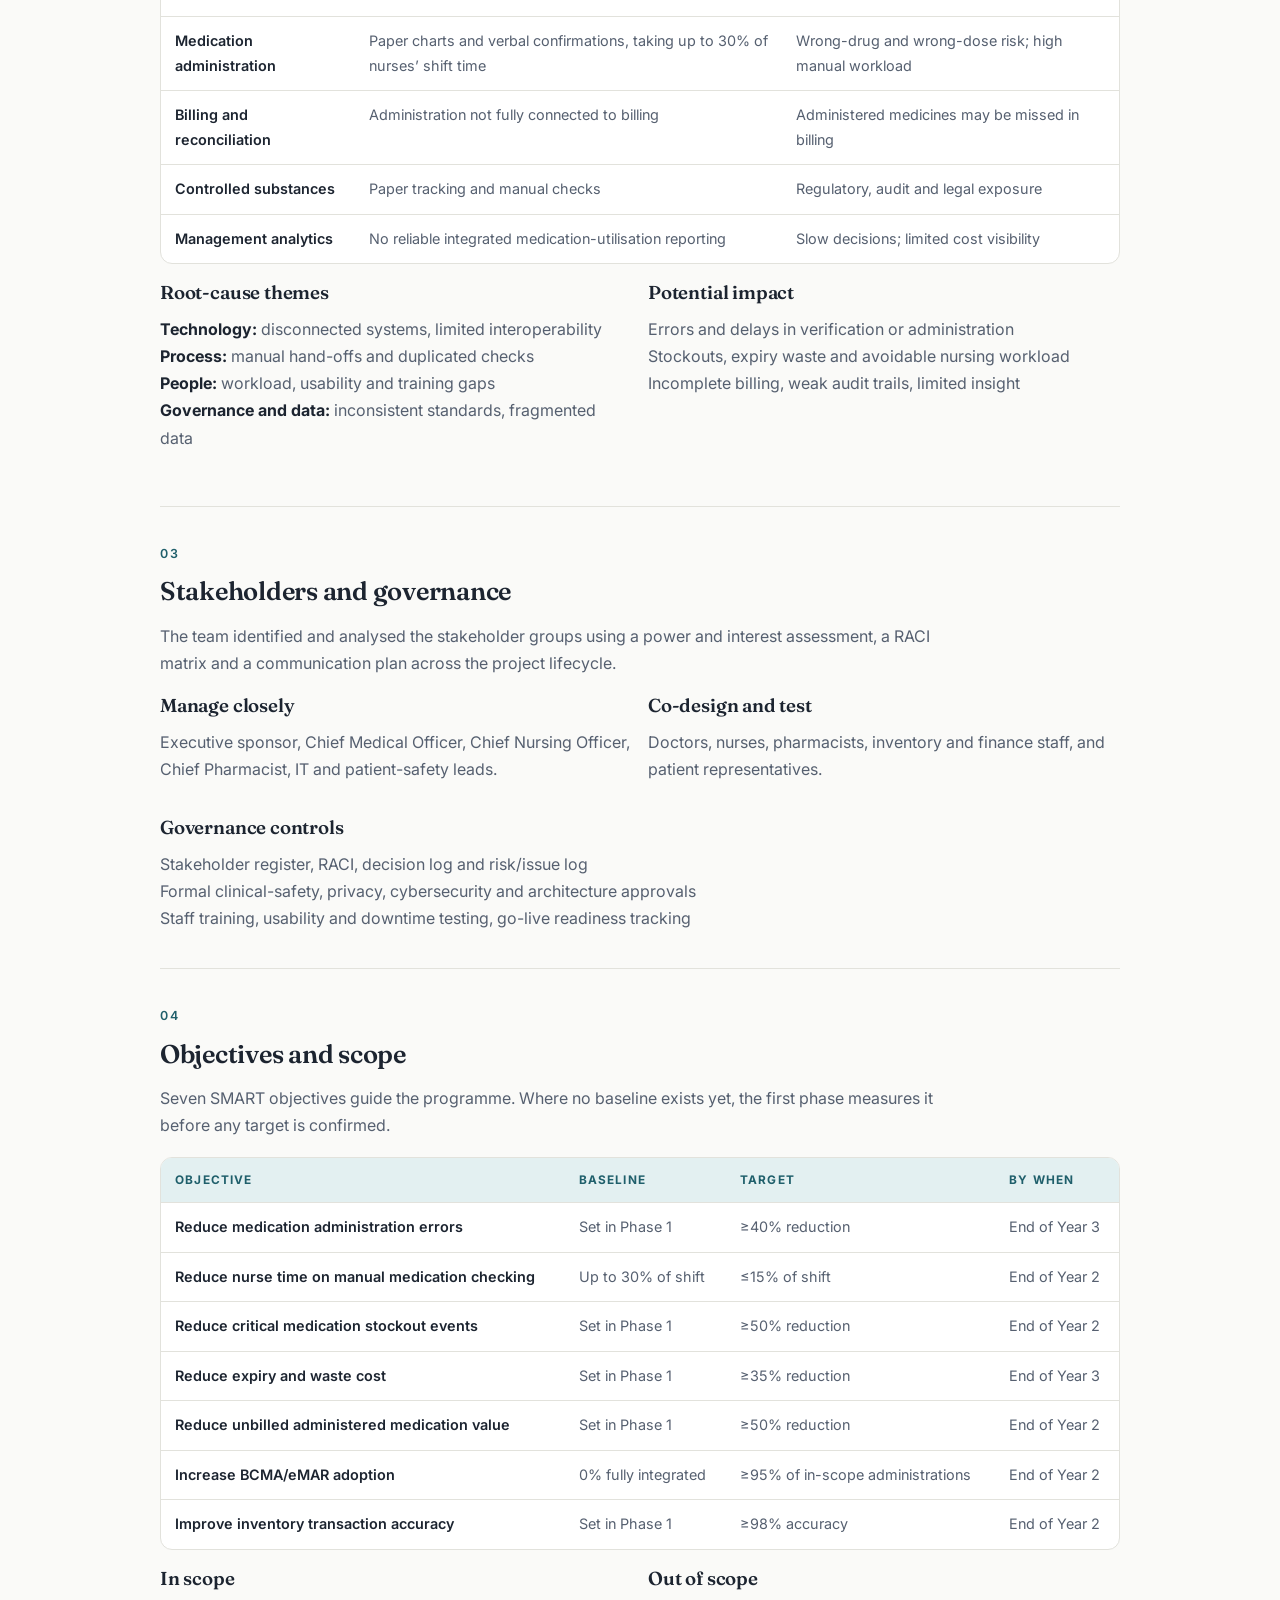
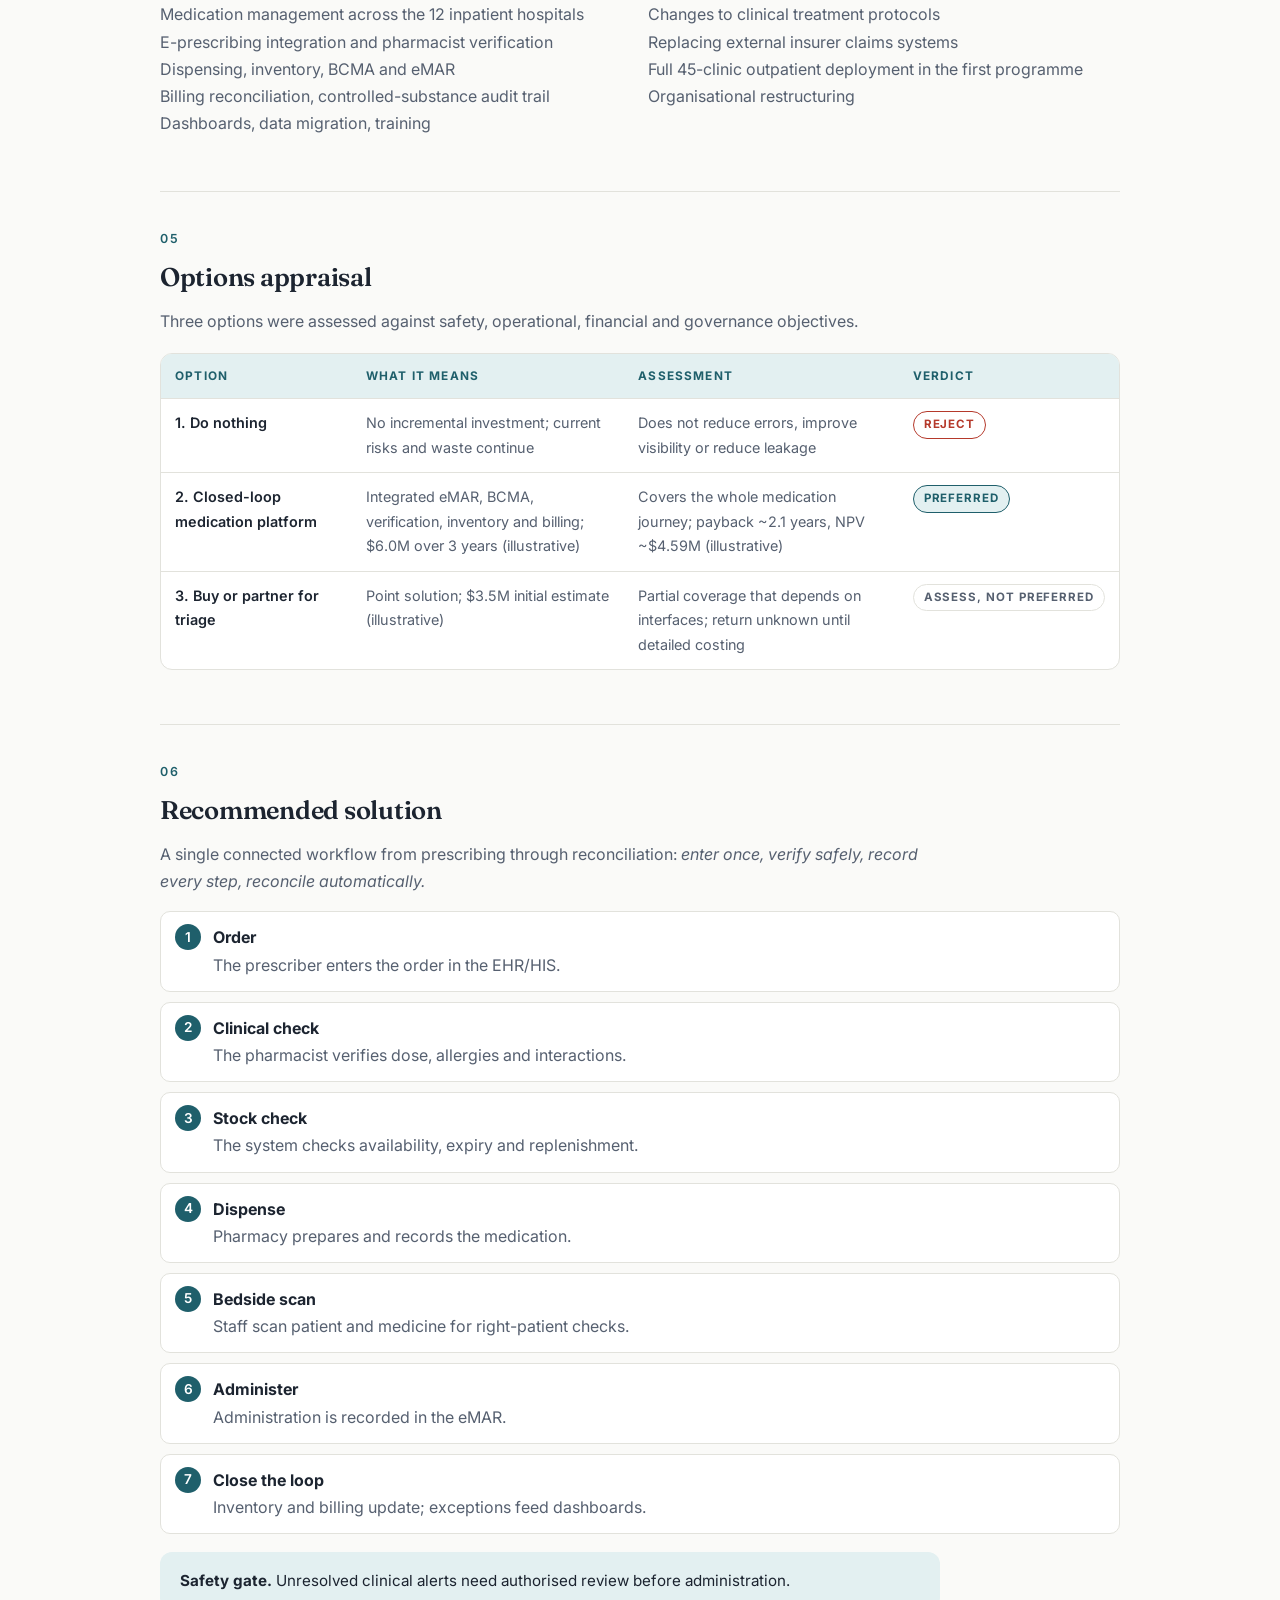
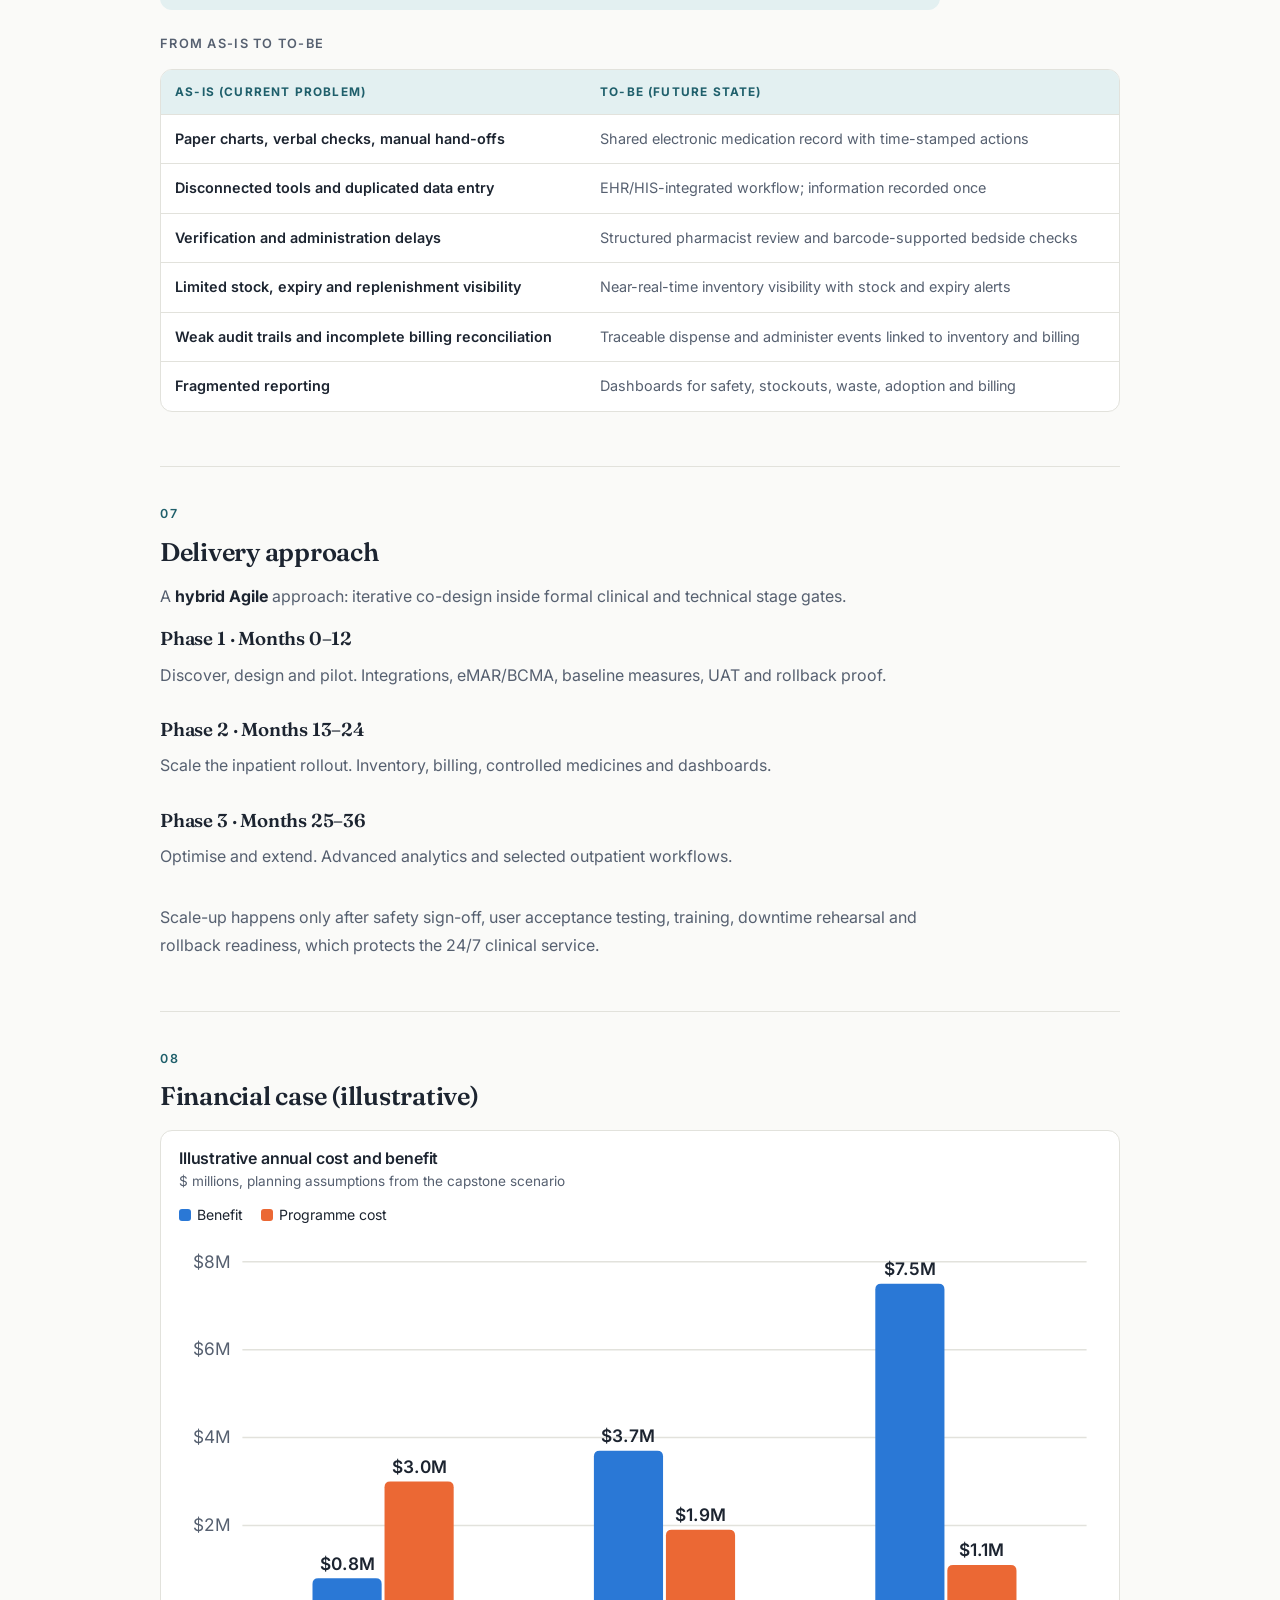
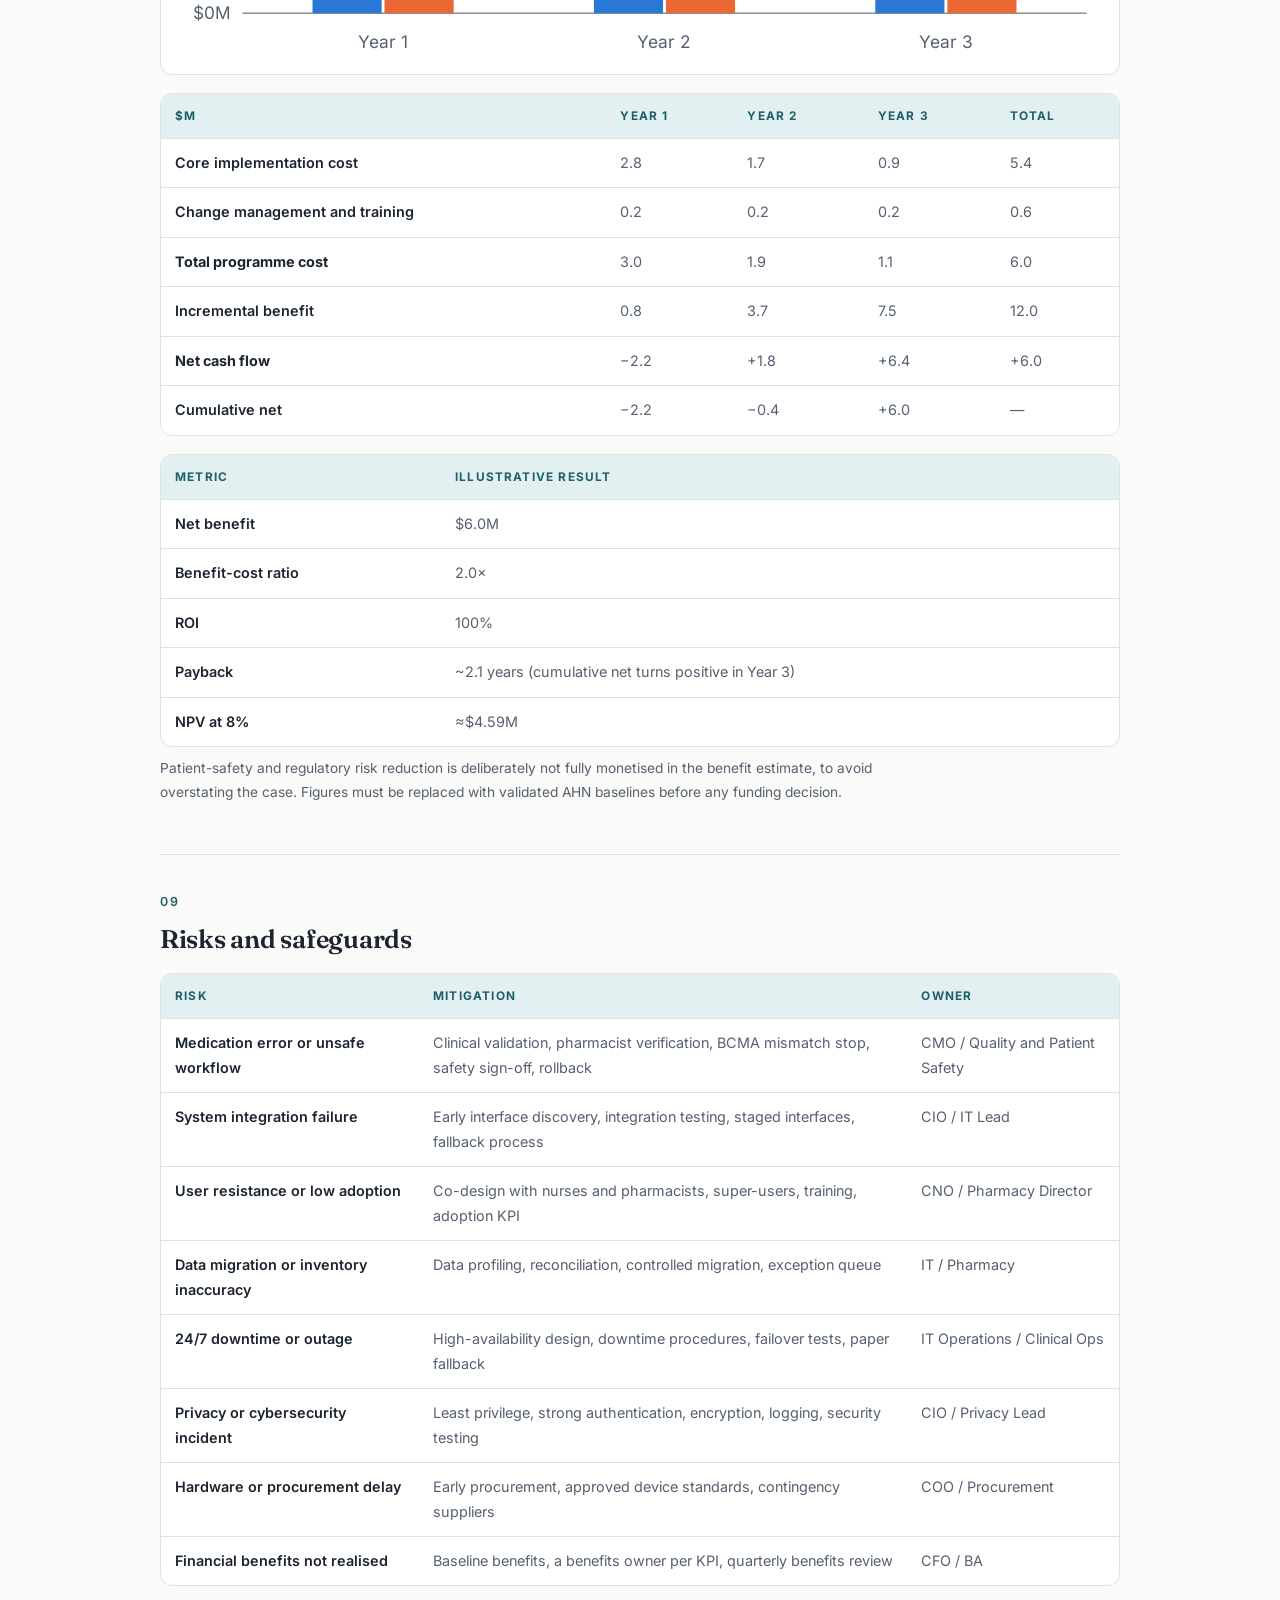
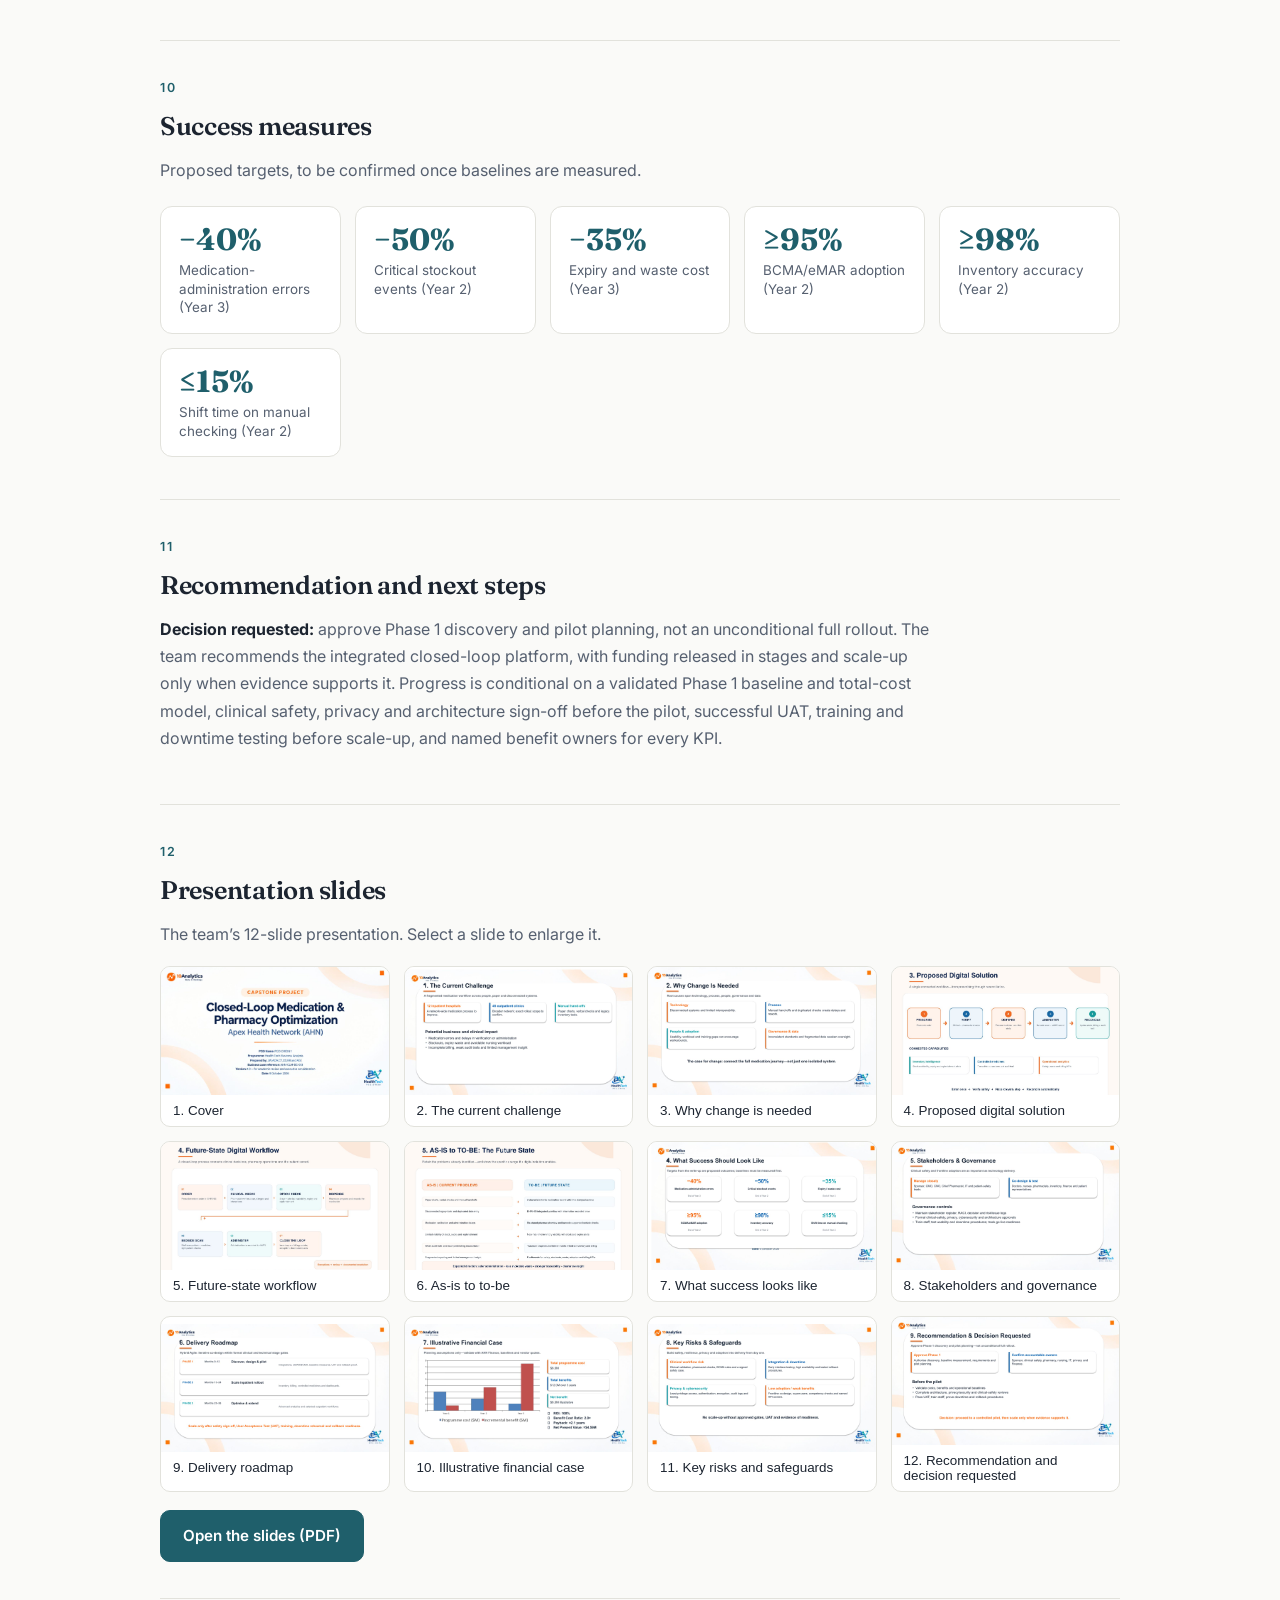
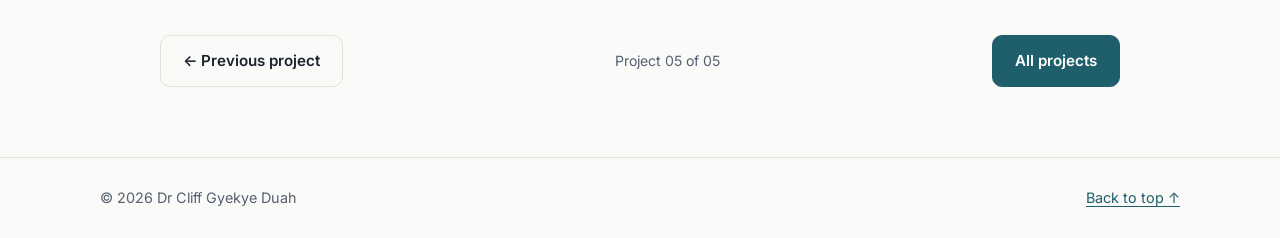
<file: projects/capstone.html>
<!DOCTYPE html>
<html lang="en-GB">
<head>
  <meta charset="utf-8">
  <meta name="viewport" content="width=device-width, initial-scale=1">
  <title>Capstone — Closed-Loop Medication &amp; Pharmacy Optimization | Dr Cliff Gyekye Duah</title>
  <meta name="description" content="Capstone project: a business case and stakeholder pack for closed-loop medication management and pharmacy optimisation at Apex Health Network (illustrative case scenario).">
  <meta name="author" content="Dr Cliff Gyekye Duah">
  <meta name="theme-color" content="#1f5f6b">
  <link rel="icon" href="../favicon.ico" sizes="any">
  <link href="https://fonts.googleapis.com/css2?family=Fraunces:opsz,wght@9..144,500;9..144,600&family=Inter:wght@400;500;600&display=swap" rel="stylesheet">
  <link rel="stylesheet" href="../assets/css/style.css">
  <script>
    (function () {
      var t = null; try { t = localStorage.getItem("theme"); } catch (e) {}
      if (!t) t = window.matchMedia && matchMedia("(prefers-color-scheme: dark)").matches ? "dark" : "light";
      document.documentElement.setAttribute("data-theme", t);
    })();
  </script>
</head>
<body>
  <a class="skip-link" href="#main">Skip to content</a>
  <header class="nav">
    <div class="container">
      <a href="../index.html" class="brand" data-bind="name">Dr Cliff Gyekye Duah</a>
      <div class="nav-actions">
        <a class="btn secondary" style="padding:8px 14px" href="../index.html#projects">All projects</a>
        <button type="button" class="icon-btn" id="theme-toggle" aria-label="Toggle dark and light theme">
          <svg class="i-moon" viewBox="0 0 24 24"><path d="M21 12.8A9 9 0 1 1 11.2 3a7 7 0 0 0 9.8 9.8z"/></svg>
          <svg class="i-sun" viewBox="0 0 24 24"><circle cx="12" cy="12" r="4"/><path d="M12 2v2M12 20v2M4.9 4.9l1.4 1.4M17.7 17.7l1.4 1.4M2 12h2M20 12h2M4.9 19.1l1.4-1.4M17.7 6.3l1.4-1.4"/></svg>
        </button>
      </div>
    </div>
  </header>

  <main id="main">
    <section class="case-hero">
      <div class="container">
        <a class="back" href="../index.html#projects">← Back to projects</a>
        <p class="eyebrow case-count"><b>Project 05 of 05</b> Capstone project · Health Tech Business Analysis | Medication Safety | Business Case</p>
        <h1>Closed-Loop Medication &amp; Pharmacy Optimization</h1>
        <p class="section-intro" style="margin-bottom:0">A team capstone: a stakeholder pack, business case and presentation for connecting prescribing, pharmacy, bedside administration and billing across a hospital network.</p>
        <div class="meta-grid">
          <div><span>Scenario</span>Apex Health Network (capstone case)</div>
          <div><span>Programme</span>Health Tech Business Analysis, 10Alytics</div>
          <div><span>Format</span>Team capstone (POD Orion 1, six members)</div>
          <div><span>Deliverables</span>Stakeholder pack, business case, 12-slide presentation</div>
        </div>
        <div class="journey" aria-label="Capstone at a glance">
          <div><strong>Problem</strong><span>Fragmented, paper-heavy medication workflow</span></div>
          <div><strong>Stakeholders</strong><span>Clinical, pharmacy, IT, finance and patients</span></div>
          <div><strong>Options</strong><span>3 appraised against safety and value</span></div>
          <div><strong>Recommendation</strong><span>Closed-loop platform, phased over 3 years</span></div>
        </div>
      </div>
    </section>
    <div class="container case-body wide">
<section class="step"><p class="num">01</p><h2>Executive overview</h2><p>Apex Health Network (AHN) runs 12 inpatient hospitals and 45 outpatient clinics. Its prescribing, pharmacy inventory and bedside administration depend on disconnected systems, paper charts and verbal confirmations. This capstone builds the business case for one connected, <strong>closed-loop medication and pharmacy platform</strong> that links every step from the prescription to reconciliation.</p>
<div class="stat-row"><div><strong>$6.0M</strong><span>Illustrative 3-year investment</span></div><div><strong>$12.0M</strong><span>Illustrative 3-year benefits</span></div><div><strong>~2.1 yrs</strong><span>Illustrative payback</span></div><div><strong>≈$4.59M</strong><span>Illustrative NPV at 8%</span></div></div>
<p class="caption">All financial figures are planning assumptions from the capstone scenario. They are not confirmed Apex Health Network commitments and are not real results.</p></section>
<section class="step"><p class="num">02</p><h2>Current state and problem</h2><div class="callout"><p style="margin:0"><strong>Problem statement.</strong> Fragmented pharmacy, prescribing and medication-administration processes rely on disconnected systems, paper charts and manual confirmations. The result is medication errors, inventory blind spots, financial leakage, nursing workload, controlled-substance risk and limited analytics.</p></div><div class="table-wrap" role="region" aria-label="Current state table" tabindex="0"><table class="kpi-table tbl wrapfirst "><thead><tr><th scope="col">Area</th><th scope="col">Current state</th><th scope="col">Business impact</th></tr></thead><tbody><tr><td>Prescribing</td><td>Prescriptions written in one system with limited downstream integration</td><td>Manual verification and transcription risk; pharmacy delays</td></tr><tr><td>Pharmacy inventory</td><td>Legacy standalone software; limited ward-level visibility</td><td>Critical stockouts, overstocking, expiry and waste</td></tr><tr><td>Medication administration</td><td>Paper charts and verbal confirmations, taking up to 30% of nurses’ shift time</td><td>Wrong-drug and wrong-dose risk; high manual workload</td></tr><tr><td>Billing and reconciliation</td><td>Administration not fully connected to billing</td><td>Administered medicines may be missed in billing</td></tr><tr><td>Controlled substances</td><td>Paper tracking and manual checks</td><td>Regulatory, audit and legal exposure</td></tr><tr><td>Management analytics</td><td>No reliable integrated medication-utilisation reporting</td><td>Slow decisions; limited cost visibility</td></tr></tbody></table></div><div class="two-col"><div><h3>Root-cause themes</h3><ul><li><strong>Technology:</strong> disconnected systems, limited interoperability</li><li><strong>Process:</strong> manual hand-offs and duplicated checks</li><li><strong>People:</strong> workload, usability and training gaps</li><li><strong>Governance and data:</strong> inconsistent standards, fragmented data</li></ul></div>
<div><h3>Potential impact</h3><ul><li>Errors and delays in verification or administration</li><li>Stockouts, expiry waste and avoidable nursing workload</li><li>Incomplete billing, weak audit trails, limited insight</li></ul></div></div></section>
<section class="step"><p class="num">03</p><h2>Stakeholders and governance</h2><p>The team identified and analysed the stakeholder groups using a power and interest assessment, a RACI matrix and a communication plan across the project lifecycle.</p>
<div class="two-col"><div><h3>Manage closely</h3><p>Executive sponsor, Chief Medical Officer, Chief Nursing Officer, Chief Pharmacist, IT and patient-safety leads.</p></div><div><h3>Co-design and test</h3><p>Doctors, nurses, pharmacists, inventory and finance staff, and patient representatives.</p></div></div>
<h3>Governance controls</h3><ul><li>Stakeholder register, RACI, decision log and risk/issue log</li><li>Formal clinical-safety, privacy, cybersecurity and architecture approvals</li><li>Staff training, usability and downtime testing, go-live readiness tracking</li></ul></section>
<section class="step"><p class="num">04</p><h2>Objectives and scope</h2><p>Seven SMART objectives guide the programme. Where no baseline exists yet, the first phase measures it before any target is confirmed.</p><div class="table-wrap" role="region" aria-label="SMART objectives table" tabindex="0"><table class="kpi-table tbl wrapfirst "><thead><tr><th scope="col">Objective</th><th scope="col">Baseline</th><th scope="col">Target</th><th scope="col">By when</th></tr></thead><tbody><tr><td>Reduce medication administration errors</td><td>Set in Phase 1</td><td>≥40% reduction</td><td>End of Year 3</td></tr><tr><td>Reduce nurse time on manual medication checking</td><td>Up to 30% of shift</td><td>≤15% of shift</td><td>End of Year 2</td></tr><tr><td>Reduce critical medication stockout events</td><td>Set in Phase 1</td><td>≥50% reduction</td><td>End of Year 2</td></tr><tr><td>Reduce expiry and waste cost</td><td>Set in Phase 1</td><td>≥35% reduction</td><td>End of Year 3</td></tr><tr><td>Reduce unbilled administered medication value</td><td>Set in Phase 1</td><td>≥50% reduction</td><td>End of Year 2</td></tr><tr><td>Increase BCMA/eMAR adoption</td><td>0% fully integrated</td><td>≥95% of in-scope administrations</td><td>End of Year 2</td></tr><tr><td>Improve inventory transaction accuracy</td><td>Set in Phase 1</td><td>≥98% accuracy</td><td>End of Year 2</td></tr></tbody></table></div><div class="two-col"><div><h3>In scope</h3><ul><li>Medication management across the 12 inpatient hospitals</li><li>E-prescribing integration and pharmacist verification</li><li>Dispensing, inventory, BCMA and eMAR</li><li>Billing reconciliation, controlled-substance audit trail</li><li>Dashboards, data migration, training</li></ul></div>
<div><h3>Out of scope</h3><ul><li>Changes to clinical treatment protocols</li><li>Replacing external insurer claims systems</li><li>Full 45-clinic outpatient deployment in the first programme</li><li>Organisational restructuring</li></ul></div></div></section>
<section class="step"><p class="num">05</p><h2>Options appraisal</h2><p>Three options were assessed against safety, operational, financial and governance objectives.</p><div class="table-wrap" role="region" aria-label="Options appraisal table" tabindex="0"><table class="kpi-table tbl wrapfirst "><thead><tr><th scope="col">Option</th><th scope="col">What it means</th><th scope="col">Assessment</th><th scope="col">Verdict</th></tr></thead><tbody><tr><td>1. Do nothing</td><td>No incremental investment; current risks and waste continue</td><td>Does not reduce errors, improve visibility or reduce leakage</td><td><span class="badge bad">Reject</span></td></tr><tr><td>2. Closed-loop medication platform</td><td>Integrated eMAR, BCMA, verification, inventory and billing; $6.0M over 3 years (illustrative)</td><td>Covers the whole medication journey; payback ~2.1 years, NPV ~$4.59M (illustrative)</td><td><span class="badge good">Preferred</span></td></tr><tr><td>3. Buy or partner for triage</td><td>Point solution; $3.5M initial estimate (illustrative)</td><td>Partial coverage that depends on interfaces; return unknown until detailed costing</td><td><span class="badge mid">Assess, not preferred</span></td></tr></tbody></table></div></section>
<section class="step"><p class="num">06</p><h2>Recommended solution</h2><p>A single connected workflow from prescribing through reconciliation: <em>enter once, verify safely, record every step, reconcile automatically.</em></p>
<ol class="flow-list">
<li><strong>Order</strong> The prescriber enters the order in the EHR/HIS.</li>
<li><strong>Clinical check</strong> The pharmacist verifies dose, allergies and interactions.</li>
<li><strong>Stock check</strong> The system checks availability, expiry and replenishment.</li>
<li><strong>Dispense</strong> Pharmacy prepares and records the medication.</li>
<li><strong>Bedside scan</strong> Staff scan patient and medicine for right-patient checks.</li>
<li><strong>Administer</strong> Administration is recorded in the eMAR.</li>
<li><strong>Close the loop</strong> Inventory and billing update; exceptions feed dashboards.</li>
</ol>
<div class="callout"><p style="margin:0"><strong>Safety gate.</strong> Unresolved clinical alerts need authorised review before administration.</p></div>
<h3 class="mini-h">From as-is to to-be</h3><div class="table-wrap" role="region" aria-label="As-is to to-be table" tabindex="0"><table class="kpi-table tbl wrapfirst "><thead><tr><th scope="col">As-is (current problem)</th><th scope="col">To-be (future state)</th></tr></thead><tbody><tr><td>Paper charts, verbal checks, manual hand-offs</td><td>Shared electronic medication record with time-stamped actions</td></tr><tr><td>Disconnected tools and duplicated data entry</td><td>EHR/HIS-integrated workflow; information recorded once</td></tr><tr><td>Verification and administration delays</td><td>Structured pharmacist review and barcode-supported bedside checks</td></tr><tr><td>Limited stock, expiry and replenishment visibility</td><td>Near-real-time inventory visibility with stock and expiry alerts</td></tr><tr><td>Weak audit trails and incomplete billing reconciliation</td><td>Traceable dispense and administer events linked to inventory and billing</td></tr><tr><td>Fragmented reporting</td><td>Dashboards for safety, stockouts, waste, adoption and billing</td></tr></tbody></table></div></section>
<section class="step"><p class="num">07</p><h2>Delivery approach</h2><p>A <strong>hybrid Agile</strong> approach: iterative co-design inside formal clinical and technical stage gates.</p>
<div class="stages"><div><h3>Phase 1 · Months 0–12</h3><p>Discover, design and pilot. Integrations, eMAR/BCMA, baseline measures, UAT and rollback proof.</p></div><div><h3>Phase 2 · Months 13–24</h3><p>Scale the inpatient rollout. Inventory, billing, controlled medicines and dashboards.</p></div><div><h3>Phase 3 · Months 25–36</h3><p>Optimise and extend. Advanced analytics and selected outpatient workflows.</p></div></div>
<p>Scale-up happens only after safety sign-off, user acceptance testing, training, downtime rehearsal and rollback readiness, which protects the 24/7 clinical service.</p></section>
<section class="step"><p class="num">08</p><h2>Financial case (illustrative)</h2><div class="viz" id="cashviz"><h3>Illustrative annual cost and benefit</h3><p class="sub">$ millions, planning assumptions from the capstone scenario</p>
<div class="legend"><span><i style="background:var(--s1)"></i>Benefit</span><span><i style="background:var(--s2)"></i>Programme cost</span></div>
<svg viewBox="0 0 640 300" role="group" aria-label="Grouped bar chart of illustrative annual benefit and cost"><line class="grid" x1="44" x2="630" y1="264.0" y2="264.0"/><text x="36" y="268.0" text-anchor="end">$0M</text><line class="grid" x1="44" x2="630" y1="203.0" y2="203.0"/><text x="36" y="207.0" text-anchor="end">$2M</text><line class="grid" x1="44" x2="630" y1="142.0" y2="142.0"/><text x="36" y="146.0" text-anchor="end">$4M</text><line class="grid" x1="44" x2="630" y1="81.0" y2="81.0"/><text x="36" y="85.0" text-anchor="end">$6M</text><line class="grid" x1="44" x2="630" y1="20.0" y2="20.0"/><text x="36" y="24.0" text-anchor="end">$8M</text><line class="axis" x1="44" x2="630" y1="264.0" y2="264.0"/><path class="bar" tabindex="0" d="M92.66666666666669,264.0 V243.6 Q92.66666666666669,239.6 96.66666666666669,239.6 H136.66666666666669 Q140.66666666666669,239.6 140.66666666666669,243.6 V264.0 Z" fill="var(--s1)" data-tip="Year 1 benefit: $0.8M (illustrative)" role="img" aria-label="Year 1 benefit $0.8 million"/><text class="val" x="116.66666666666669" y="233.6" text-anchor="middle">$0.8M</text><path class="bar" tabindex="0" d="M142.66666666666669,264.0 V176.5 Q142.66666666666669,172.5 146.66666666666669,172.5 H186.66666666666669 Q190.66666666666669,172.5 190.66666666666669,176.5 V264.0 Z" fill="var(--s2)" data-tip="Year 1 cost: $3.0M (illustrative)" role="img" aria-label="Year 1 cost $3.0 million"/><text class="val" x="166.66666666666669" y="166.5" text-anchor="middle">$3.0M</text><text x="141.66666666666669" y="288" text-anchor="middle">Year 1</text><path class="bar" tabindex="0" d="M288.0,264.0 V155.14999999999998 Q288.0,151.14999999999998 292.0,151.14999999999998 H332.0 Q336.0,151.14999999999998 336.0,155.14999999999998 V264.0 Z" fill="var(--s1)" data-tip="Year 2 benefit: $3.7M (illustrative)" role="img" aria-label="Year 2 benefit $3.7 million"/><text class="val" x="312.0" y="145.14999999999998" text-anchor="middle">$3.7M</text><path class="bar" tabindex="0" d="M338.0,264.0 V210.05 Q338.0,206.05 342.0,206.05 H382.0 Q386.0,206.05 386.0,210.05 V264.0 Z" fill="var(--s2)" data-tip="Year 2 cost: $1.9M (illustrative)" role="img" aria-label="Year 2 cost $1.9 million"/><text class="val" x="362.0" y="200.05" text-anchor="middle">$1.9M</text><text x="337.0" y="288" text-anchor="middle">Year 2</text><path class="bar" tabindex="0" d="M483.33333333333337,264.0 V39.25 Q483.33333333333337,35.25 487.33333333333337,35.25 H527.3333333333334 Q531.3333333333334,35.25 531.3333333333334,39.25 V264.0 Z" fill="var(--s1)" data-tip="Year 3 benefit: $7.5M (illustrative)" role="img" aria-label="Year 3 benefit $7.5 million"/><text class="val" x="507.33333333333337" y="29.25" text-anchor="middle">$7.5M</text><path class="bar" tabindex="0" d="M533.3333333333334,264.0 V234.45 Q533.3333333333334,230.45 537.3333333333334,230.45 H577.3333333333334 Q581.3333333333334,230.45 581.3333333333334,234.45 V264.0 Z" fill="var(--s2)" data-tip="Year 3 cost: $1.1M (illustrative)" role="img" aria-label="Year 3 cost $1.1 million"/><text class="val" x="557.3333333333334" y="224.45" text-anchor="middle">$1.1M</text><text x="532.3333333333334" y="288" text-anchor="middle">Year 3</text></svg></div><div class="tip" id="tip"></div><div class="table-wrap" role="region" aria-label="Cash flow table" tabindex="0"><table class="kpi-table tbl wrapfirst "><thead><tr><th scope="col">$M</th><th scope="col">Year 1</th><th scope="col">Year 2</th><th scope="col">Year 3</th><th scope="col">Total</th></tr></thead><tbody><tr><td>Core implementation cost</td><td>2.8</td><td>1.7</td><td>0.9</td><td>5.4</td></tr><tr><td>Change management and training</td><td>0.2</td><td>0.2</td><td>0.2</td><td>0.6</td></tr><tr><td><strong>Total programme cost</strong></td><td>3.0</td><td>1.9</td><td>1.1</td><td>6.0</td></tr><tr><td>Incremental benefit</td><td>0.8</td><td>3.7</td><td>7.5</td><td>12.0</td></tr><tr><td><strong>Net cash flow</strong></td><td>−2.2</td><td>+1.8</td><td>+6.4</td><td>+6.0</td></tr><tr><td>Cumulative net</td><td>−2.2</td><td>−0.4</td><td>+6.0</td><td>—</td></tr></tbody></table></div><div class="table-wrap" role="region" aria-label="Financial metrics table" tabindex="0"><table class="kpi-table tbl wrapfirst "><thead><tr><th scope="col">Metric</th><th scope="col">Illustrative result</th></tr></thead><tbody><tr><td>Net benefit</td><td>$6.0M</td></tr><tr><td>Benefit-cost ratio</td><td>2.0×</td></tr><tr><td>ROI</td><td>100%</td></tr><tr><td>Payback</td><td>~2.1 years (cumulative net turns positive in Year 3)</td></tr><tr><td>NPV at 8%</td><td>≈$4.59M</td></tr></tbody></table></div><p class="caption">Patient-safety and regulatory risk reduction is deliberately not fully monetised in the benefit estimate, to avoid overstating the case. Figures must be replaced with validated AHN baselines before any funding decision.</p></section>
<section class="step"><p class="num">09</p><h2>Risks and safeguards</h2><div class="table-wrap" role="region" aria-label="Risk register table" tabindex="0"><table class="kpi-table tbl wrapfirst "><thead><tr><th scope="col">Risk</th><th scope="col">Mitigation</th><th scope="col">Owner</th></tr></thead><tbody><tr><td>Medication error or unsafe workflow</td><td>Clinical validation, pharmacist verification, BCMA mismatch stop, safety sign-off, rollback</td><td>CMO / Quality and Patient Safety</td></tr><tr><td>System integration failure</td><td>Early interface discovery, integration testing, staged interfaces, fallback process</td><td>CIO / IT Lead</td></tr><tr><td>User resistance or low adoption</td><td>Co-design with nurses and pharmacists, super-users, training, adoption KPI</td><td>CNO / Pharmacy Director</td></tr><tr><td>Data migration or inventory inaccuracy</td><td>Data profiling, reconciliation, controlled migration, exception queue</td><td>IT / Pharmacy</td></tr><tr><td>24/7 downtime or outage</td><td>High-availability design, downtime procedures, failover tests, paper fallback</td><td>IT Operations / Clinical Ops</td></tr><tr><td>Privacy or cybersecurity incident</td><td>Least privilege, strong authentication, encryption, logging, security testing</td><td>CIO / Privacy Lead</td></tr><tr><td>Hardware or procurement delay</td><td>Early procurement, approved device standards, contingency suppliers</td><td>COO / Procurement</td></tr><tr><td>Financial benefits not realised</td><td>Baseline benefits, a benefits owner per KPI, quarterly benefits review</td><td>CFO / BA</td></tr></tbody></table></div></section>
<section class="step"><p class="num">10</p><h2>Success measures</h2><p>Proposed targets, to be confirmed once baselines are measured.</p>
<div class="stat-row"><div><strong>−40%</strong><span>Medication-administration errors (Year 3)</span></div><div><strong>−50%</strong><span>Critical stockout events (Year 2)</span></div><div><strong>−35%</strong><span>Expiry and waste cost (Year 3)</span></div><div><strong>≥95%</strong><span>BCMA/eMAR adoption (Year 2)</span></div><div><strong>≥98%</strong><span>Inventory accuracy (Year 2)</span></div><div><strong>≤15%</strong><span>Shift time on manual checking (Year 2)</span></div></div></section>
<section class="step"><p class="num">11</p><h2>Recommendation and next steps</h2><p><strong>Decision requested:</strong> approve Phase 1 discovery and pilot planning, not an unconditional full rollout. The team recommends the integrated closed-loop platform, with funding released in stages and scale-up only when evidence supports it. Progress is conditional on a validated Phase 1 baseline and total-cost model, clinical safety, privacy and architecture sign-off before the pilot, successful UAT, training and downtime testing before scale-up, and named benefit owners for every KPI.</p></section>
<section class="step"><p class="num">12</p><h2>Presentation slides</h2><p>The team’s 12-slide presentation. Select a slide to enlarge it.</p><div class="gallery"><button type="button" data-i="0"><img src="../assets/images/capstone/slide-01.jpg" alt="Slide 1: Cover" loading="lazy" width="1280" height="720"><span>1. Cover</span></button><button type="button" data-i="1"><img src="../assets/images/capstone/slide-02.jpg" alt="Slide 2: The current challenge" loading="lazy" width="1280" height="720"><span>2. The current challenge</span></button><button type="button" data-i="2"><img src="../assets/images/capstone/slide-03.jpg" alt="Slide 3: Why change is needed" loading="lazy" width="1280" height="720"><span>3. Why change is needed</span></button><button type="button" data-i="3"><img src="../assets/images/capstone/slide-04.jpg" alt="Slide 4: Proposed digital solution" loading="lazy" width="1280" height="720"><span>4. Proposed digital solution</span></button><button type="button" data-i="4"><img src="../assets/images/capstone/slide-05.jpg" alt="Slide 5: Future-state workflow" loading="lazy" width="1280" height="720"><span>5. Future-state workflow</span></button><button type="button" data-i="5"><img src="../assets/images/capstone/slide-06.jpg" alt="Slide 6: As-is to to-be" loading="lazy" width="1280" height="720"><span>6. As-is to to-be</span></button><button type="button" data-i="6"><img src="../assets/images/capstone/slide-07.jpg" alt="Slide 7: What success looks like" loading="lazy" width="1280" height="720"><span>7. What success looks like</span></button><button type="button" data-i="7"><img src="../assets/images/capstone/slide-08.jpg" alt="Slide 8: Stakeholders and governance" loading="lazy" width="1280" height="720"><span>8. Stakeholders and governance</span></button><button type="button" data-i="8"><img src="../assets/images/capstone/slide-09.jpg" alt="Slide 9: Delivery roadmap" loading="lazy" width="1280" height="720"><span>9. Delivery roadmap</span></button><button type="button" data-i="9"><img src="../assets/images/capstone/slide-10.jpg" alt="Slide 10: Illustrative financial case" loading="lazy" width="1280" height="720"><span>10. Illustrative financial case</span></button><button type="button" data-i="10"><img src="../assets/images/capstone/slide-11.jpg" alt="Slide 11: Key risks and safeguards" loading="lazy" width="1280" height="720"><span>11. Key risks and safeguards</span></button><button type="button" data-i="11"><img src="../assets/images/capstone/slide-12.jpg" alt="Slide 12: Recommendation and decision requested" loading="lazy" width="1280" height="720"><span>12. Recommendation and decision requested</span></button></div><div class="dl-row"><a class="btn" href="../assets/documents/POD-Orion-Capstone-Presentation.pdf" target="_blank" rel="noopener">Open the slides (PDF)</a></div><dialog class="lightbox" id="lb" aria-label="Slide viewer"><img id="lbimg" alt=""><div class="lb-bar"><span id="lbcap"></span><div><button class="btn secondary" type="button" id="lbprev" style="padding:6px 12px">←</button><button class="btn secondary" type="button" id="lbnext" style="padding:6px 12px">→</button><button class="btn" type="button" id="lbclose" style="padding:6px 12px">Close</button></div></div></dialog></section>
<div class="case-nav"><a class="btn secondary" href="ai-readmission.html">← Previous project</a><span class="mid">Project 05 of 05</span><a class="btn" href="../index.html#projects">All projects</a></div></div></main>
  <footer><div class="container"><span>© <span id="year"></span> <span data-bind="name">Dr Cliff Gyekye Duah</span></span><a href="#main">Back to top ↑</a></div></footer>
  <script src="../assets/js/data.js"></script>
  <script src="../assets/js/script.js"></script>
  <script>
  (function(){
    var tip=document.getElementById("tip");
    document.querySelectorAll(".viz .bar").forEach(function(b){
      function show(e){var r=b.getBoundingClientRect();tip.textContent=b.getAttribute("data-tip");tip.style.left=(r.left+r.width/2-tip.offsetWidth/2)+"px";tip.style.top=(r.top-tip.offsetHeight-8)+"px";tip.style.opacity=1;}
      function hide(){tip.style.opacity=0;}
      b.addEventListener("mouseenter",show);b.addEventListener("focus",show);b.addEventListener("mouseleave",hide);b.addEventListener("blur",hide);
    });
    var lb=document.getElementById("lb"),img=document.getElementById("lbimg"),cap=document.getElementById("lbcap"),btns=[].slice.call(document.querySelectorAll(".gallery button")),cur=0;
    function open(i){cur=(i+btns.length)%btns.length;var im=btns[cur].querySelector("img");img.src=im.src;img.alt=im.alt;cap.textContent=btns[cur].querySelector("span").textContent;if(!lb.open&&lb.showModal)lb.showModal();}
    btns.forEach(function(b,i){b.addEventListener("click",function(){open(i);});});
    document.getElementById("lbprev").onclick=function(){open(cur-1)};
    document.getElementById("lbnext").onclick=function(){open(cur+1)};
    document.getElementById("lbclose").onclick=function(){lb.close()};
    lb.addEventListener("click",function(e){if(e.target===lb)lb.close();});
    document.addEventListener("keydown",function(e){if(!lb.open)return;if(e.key==="ArrowRight")open(cur+1);if(e.key==="ArrowLeft")open(cur-1);});
  })();
  </script>
</body>
</html>
</file>
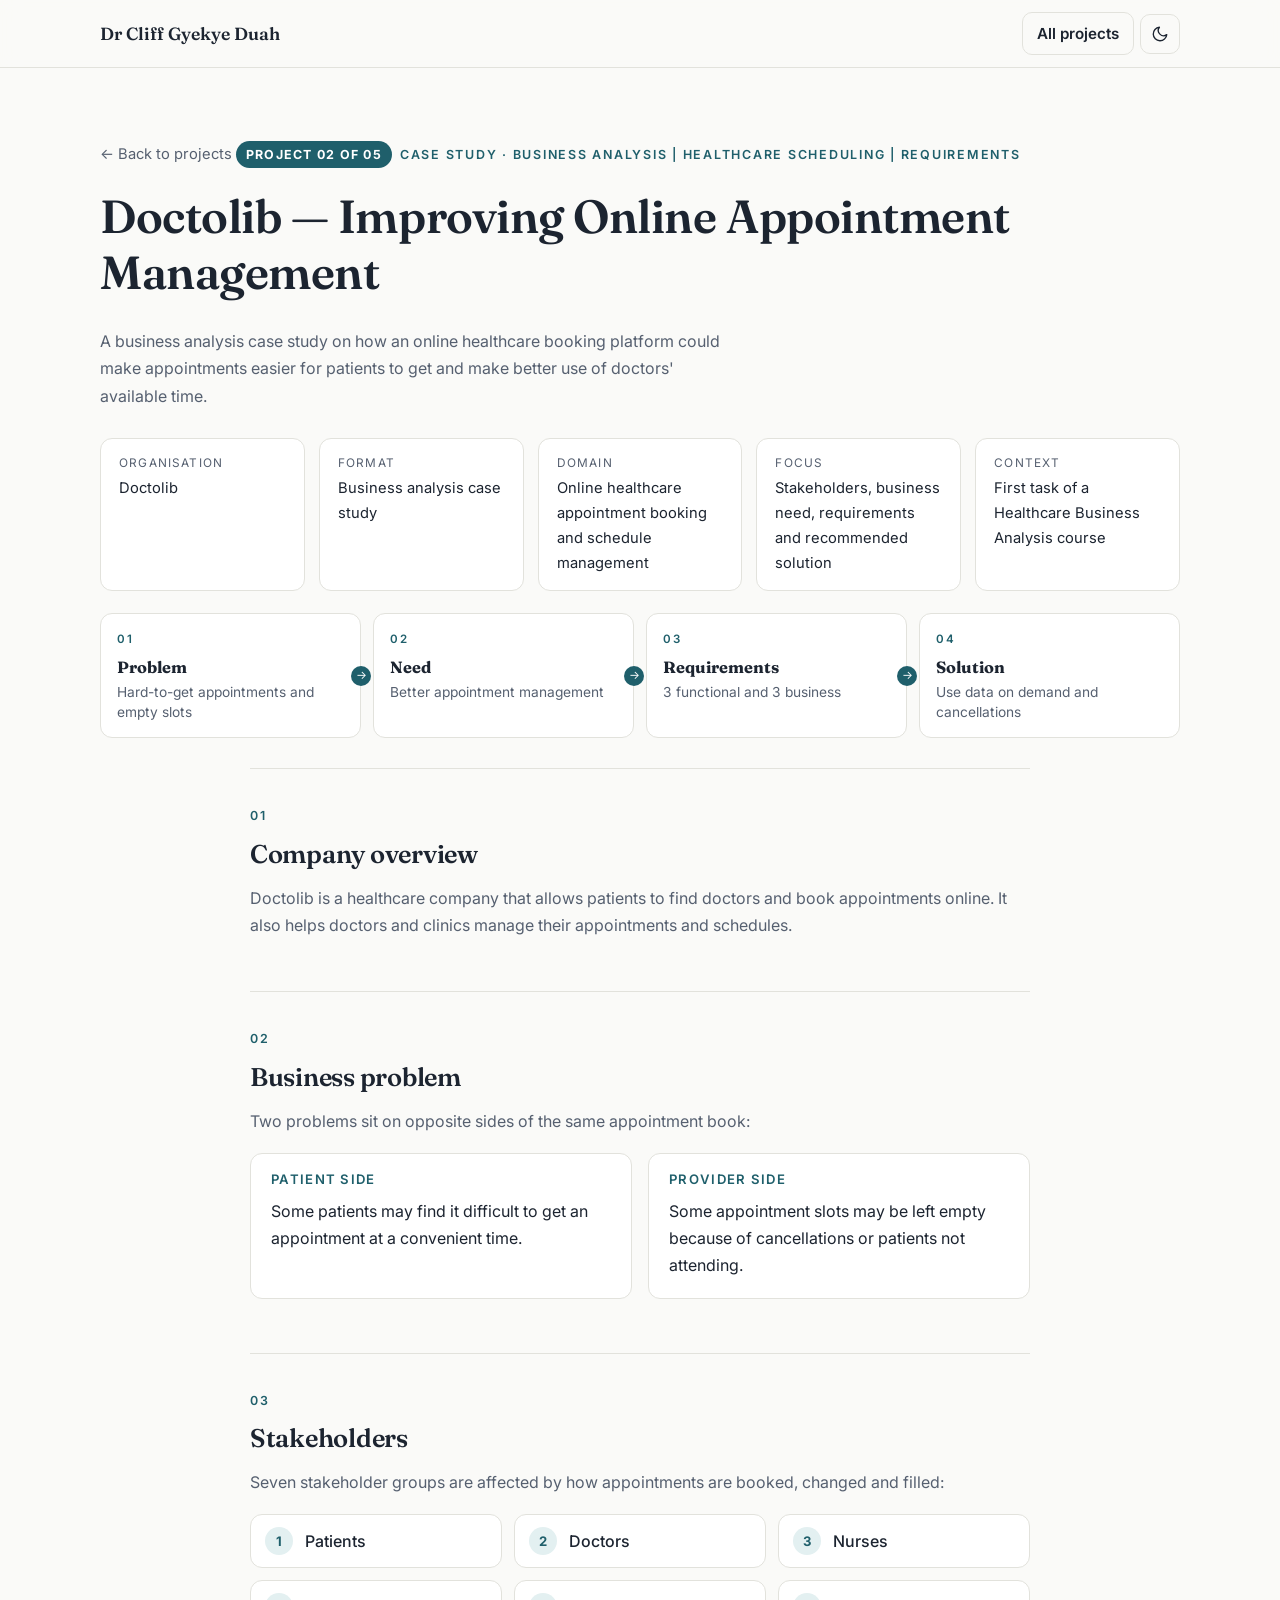
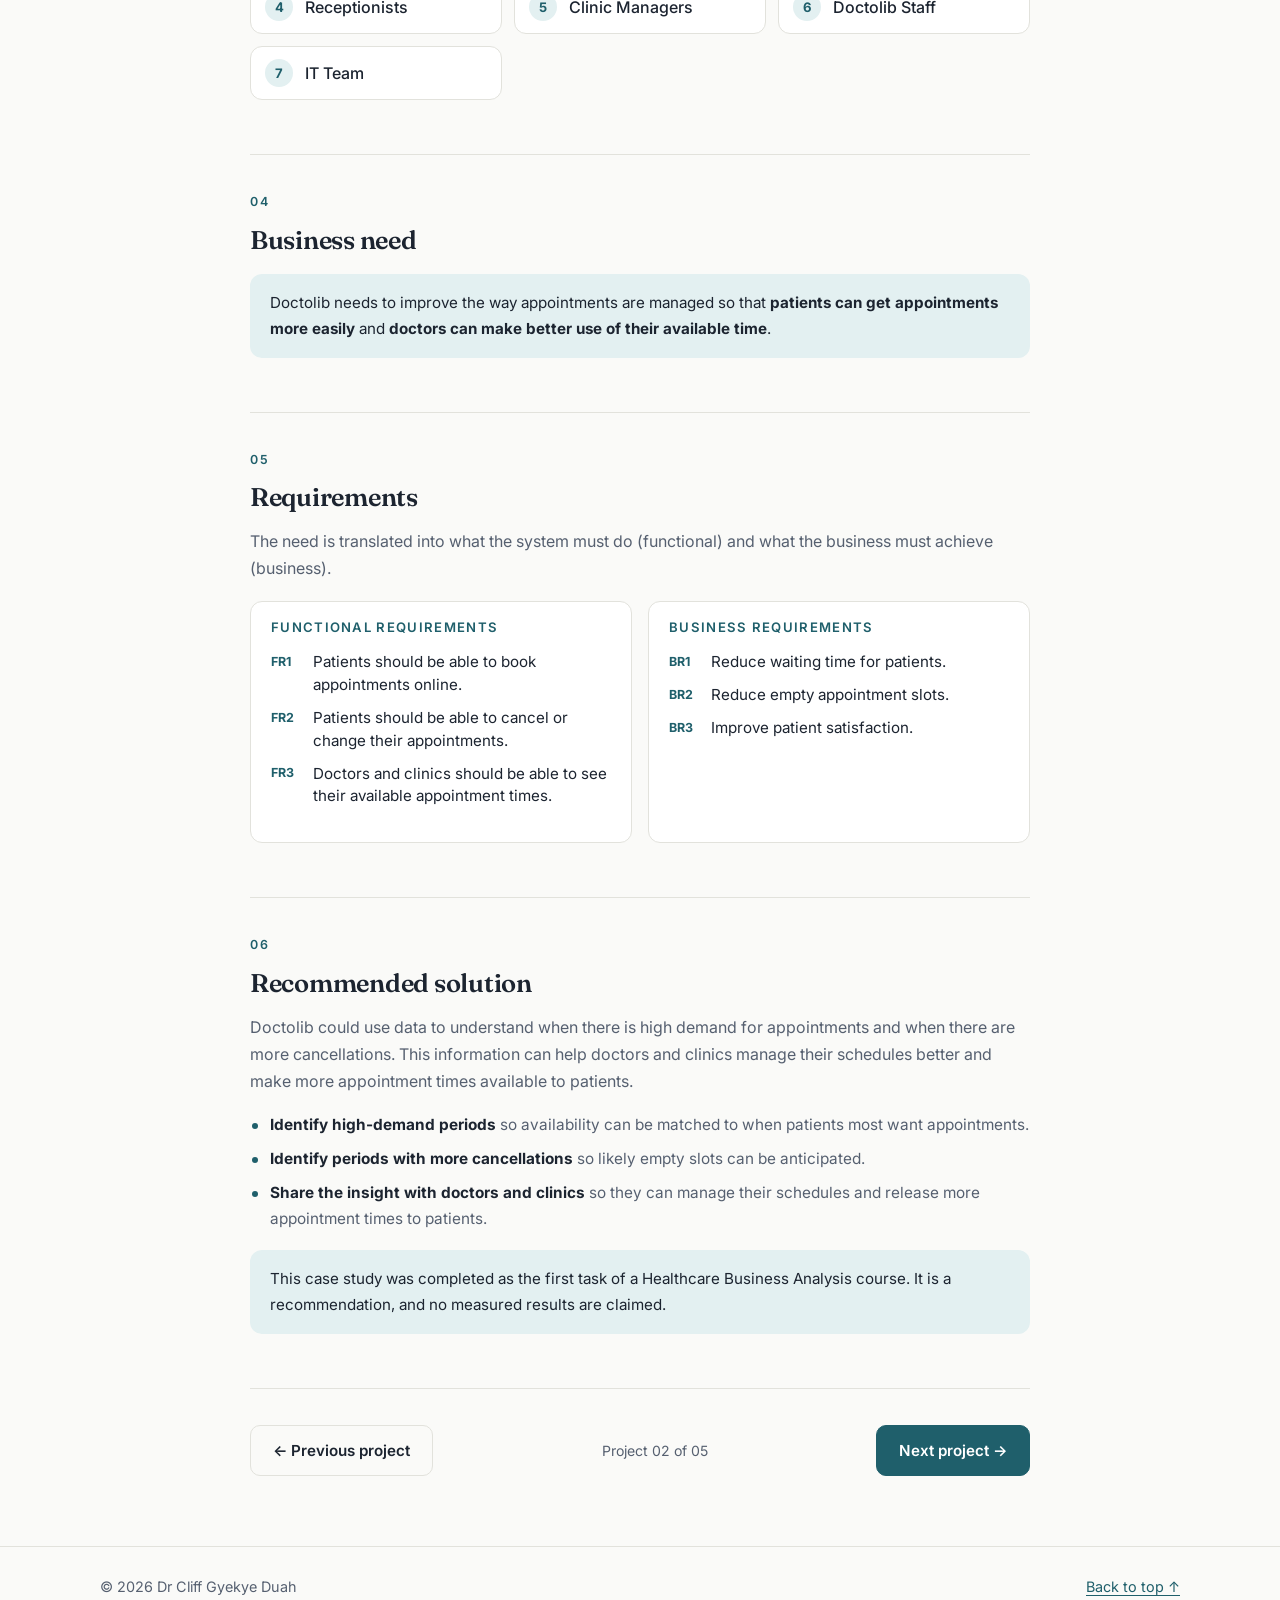
<file: projects/doctolib.html>
<!DOCTYPE html>
<html lang="en-GB">
<head>
  <meta charset="utf-8">
  <meta name="viewport" content="width=device-width, initial-scale=1">
  <title>Doctolib — Appointment Management Business Analysis | Dr Cliff Gyekye Duah</title>
  <meta name="description" content="Case study: business analysis of online appointment management for Doctolib, covering stakeholders, business need, functional and business requirements and a data-informed scheduling recommendation.">
  <meta name="author" content="Dr Cliff Gyekye Duah">
  <meta name="theme-color" content="#1f5f6b">
  <link rel="icon" href="../favicon.ico" sizes="any">
  <link href="https://fonts.googleapis.com/css2?family=Fraunces:opsz,wght@9..144,500;9..144,600&family=Inter:wght@400;500;600&display=swap" rel="stylesheet">
  <link rel="stylesheet" href="../assets/css/style.css">
  <script>
    (function () {
      var t = null; try { t = localStorage.getItem("theme"); } catch (e) {}
      if (!t) t = window.matchMedia && matchMedia("(prefers-color-scheme: dark)").matches ? "dark" : "light";
      document.documentElement.setAttribute("data-theme", t);
    })();
  </script>
</head>
<body>
  <a class="skip-link" href="#main">Skip to content</a>
  <header class="nav">
    <div class="container">
      <a href="../index.html" class="brand" data-bind="name">Dr Cliff Gyekye Duah</a>
      <div class="nav-actions">
        <a class="btn secondary" style="padding:8px 14px" href="../index.html#projects">All projects</a>
        <button type="button" class="icon-btn" id="theme-toggle" aria-label="Toggle dark and light theme">
          <svg class="i-moon" viewBox="0 0 24 24"><path d="M21 12.8A9 9 0 1 1 11.2 3a7 7 0 0 0 9.8 9.8z"/></svg>
          <svg class="i-sun" viewBox="0 0 24 24"><circle cx="12" cy="12" r="4"/><path d="M12 2v2M12 20v2M4.9 4.9l1.4 1.4M17.7 17.7l1.4 1.4M2 12h2M20 12h2M4.9 19.1l1.4-1.4M17.7 6.3l1.4-1.4"/></svg>
        </button>
      </div>
    </div>
  </header>

  <main id="main">
    <section class="case-hero">
      <div class="container">
        <a class="back" href="../index.html#projects">← Back to projects</a>
        <p class="eyebrow case-count"><b>Project 02 of 05</b> Case study · Business Analysis | Healthcare Scheduling | Requirements</p>
        <h1>Doctolib — Improving Online Appointment Management</h1>
        <p class="section-intro" style="margin-bottom:0">A business analysis case study on how an online healthcare booking platform could make appointments easier for patients to get and make better use of doctors' available time.</p>
        <div class="meta-grid">
          <div><span>Organisation</span>Doctolib</div>
          <div><span>Format</span>Business analysis case study</div>
          <div><span>Domain</span>Online healthcare appointment booking and schedule management</div>
          <div><span>Focus</span>Stakeholders, business need, requirements and recommended solution</div>
          <div><span>Context</span>First task of a Healthcare Business Analysis course</div>
        </div>
        <div class="journey" aria-label="Case study at a glance">
          <div><strong>Problem</strong><span>Hard-to-get appointments and empty slots</span></div>
          <div><strong>Need</strong><span>Better appointment management</span></div>
          <div><strong>Requirements</strong><span>3 functional and 3 business</span></div>
          <div><strong>Solution</strong><span>Use data on demand and cancellations</span></div>
        </div>
      </div>
    </section>

    <div class="container case-body">

      <section class="step">
        <p class="num">01</p>
        <h2>Company overview</h2>
        <p>Doctolib is a healthcare company that allows patients to find doctors and book appointments online. It also helps doctors and clinics manage their appointments and schedules.</p>
      </section>

      <section class="step">
        <p class="num">02</p>
        <h2>Business problem</h2>
        <p>Two problems sit on opposite sides of the same appointment book:</p>
        <div class="req-cols">
          <div class="req-card"><h3>Patient side</h3><p style="margin:0;color:var(--text)">Some patients may find it difficult to get an appointment at a convenient time.</p></div>
          <div class="req-card"><h3>Provider side</h3><p style="margin:0;color:var(--text)">Some appointment slots may be left empty because of cancellations or patients not attending.</p></div>
        </div>
      </section>

      <section class="step">
        <p class="num">03</p>
        <h2>Stakeholders</h2>
        <p>Seven stakeholder groups are affected by how appointments are booked, changed and filled:</p>
        <ol class="people">
          <li>Patients</li>
          <li>Doctors</li>
          <li>Nurses</li>
          <li>Receptionists</li>
          <li>Clinic Managers</li>
          <li>Doctolib Staff</li>
          <li>IT Team</li>
        </ol>
      </section>

      <section class="step">
        <p class="num">04</p>
        <h2>Business need</h2>
        <div class="callout"><p style="margin:0">Doctolib needs to improve the way appointments are managed so that <strong>patients can get appointments more easily</strong> and <strong>doctors can make better use of their available time</strong>.</p></div>
      </section>

      <section class="step">
        <p class="num">05</p>
        <h2>Requirements</h2>
        <p>The need is translated into what the system must do (functional) and what the business must achieve (business).</p>
        <div class="req-cols">
          <div class="req-card">
            <h3>Functional requirements</h3>
            <ol>
              <li data-id="FR1">Patients should be able to book appointments online.</li>
              <li data-id="FR2">Patients should be able to cancel or change their appointments.</li>
              <li data-id="FR3">Doctors and clinics should be able to see their available appointment times.</li>
            </ol>
          </div>
          <div class="req-card">
            <h3>Business requirements</h3>
            <ol>
              <li data-id="BR1">Reduce waiting time for patients.</li>
              <li data-id="BR2">Reduce empty appointment slots.</li>
              <li data-id="BR3">Improve patient satisfaction.</li>
            </ol>
          </div>
        </div>
      </section>

      <section class="step">
        <p class="num">06</p>
        <h2>Recommended solution</h2>
        <p>Doctolib could use data to understand when there is high demand for appointments and when there are more cancellations. This information can help doctors and clinics manage their schedules better and make more appointment times available to patients.</p>
        <ul class="bullets">
          <li><strong>Identify high-demand periods</strong> so availability can be matched to when patients most want appointments.</li>
          <li><strong>Identify periods with more cancellations</strong> so likely empty slots can be anticipated.</li>
          <li><strong>Share the insight with doctors and clinics</strong> so they can manage their schedules and release more appointment times to patients.</li>
        </ul>
        <div class="callout"><p style="margin:0">This case study was completed as the first task of a Healthcare Business Analysis course. It is a recommendation, and no measured results are claimed.</p></div>
      </section>

      <div class="case-nav">
        <a class="btn secondary" href="bp-compliance.html">← Previous project</a>
        <span class="mid">Project 02 of 05</span>
        <a class="btn" href="drugstoc.html">Next project →</a>
      </div>
    </div>
  </main>

  <footer><div class="container"><span>© <span id="year"></span> <span data-bind="name">Dr Cliff Gyekye Duah</span></span><a href="#main">Back to top ↑</a></div></footer>
  <script src="../assets/js/data.js"></script>
  <script src="../assets/js/script.js"></script>
</body>
</html>
</file>
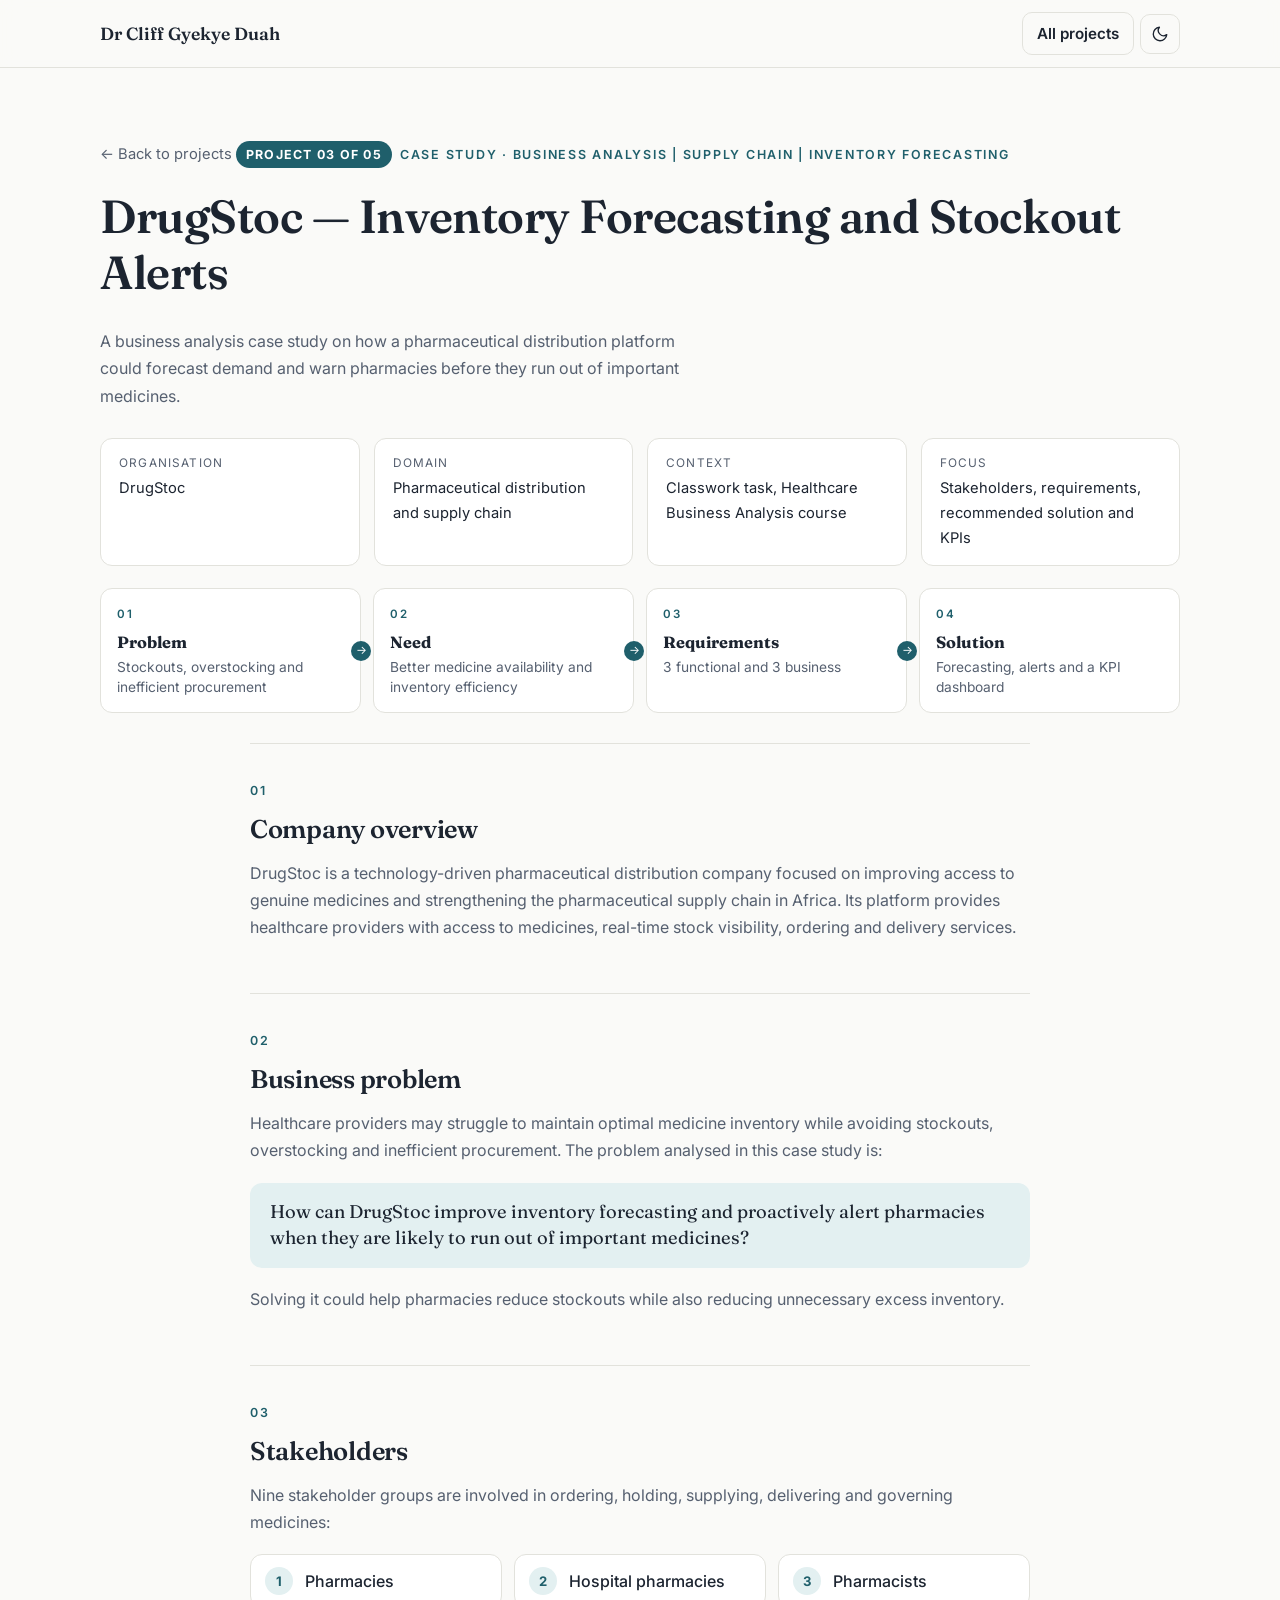
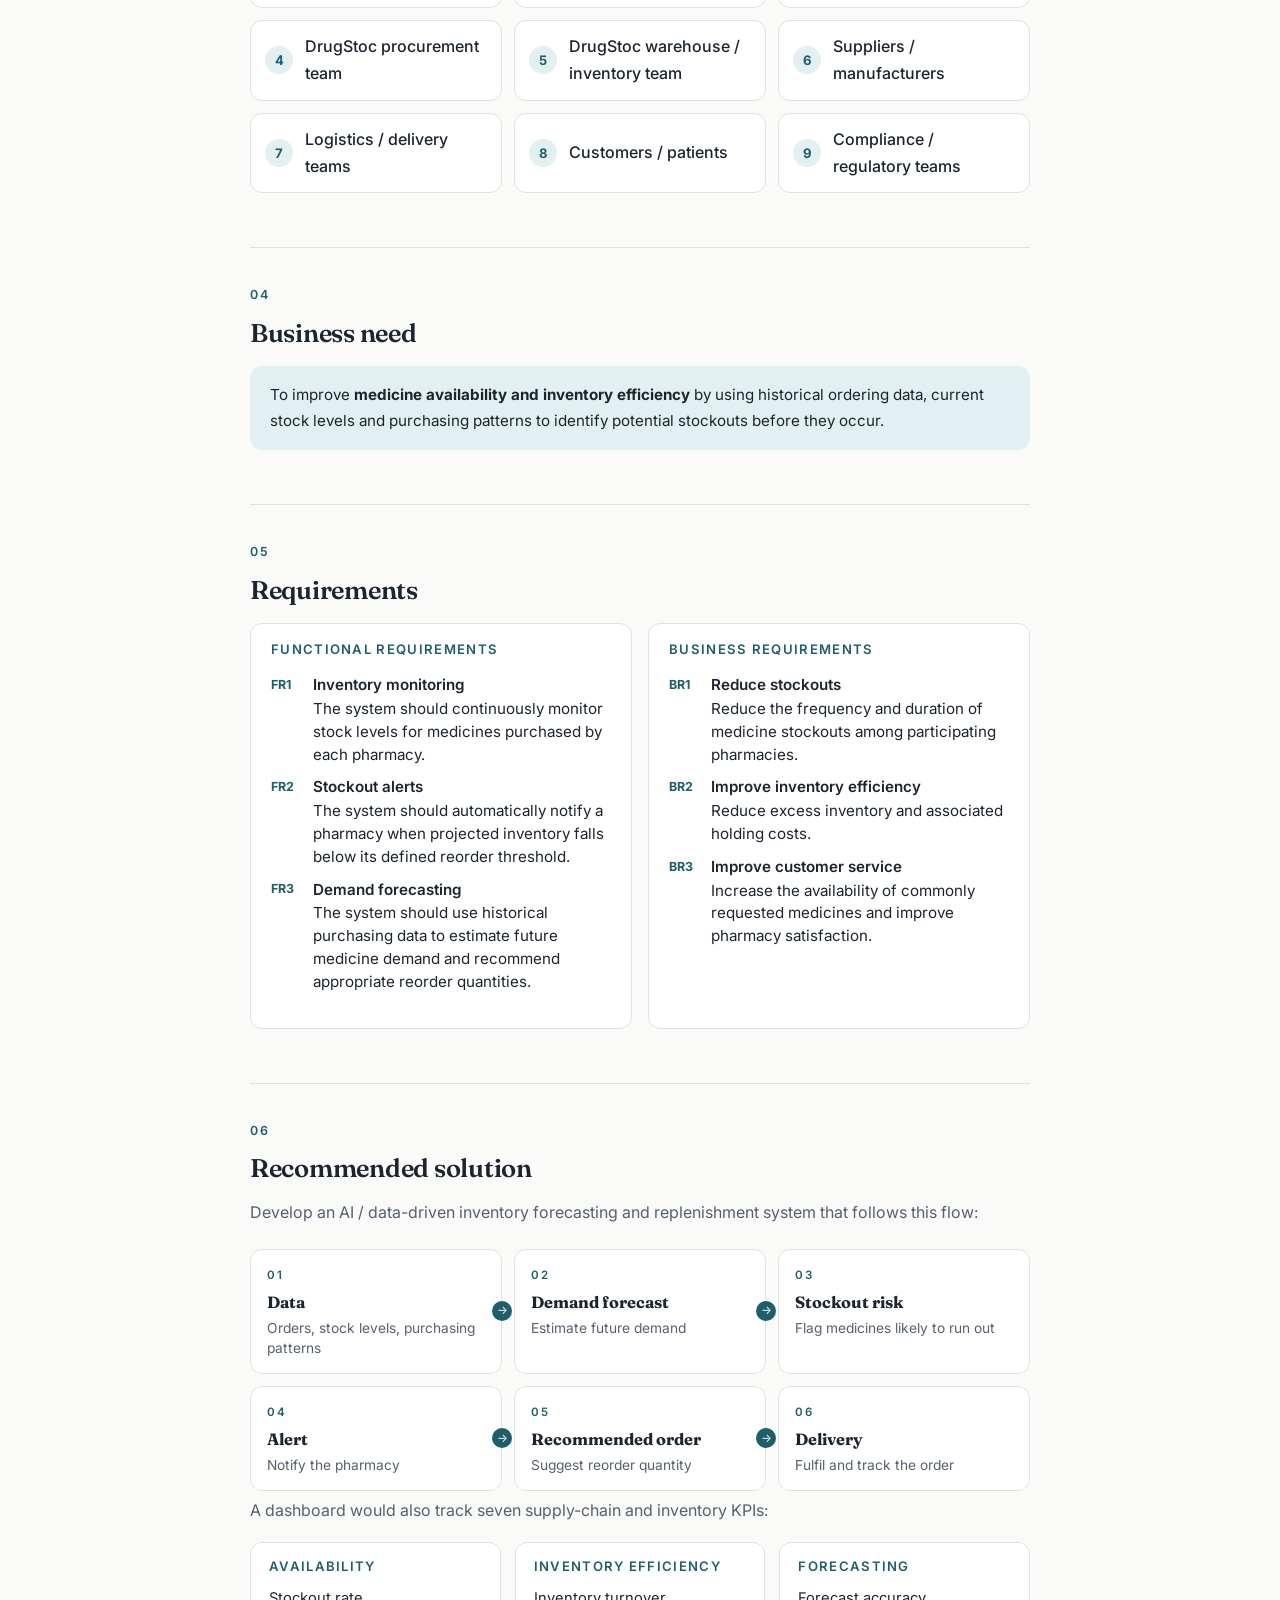
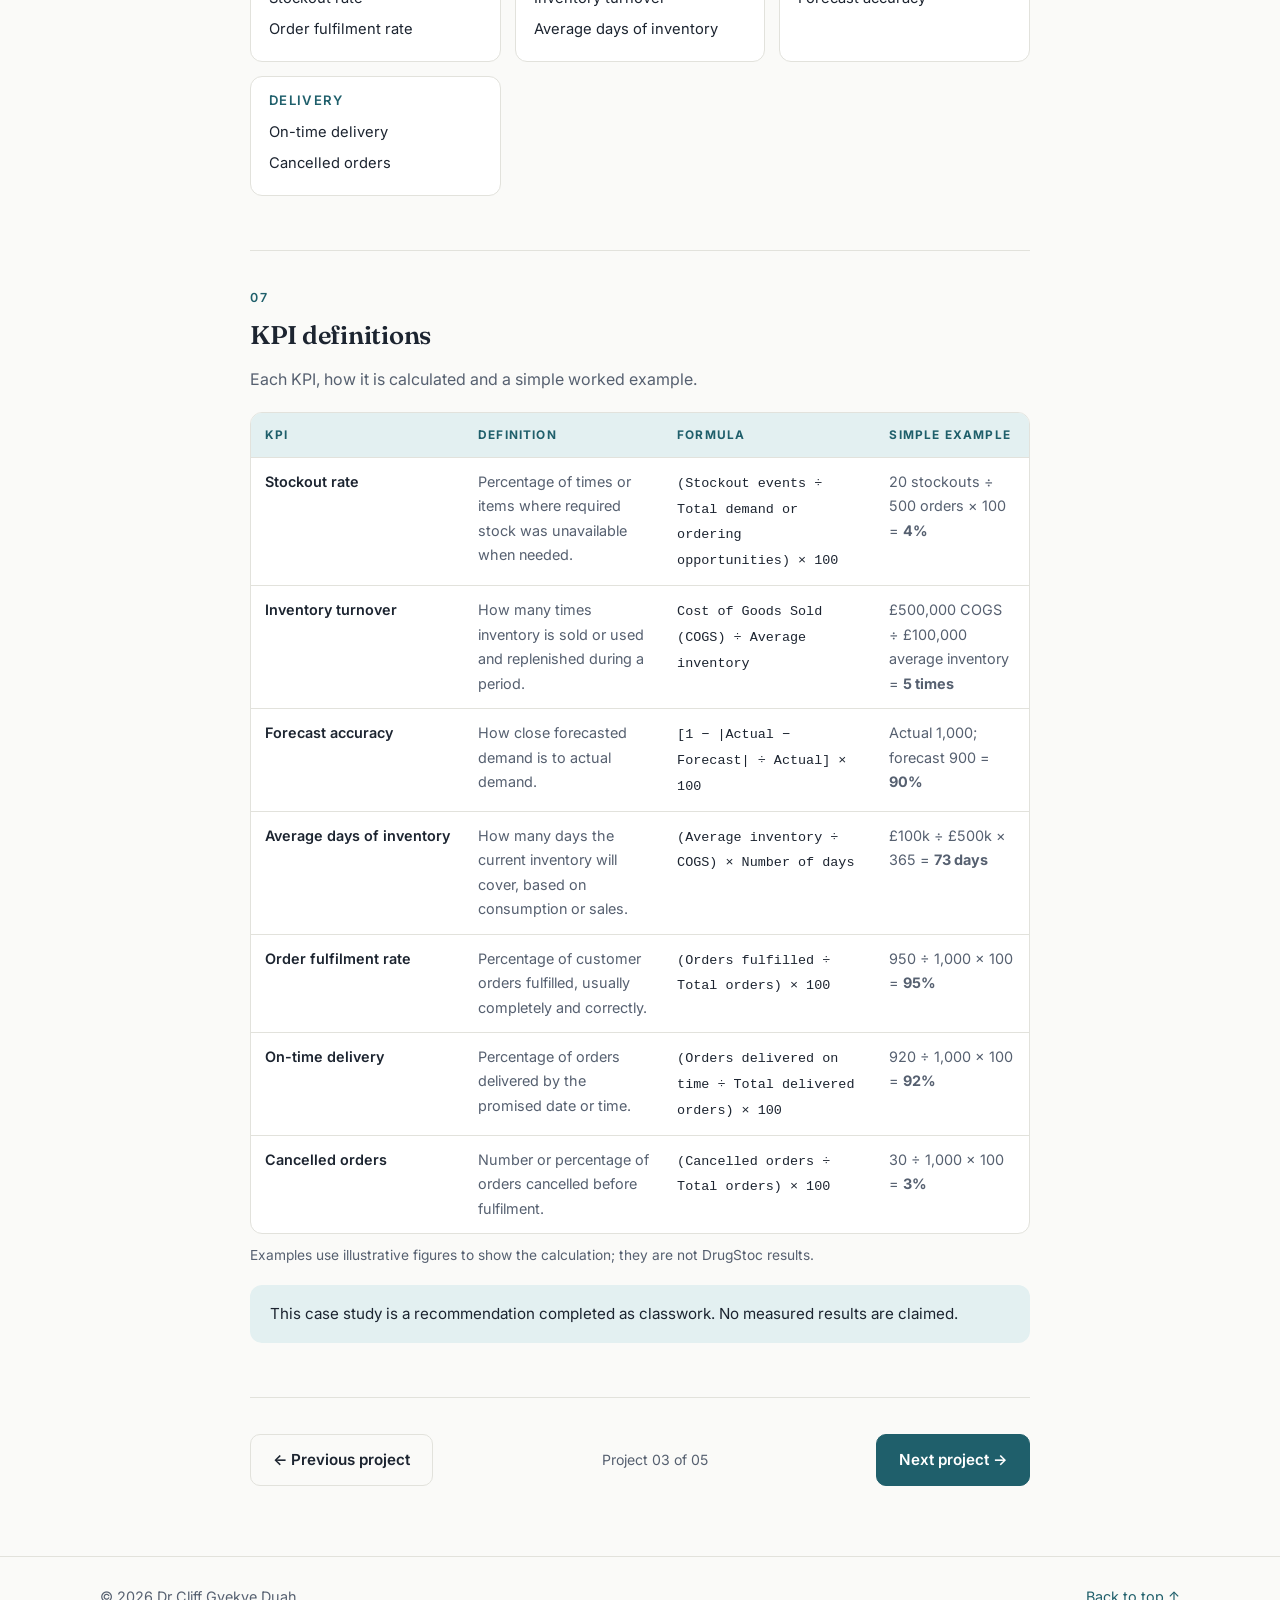
<file: projects/drugstoc.html>
<!DOCTYPE html>
<html lang="en-GB">
<head>
  <meta charset="utf-8">
  <meta name="viewport" content="width=device-width, initial-scale=1">
  <title>DrugStoc — Inventory Forecasting and Stockout Alerts | Dr Cliff Gyekye Duah</title>
  <meta name="description" content="Case study: business analysis of inventory forecasting and proactive stockout alerts for DrugStoc, covering stakeholders, business need, requirements, a recommended solution and supply-chain KPIs.">
  <meta name="author" content="Dr Cliff Gyekye Duah">
  <meta name="theme-color" content="#1f5f6b">
  <link rel="icon" href="../favicon.ico" sizes="any">
  <link href="https://fonts.googleapis.com/css2?family=Fraunces:opsz,wght@9..144,500;9..144,600&family=Inter:wght@400;500;600&display=swap" rel="stylesheet">
  <link rel="stylesheet" href="../assets/css/style.css">
  <script>
    (function () {
      var t = null; try { t = localStorage.getItem("theme"); } catch (e) {}
      if (!t) t = window.matchMedia && matchMedia("(prefers-color-scheme: dark)").matches ? "dark" : "light";
      document.documentElement.setAttribute("data-theme", t);
    })();
  </script>
</head>
<body>
  <a class="skip-link" href="#main">Skip to content</a>
  <header class="nav">
    <div class="container">
      <a href="../index.html" class="brand" data-bind="name">Dr Cliff Gyekye Duah</a>
      <div class="nav-actions">
        <a class="btn secondary" style="padding:8px 14px" href="../index.html#projects">All projects</a>
        <button type="button" class="icon-btn" id="theme-toggle" aria-label="Toggle dark and light theme">
          <svg class="i-moon" viewBox="0 0 24 24"><path d="M21 12.8A9 9 0 1 1 11.2 3a7 7 0 0 0 9.8 9.8z"/></svg>
          <svg class="i-sun" viewBox="0 0 24 24"><circle cx="12" cy="12" r="4"/><path d="M12 2v2M12 20v2M4.9 4.9l1.4 1.4M17.7 17.7l1.4 1.4M2 12h2M20 12h2M4.9 19.1l1.4-1.4M17.7 6.3l1.4-1.4"/></svg>
        </button>
      </div>
    </div>
  </header>

  <main id="main">
    <section class="case-hero">
      <div class="container">
        <a class="back" href="../index.html#projects">← Back to projects</a>
        <p class="eyebrow case-count"><b>Project 03 of 05</b> Case study · Business Analysis | Supply Chain | Inventory Forecasting</p>
        <h1>DrugStoc — Inventory Forecasting and Stockout Alerts</h1>
        <p class="section-intro" style="margin-bottom:0">A business analysis case study on how a pharmaceutical distribution platform could forecast demand and warn pharmacies before they run out of important medicines.</p>
        <div class="meta-grid">
          <div><span>Organisation</span>DrugStoc</div>
          <div><span>Domain</span>Pharmaceutical distribution and supply chain</div>
          <div><span>Context</span>Classwork task, Healthcare Business Analysis course</div>
          <div><span>Focus</span>Stakeholders, requirements, recommended solution and KPIs</div>
        </div>
        <div class="journey" aria-label="Case study at a glance">
          <div><strong>Problem</strong><span>Stockouts, overstocking and inefficient procurement</span></div>
          <div><strong>Need</strong><span>Better medicine availability and inventory efficiency</span></div>
          <div><strong>Requirements</strong><span>3 functional and 3 business</span></div>
          <div><strong>Solution</strong><span>Forecasting, alerts and a KPI dashboard</span></div>
        </div>
      </div>
    </section>

    <div class="container case-body">

      <section class="step">
        <p class="num">01</p>
        <h2>Company overview</h2>
        <p>DrugStoc is a technology-driven pharmaceutical distribution company focused on improving access to genuine medicines and strengthening the pharmaceutical supply chain in Africa. Its platform provides healthcare providers with access to medicines, real-time stock visibility, ordering and delivery services.</p>
      </section>

      <section class="step">
        <p class="num">02</p>
        <h2>Business problem</h2>
        <p>Healthcare providers may struggle to maintain optimal medicine inventory while avoiding stockouts, overstocking and inefficient procurement. The problem analysed in this case study is:</p>
        <div class="callout"><p class="question" style="margin:0">How can DrugStoc improve inventory forecasting and proactively alert pharmacies when they are likely to run out of important medicines?</p></div>
        <p>Solving it could help pharmacies reduce stockouts while also reducing unnecessary excess inventory.</p>
      </section>

      <section class="step">
        <p class="num">03</p>
        <h2>Stakeholders</h2>
        <p>Nine stakeholder groups are involved in ordering, holding, supplying, delivering and governing medicines:</p>
        <ol class="people">
          <li>Pharmacies</li>
          <li>Hospital pharmacies</li>
          <li>Pharmacists</li>
          <li>DrugStoc procurement team</li>
          <li>DrugStoc warehouse / inventory team</li>
          <li>Suppliers / manufacturers</li>
          <li>Logistics / delivery teams</li>
          <li>Customers / patients</li>
          <li>Compliance / regulatory teams</li>
        </ol>
      </section>

      <section class="step">
        <p class="num">04</p>
        <h2>Business need</h2>
        <div class="callout"><p style="margin:0">To improve <strong>medicine availability and inventory efficiency</strong> by using historical ordering data, current stock levels and purchasing patterns to identify potential stockouts before they occur.</p></div>
      </section>

      <section class="step">
        <p class="num">05</p>
        <h2>Requirements</h2>
        <div class="req-cols">
          <div class="req-card">
            <h3>Functional requirements</h3>
            <ol>
              <li data-id="FR1"><span><b>Inventory monitoring</b>The system should continuously monitor stock levels for medicines purchased by each pharmacy.</span></li>
              <li data-id="FR2"><span><b>Stockout alerts</b>The system should automatically notify a pharmacy when projected inventory falls below its defined reorder threshold.</span></li>
              <li data-id="FR3"><span><b>Demand forecasting</b>The system should use historical purchasing data to estimate future medicine demand and recommend appropriate reorder quantities.</span></li>
            </ol>
          </div>
          <div class="req-card">
            <h3>Business requirements</h3>
            <ol>
              <li data-id="BR1"><span><b>Reduce stockouts</b>Reduce the frequency and duration of medicine stockouts among participating pharmacies.</span></li>
              <li data-id="BR2"><span><b>Improve inventory efficiency</b>Reduce excess inventory and associated holding costs.</span></li>
              <li data-id="BR3"><span><b>Improve customer service</b>Increase the availability of commonly requested medicines and improve pharmacy satisfaction.</span></li>
            </ol>
          </div>
        </div>
      </section>

      <section class="step">
        <p class="num">06</p>
        <h2>Recommended solution</h2>
        <p>Develop an AI / data-driven inventory forecasting and replenishment system that follows this flow:</p>
        <div class="journey six" aria-label="Proposed solution flow">
          <div><strong>Data</strong><span>Orders, stock levels, purchasing patterns</span></div>
          <div><strong>Demand forecast</strong><span>Estimate future demand</span></div>
          <div><strong>Stockout risk</strong><span>Flag medicines likely to run out</span></div>
          <div><strong>Alert</strong><span>Notify the pharmacy</span></div>
          <div><strong>Recommended order</strong><span>Suggest reorder quantity</span></div>
          <div><strong>Delivery</strong><span>Fulfil and track the order</span></div>
        </div>
        <p>A dashboard would also track seven supply-chain and inventory KPIs:</p>
        <div class="kpi-grid">
          <div><h3>Availability</h3><ul><li>Stockout rate</li><li>Order fulfilment rate</li></ul></div>
          <div><h3>Inventory efficiency</h3><ul><li>Inventory turnover</li><li>Average days of inventory</li></ul></div>
          <div><h3>Forecasting</h3><ul><li>Forecast accuracy</li></ul></div>
          <div><h3>Delivery</h3><ul><li>On-time delivery</li><li>Cancelled orders</li></ul></div>
        </div>
      </section>

      <section class="step">
        <p class="num">07</p>
        <h2>KPI definitions</h2>
        <p>Each KPI, how it is calculated and a simple worked example.</p>
        <div class="table-wrap" role="region" aria-label="KPI definitions table" tabindex="0">
          <table class="kpi-table">
            <thead><tr><th scope="col">KPI</th><th scope="col">Definition</th><th scope="col">Formula</th><th scope="col">Simple example</th></tr></thead>
            <tbody>
              <tr><td>Stockout rate</td><td>Percentage of times or items where required stock was unavailable when needed.</td><td><code>(Stockout events ÷ Total demand or ordering opportunities) × 100</code></td><td>20 stockouts ÷ 500 orders × 100 = <strong>4%</strong></td></tr>
              <tr><td>Inventory turnover</td><td>How many times inventory is sold or used and replenished during a period.</td><td><code>Cost of Goods Sold (COGS) ÷ Average inventory</code></td><td>£500,000 COGS ÷ £100,000 average inventory = <strong>5 times</strong></td></tr>
              <tr><td>Forecast accuracy</td><td>How close forecasted demand is to actual demand.</td><td><code>[1 − |Actual − Forecast| ÷ Actual] × 100</code></td><td>Actual 1,000; forecast 900 = <strong>90%</strong></td></tr>
              <tr><td>Average days of inventory</td><td>How many days the current inventory will cover, based on consumption or sales.</td><td><code>(Average inventory ÷ COGS) × Number of days</code></td><td>£100k ÷ £500k × 365 = <strong>73 days</strong></td></tr>
              <tr><td>Order fulfilment rate</td><td>Percentage of customer orders fulfilled, usually completely and correctly.</td><td><code>(Orders fulfilled ÷ Total orders) × 100</code></td><td>950 ÷ 1,000 × 100 = <strong>95%</strong></td></tr>
              <tr><td>On-time delivery</td><td>Percentage of orders delivered by the promised date or time.</td><td><code>(Orders delivered on time ÷ Total delivered orders) × 100</code></td><td>920 ÷ 1,000 × 100 = <strong>92%</strong></td></tr>
              <tr><td>Cancelled orders</td><td>Number or percentage of orders cancelled before fulfilment.</td><td><code>(Cancelled orders ÷ Total orders) × 100</code></td><td>30 ÷ 1,000 × 100 = <strong>3%</strong></td></tr>
            </tbody>
          </table>
        </div>
        <p class="caption">Examples use illustrative figures to show the calculation; they are not DrugStoc results.</p>
        <div class="callout"><p style="margin:0">This case study is a recommendation completed as classwork. No measured results are claimed.</p></div>
      </section>

      <div class="case-nav">
        <a class="btn secondary" href="doctolib.html">← Previous project</a>
        <span class="mid">Project 03 of 05</span>
        <a class="btn" href="ai-readmission.html">Next project →</a>
      </div>
    </div>
  </main>

  <footer><div class="container"><span>© <span id="year"></span> <span data-bind="name">Dr Cliff Gyekye Duah</span></span><a href="#main">Back to top ↑</a></div></footer>
  <script src="../assets/js/data.js"></script>
  <script src="../assets/js/script.js"></script>
</body>
</html>
</file>
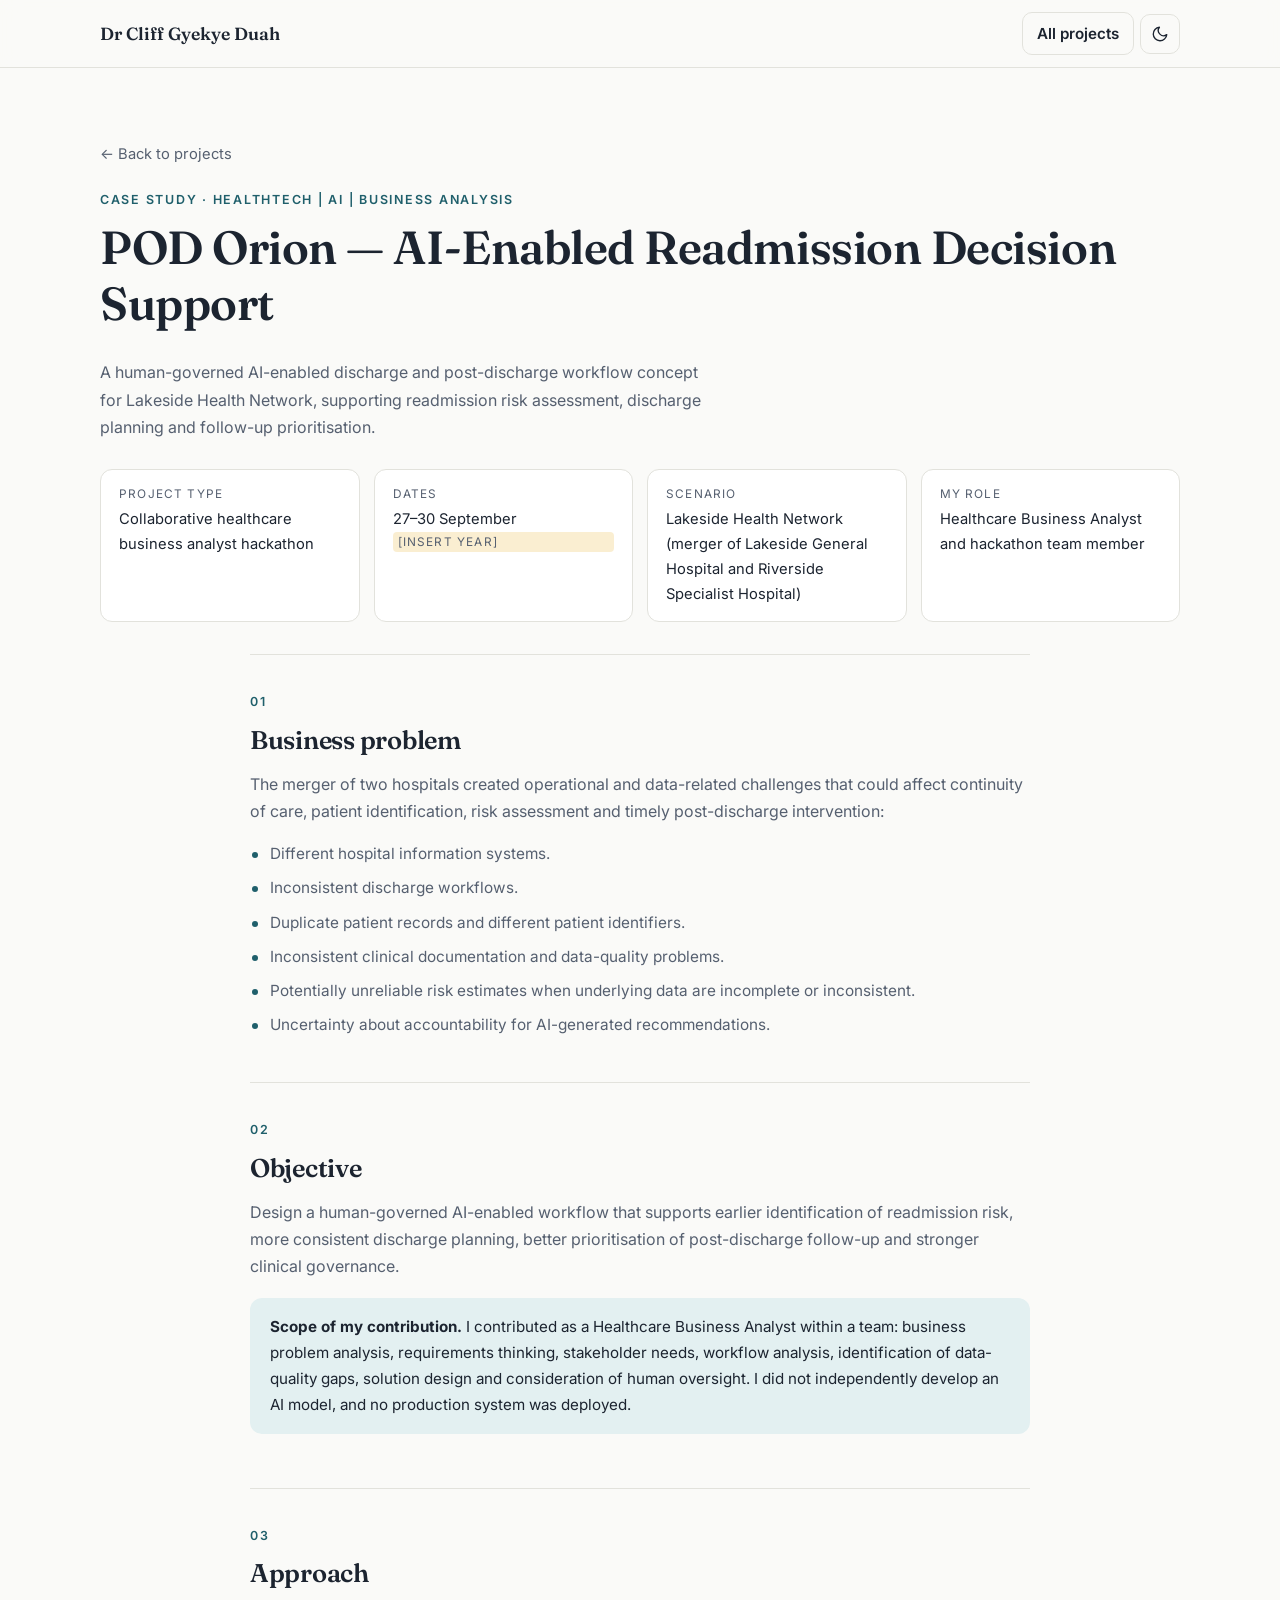
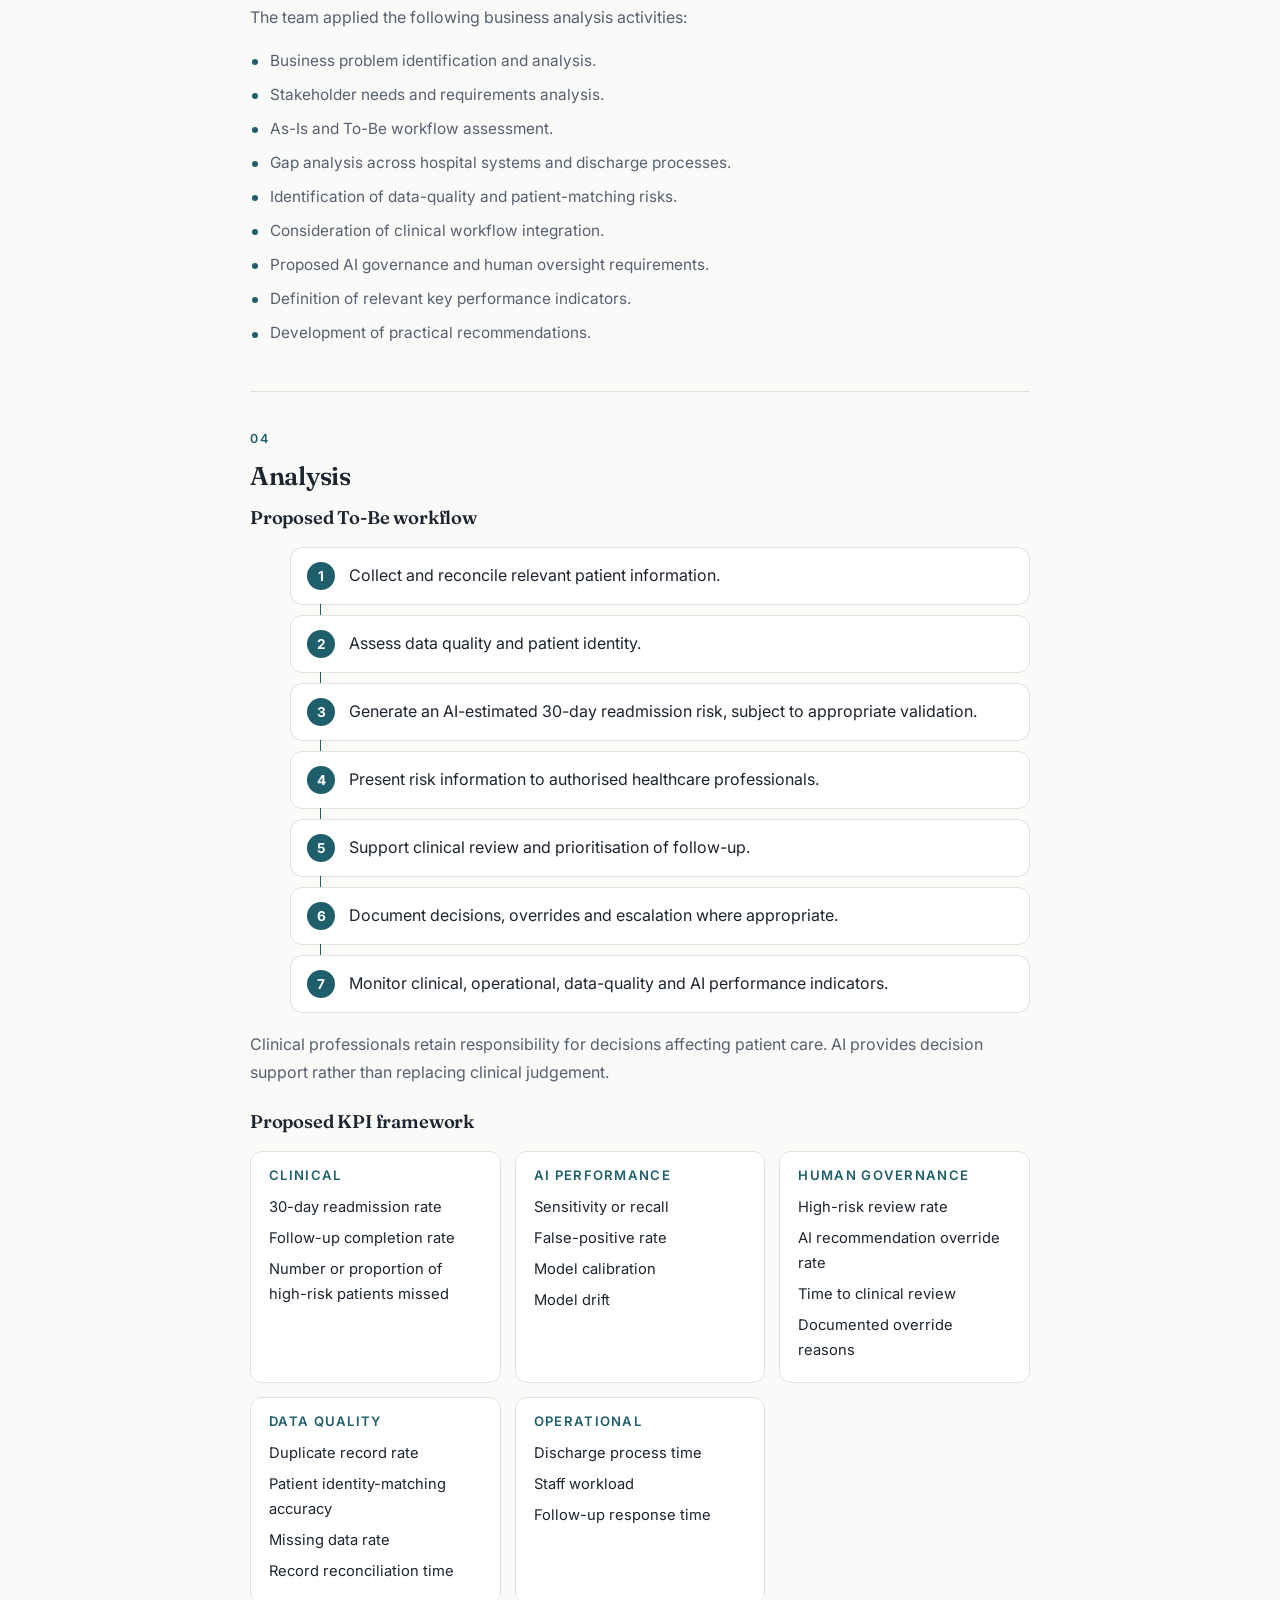
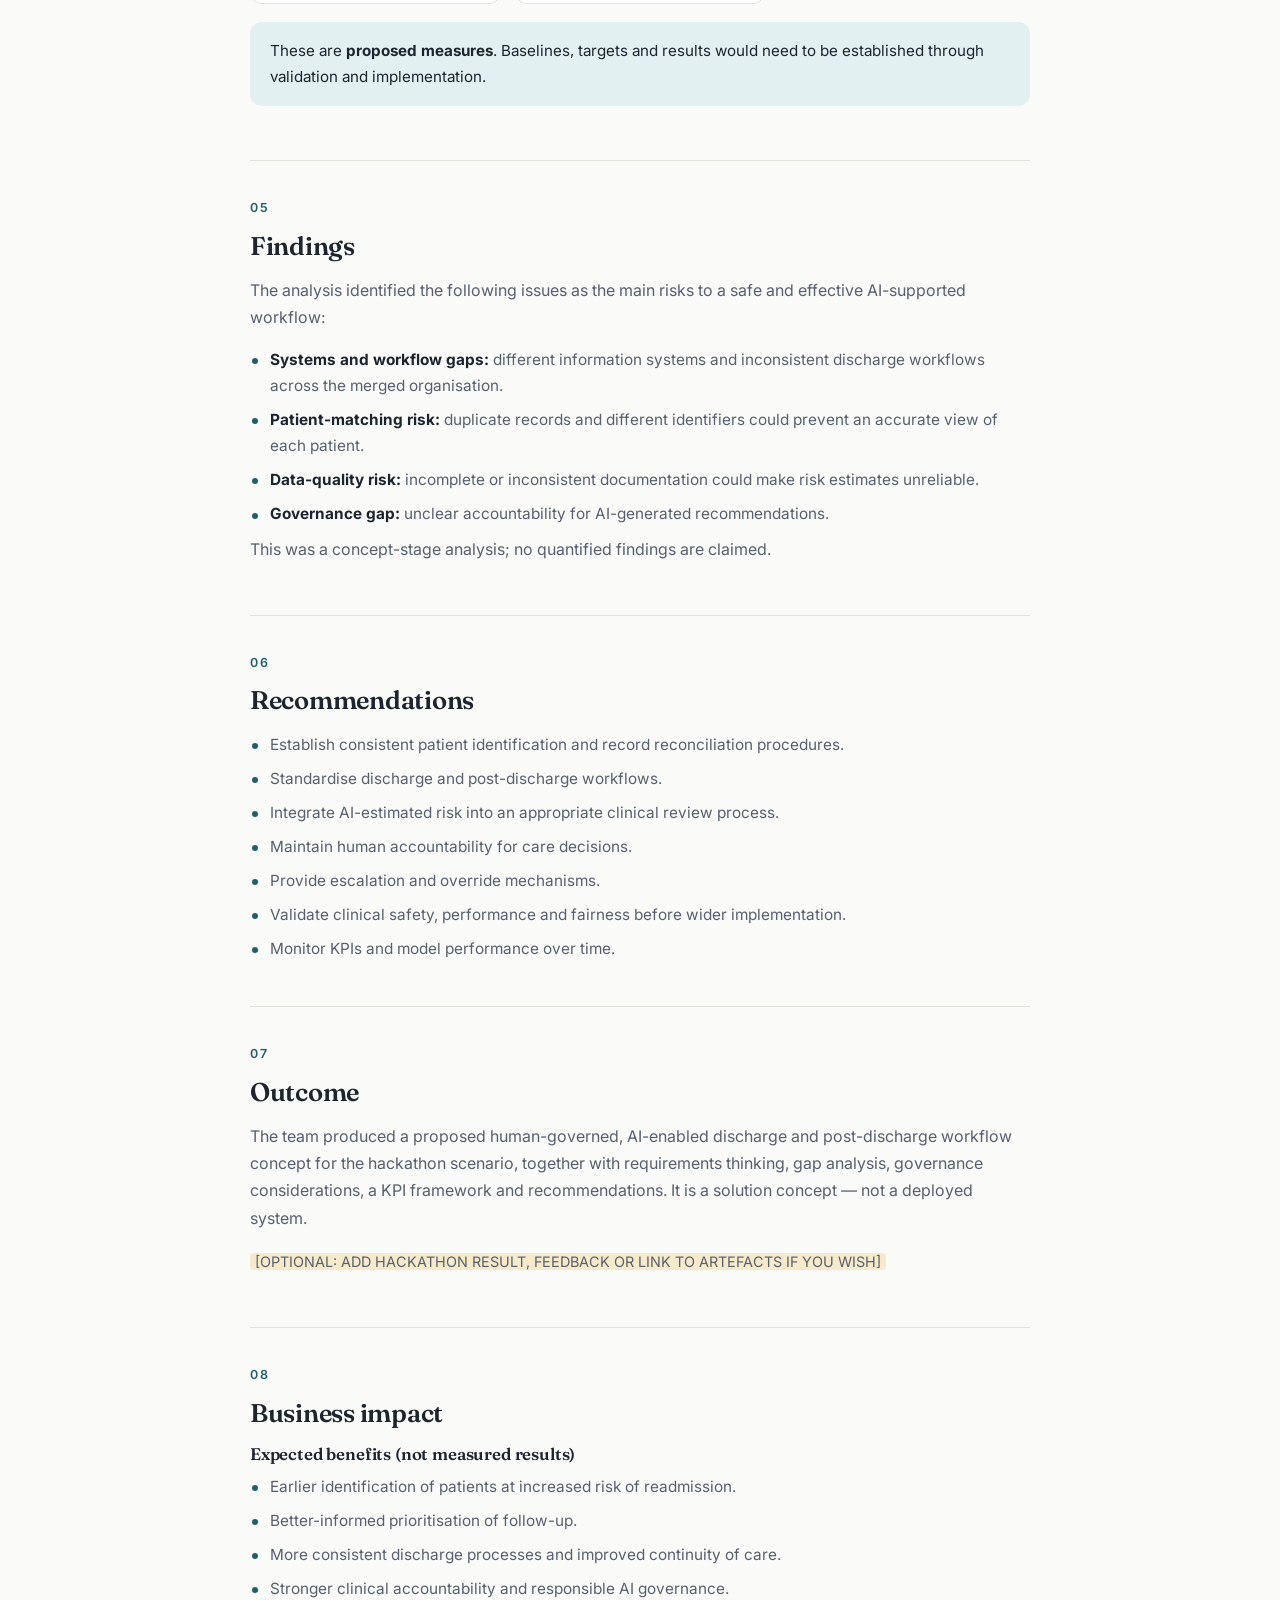
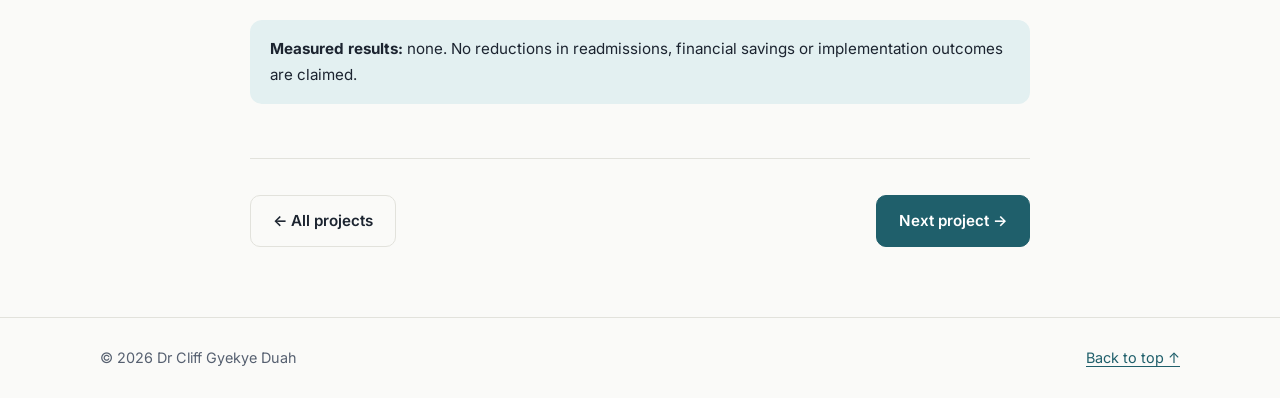
<file: projects/pod-orion.html>
<!DOCTYPE html>
<html lang="en-GB">
<head>
  <meta charset="utf-8">
  <meta name="viewport" content="width=device-width, initial-scale=1">
  <title>POD Orion — AI-Enabled Readmission Decision Support | Dr Cliff Gyekye Duah</title>
  <meta name="description" content="Case study: a human-governed, AI-enabled discharge and post-discharge workflow concept for Lakeside Health Network, developed in a collaborative healthcare business analyst hackathon.">
  <meta name="author" content="Dr Cliff Gyekye Duah">
  <meta name="theme-color" content="#1f5f6b">
  <link rel="icon" href="../favicon.ico" sizes="any">
  <link href="https://fonts.googleapis.com/css2?family=Fraunces:opsz,wght@9..144,500;9..144,600&family=Inter:wght@400;500;600&display=swap" rel="stylesheet">
  <link rel="stylesheet" href="../assets/css/style.css">
  <script>
    (function () {
      var t = null; try { t = localStorage.getItem("theme"); } catch (e) {}
      if (!t) t = window.matchMedia && matchMedia("(prefers-color-scheme: dark)").matches ? "dark" : "light";
      document.documentElement.setAttribute("data-theme", t);
    })();
  </script>
</head>
<body>
  <a class="skip-link" href="#main">Skip to content</a>
  <header class="nav">
    <div class="container">
      <a href="../index.html" class="brand" data-bind="name">Dr Cliff Gyekye Duah</a>
      <div class="nav-actions">
        <a class="btn secondary" style="padding:8px 14px" href="../index.html#projects">All projects</a>
        <button type="button" class="icon-btn" id="theme-toggle" aria-label="Toggle dark and light theme">
          <svg class="i-moon" viewBox="0 0 24 24"><path d="M21 12.8A9 9 0 1 1 11.2 3a7 7 0 0 0 9.8 9.8z"/></svg>
          <svg class="i-sun" viewBox="0 0 24 24"><circle cx="12" cy="12" r="4"/><path d="M12 2v2M12 20v2M4.9 4.9l1.4 1.4M17.7 17.7l1.4 1.4M2 12h2M20 12h2M4.9 19.1l1.4-1.4M17.7 6.3l1.4-1.4"/></svg>
        </button>
      </div>
    </div>
  </header>

  <main id="main">
    <section class="case-hero">
      <div class="container">
        <a class="back" href="../index.html#projects">← Back to projects</a>
        <p class="eyebrow">Case study · HealthTech | AI | Business Analysis</p>
        <h1>POD Orion — AI-Enabled Readmission Decision Support</h1>
        <p class="section-intro" style="margin-bottom:0">A human-governed AI-enabled discharge and post-discharge workflow concept for Lakeside Health Network, supporting readmission risk assessment, discharge planning and follow-up prioritisation.</p>
        <div class="meta-grid">
          <div><span>Project type</span>Collaborative healthcare business analyst hackathon</div>
          <div><span>Dates</span>27–30 September <span class="placeholder">[INSERT YEAR]</span></div>
          <div><span>Scenario</span>Lakeside Health Network (merger of Lakeside General Hospital and Riverside Specialist Hospital)</div>
          <div><span>My role</span>Healthcare Business Analyst and hackathon team member</div>
        </div>
      </div>
    </section>

    <div class="container case-body">

      <section class="step" style="padding-bottom:36px">
        <p class="num">01</p>
        <h2>Business problem</h2>
        <p>The merger of two hospitals created operational and data-related challenges that could affect continuity of care, patient identification, risk assessment and timely post-discharge intervention:</p>
        <ul class="bullets">
          <li>Different hospital information systems.</li>
          <li>Inconsistent discharge workflows.</li>
          <li>Duplicate patient records and different patient identifiers.</li>
          <li>Inconsistent clinical documentation and data-quality problems.</li>
          <li>Potentially unreliable risk estimates when underlying data are incomplete or inconsistent.</li>
          <li>Uncertainty about accountability for AI-generated recommendations.</li>
        </ul>
      </section>

      <section class="step">
        <p class="num">02</p>
        <h2>Objective</h2>
        <p>Design a human-governed AI-enabled workflow that supports earlier identification of readmission risk, more consistent discharge planning, better prioritisation of post-discharge follow-up and stronger clinical governance.</p>
        <div class="callout"><p style="margin:0"><strong>Scope of my contribution.</strong> I contributed as a Healthcare Business Analyst within a team: business problem analysis, requirements thinking, stakeholder needs, workflow analysis, identification of data-quality gaps, solution design and consideration of human oversight. I did not independently develop an AI model, and no production system was deployed.</p></div>
      </section>

      <section class="step">
        <p class="num">03</p>
        <h2>Approach</h2>
        <p>The team applied the following business analysis activities:</p>
        <ul class="bullets">
          <li>Business problem identification and analysis.</li>
          <li>Stakeholder needs and requirements analysis.</li>
          <li>As-Is and To-Be workflow assessment.</li>
          <li>Gap analysis across hospital systems and discharge processes.</li>
          <li>Identification of data-quality and patient-matching risks.</li>
          <li>Consideration of clinical workflow integration.</li>
          <li>Proposed AI governance and human oversight requirements.</li>
          <li>Definition of relevant key performance indicators.</li>
          <li>Development of practical recommendations.</li>
        </ul>
      </section>

      <section class="step">
        <p class="num">04</p>
        <h2>Analysis</h2>
        <h3 style="font-size:1.15rem">Proposed To-Be workflow</h3>
        <ol class="flow" aria-label="Proposed workflow">
          <li>Collect and reconcile relevant patient information.</li>
          <li>Assess data quality and patient identity.</li>
          <li>Generate an AI-estimated 30-day readmission risk, subject to appropriate validation.</li>
          <li>Present risk information to authorised healthcare professionals.</li>
          <li>Support clinical review and prioritisation of follow-up.</li>
          <li>Document decisions, overrides and escalation where appropriate.</li>
          <li>Monitor clinical, operational, data-quality and AI performance indicators.</li>
        </ol>
        <p>Clinical professionals retain responsibility for decisions affecting patient care. AI provides decision support rather than replacing clinical judgement.</p>

        <h3 style="font-size:1.15rem;margin-top:1.6rem">Proposed KPI framework</h3>
        <div class="kpi-grid">
          <div><h3>Clinical</h3><ul><li>30-day readmission rate</li><li>Follow-up completion rate</li><li>Number or proportion of high-risk patients missed</li></ul></div>
          <div><h3>AI performance</h3><ul><li>Sensitivity or recall</li><li>False-positive rate</li><li>Model calibration</li><li>Model drift</li></ul></div>
          <div><h3>Human governance</h3><ul><li>High-risk review rate</li><li>AI recommendation override rate</li><li>Time to clinical review</li><li>Documented override reasons</li></ul></div>
          <div><h3>Data quality</h3><ul><li>Duplicate record rate</li><li>Patient identity-matching accuracy</li><li>Missing data rate</li><li>Record reconciliation time</li></ul></div>
          <div><h3>Operational</h3><ul><li>Discharge process time</li><li>Staff workload</li><li>Follow-up response time</li></ul></div>
        </div>
        <div class="callout"><p style="margin:0">These are <strong>proposed measures</strong>. Baselines, targets and results would need to be established through validation and implementation.</p></div>
      </section>

      <section class="step">
        <p class="num">05</p>
        <h2>Findings</h2>
        <p>The analysis identified the following issues as the main risks to a safe and effective AI-supported workflow:</p>
        <ul class="bullets">
          <li><strong>Systems and workflow gaps:</strong> different information systems and inconsistent discharge workflows across the merged organisation.</li>
          <li><strong>Patient-matching risk:</strong> duplicate records and different identifiers could prevent an accurate view of each patient.</li>
          <li><strong>Data-quality risk:</strong> incomplete or inconsistent documentation could make risk estimates unreliable.</li>
          <li><strong>Governance gap:</strong> unclear accountability for AI-generated recommendations.</li>
        </ul>
        <p>This was a concept-stage analysis; no quantified findings are claimed.</p>
      </section>

      <section class="step">
        <p class="num">06</p>
        <h2>Recommendations</h2>
        <ul class="bullets">
          <li>Establish consistent patient identification and record reconciliation procedures.</li>
          <li>Standardise discharge and post-discharge workflows.</li>
          <li>Integrate AI-estimated risk into an appropriate clinical review process.</li>
          <li>Maintain human accountability for care decisions.</li>
          <li>Provide escalation and override mechanisms.</li>
          <li>Validate clinical safety, performance and fairness before wider implementation.</li>
          <li>Monitor KPIs and model performance over time.</li>
        </ul>
      </section>

      <section class="step">
        <p class="num">07</p>
        <h2>Outcome</h2>
        <p>The team produced a proposed human-governed, AI-enabled discharge and post-discharge workflow concept for the hackathon scenario, together with requirements thinking, gap analysis, governance considerations, a KPI framework and recommendations. It is a solution concept — not a deployed system.</p>
        <p><span class="placeholder">[OPTIONAL: ADD HACKATHON RESULT, FEEDBACK OR LINK TO ARTEFACTS IF YOU WISH]</span></p>
      </section>

      <section class="step">
        <p class="num">08</p>
        <h2>Business impact</h2>
        <h3 style="font-size:1.05rem">Expected benefits (not measured results)</h3>
        <ul class="bullets">
          <li>Earlier identification of patients at increased risk of readmission.</li>
          <li>Better-informed prioritisation of follow-up.</li>
          <li>More consistent discharge processes and improved continuity of care.</li>
          <li>Stronger clinical accountability and responsible AI governance.</li>
        </ul>
        <div class="callout"><p style="margin:0"><strong>Measured results:</strong> none. No reductions in readmissions, financial savings or implementation outcomes are claimed.</p></div>
      </section>

      <div class="case-nav">
        <a class="btn secondary" href="../index.html#projects">← All projects</a>
        <a class="btn" href="bp-compliance.html">Next project →</a>
      </div>
    </div>
  </main>

  <footer><div class="container"><span>© <span id="year"></span> <span data-bind="name">Dr Cliff Gyekye Duah</span></span><a href="#main">Back to top ↑</a></div></footer>
  <script src="../assets/js/data.js"></script>
  <script src="../assets/js/script.js"></script>
</body>
</html>
</file>
<file: assets/css/style.css>
/* ==========================================================
   BUSINESS ANALYST PORTFOLIO — STYLES
   1. COLOURS  -> edit the variables in :root (light) and
      [data-theme="dark"] (dark).
   2. FONTS    -> edit --font-sans / --font-serif below and the
      Google Fonts <link> in index.html.
   ========================================================== */

:root {
  /* ---- Light theme colours ---- */
  --bg: #fafaf8;
  --bg-alt: #f2f2ee;
  --surface: #ffffff;
  --text: #1c2430;
  --text-muted: #566070;
  --border: #e2e2dc;
  --accent: #1f5f6b;          /* main accent (deep teal) */
  --accent-soft: #e3f0f1;
  --accent-contrast: #ffffff;
  --shadow: 0 1px 2px rgba(20, 30, 45, .05), 0 8px 24px rgba(20, 30, 45, .06);

  /* ---- Typography ---- */
  --font-sans: "Inter", system-ui, -apple-system, "Segoe UI", Roboto, Arial, sans-serif;
  --font-serif: "Fraunces", Georgia, "Times New Roman", serif;

  --radius: 14px;
  --max: 1080px;
  --nav-h: 68px;
}

[data-theme="dark"] {
  --bg: #0f141a;
  --bg-alt: #141b23;
  --surface: #182029;
  --text: #e8ecf0;
  --text-muted: #a2adba;
  --border: #27323e;
  --accent: #6cc0cc;
  --accent-soft: #17313a;
  --accent-contrast: #0f141a;
  --shadow: 0 1px 2px rgba(0, 0, 0, .3), 0 8px 24px rgba(0, 0, 0, .25);
}

*, *::before, *::after { box-sizing: border-box; }
html { scroll-behavior: smooth; scroll-padding-top: calc(var(--nav-h) + 12px); -webkit-text-size-adjust: 100%; }
body {
  margin: 0; background: var(--bg); color: var(--text);
  font-family: var(--font-sans); font-size: 1rem; line-height: 1.7;
  transition: background .25s ease, color .25s ease;
  overflow-x: hidden;
}
img, svg, iframe { max-width: 100%; }
img { display: block; height: auto; }
a { color: var(--accent); text-decoration-thickness: 1px; text-underline-offset: 3px; }
a:hover { text-decoration-thickness: 2px; }
h1, h2, h3, h4 { font-family: var(--font-serif); line-height: 1.2; margin: 0 0 .6em; font-weight: 600; letter-spacing: -.01em; }
p { margin: 0 0 1em; }
ul { margin: 0; padding: 0; list-style: none; }
:focus-visible { outline: 3px solid var(--accent); outline-offset: 3px; border-radius: 4px; }

.container { width: min(var(--max), 100% - 40px); margin-inline: auto; }
.skip-link { position: absolute; left: -999px; top: 8px; background: var(--accent); color: var(--accent-contrast); padding: 8px 14px; border-radius: 8px; z-index: 200; }
.skip-link:focus { left: 8px; }
.sr-only { position: absolute; width: 1px; height: 1px; overflow: hidden; clip: rect(0 0 0 0); white-space: nowrap; }

/* ---------- Navigation ---------- */
.nav {
  position: sticky; top: 0; z-index: 100; height: var(--nav-h);
  background: color-mix(in srgb, var(--bg) 88%, transparent);
  backdrop-filter: blur(10px); -webkit-backdrop-filter: blur(10px);
  border-bottom: 1px solid var(--border);
}
.nav .container { display: flex; align-items: center; justify-content: space-between; height: 100%; gap: 16px; }
.brand { font-family: var(--font-serif); font-weight: 600; font-size: 1.1rem; color: var(--text); text-decoration: none; white-space: nowrap; }
.nav-links { display: flex; align-items: center; gap: 4px; }
.nav-links a.link {
  color: var(--text-muted); text-decoration: none; font-size: .92rem; padding: 8px 12px; border-radius: 8px;
  transition: color .2s, background .2s;
}
.nav-links a.link:hover, .nav-links a.link.active { color: var(--text); background: var(--bg-alt); }
.nav-actions { display: flex; align-items: center; gap: 6px; }
.icon-btn {
  display: inline-grid; place-items: center; width: 40px; height: 40px; border-radius: 10px;
  border: 1px solid var(--border); background: transparent; color: var(--text); cursor: pointer;
  transition: background .2s, border-color .2s;
}
.icon-btn:hover { background: var(--bg-alt); }
.icon-btn svg { width: 18px; height: 18px; fill: none; stroke: currentColor; stroke-width: 1.8; stroke-linecap: round; stroke-linejoin: round; }
.icon-btn .i-sun { display: none; }
[data-theme="dark"] .icon-btn .i-sun { display: block; }
[data-theme="dark"] .icon-btn .i-moon { display: none; }
.menu-btn { display: none; }

@media (max-width: 860px) {
  .menu-btn { display: inline-grid; }
  .nav-links {
    position: absolute; top: var(--nav-h); left: 0; right: 0; flex-direction: column; align-items: stretch;
    background: var(--bg); border-bottom: 1px solid var(--border); padding: 12px 20px 18px; gap: 2px;
    transform: translateY(-8px); opacity: 0; visibility: hidden; transition: all .2s ease;
  }
  .nav-links.open { transform: none; opacity: 1; visibility: visible; }
  .nav-links a.link { padding: 12px; font-size: 1rem; }
  .nav-actions .social-nav { display: none; }
}

/* ---------- Buttons ---------- */
.btn {
  display: inline-flex; align-items: center; gap: 8px; padding: 12px 22px; border-radius: 10px;
  font: inherit; font-weight: 600; font-size: .95rem; text-decoration: none; cursor: pointer;
  border: 1px solid var(--accent); background: var(--accent); color: var(--accent-contrast);
  transition: transform .2s, box-shadow .2s, background .2s;
}
.btn:hover { transform: translateY(-1px); box-shadow: var(--shadow); text-decoration: none; }
.btn.secondary { background: transparent; color: var(--text); border-color: var(--border); }
.btn.secondary:hover { background: var(--bg-alt); }
.btn[disabled] { opacity: .65; cursor: progress; transform: none; }
.btn-row { display: flex; flex-wrap: wrap; gap: 12px; }

/* ---------- Sections ---------- */
section { padding: clamp(64px, 9vw, 110px) 0; }
section.alt { background: var(--bg-alt); }
.eyebrow { font-size: .78rem; text-transform: uppercase; letter-spacing: .14em; color: var(--accent); font-weight: 600; margin-bottom: 10px; }
.section-title { font-size: clamp(1.7rem, 3.4vw, 2.3rem); margin-bottom: .4em; }
.section-intro { color: var(--text-muted); max-width: 62ch; margin-bottom: 2.4rem; }

/* ---------- Hero ---------- */
.hero { padding: clamp(56px, 8vw, 100px) 0 clamp(56px, 8vw, 90px); }
.hero-grid { display: grid; grid-template-columns: 1.4fr 1fr; gap: clamp(32px, 6vw, 72px); align-items: center; }
.hero h1 { font-size: clamp(2.2rem, 5.4vw, 3.6rem); margin-bottom: .25em; }
.hero .role { font-size: 1.05rem; color: var(--accent); font-weight: 600; margin-bottom: 1.2rem; }
.hero .tagline { font-family: var(--font-serif); font-size: clamp(1.15rem, 2.2vw, 1.4rem); margin-bottom: 1rem; }
.hero .desc { color: var(--text-muted); max-width: 56ch; margin-bottom: 1.8rem; }
.socials { display: flex; gap: 10px; margin-top: 1.6rem; flex-wrap: wrap; }
.social-link {
  display: inline-flex; align-items: center; gap: 8px; color: var(--text-muted); text-decoration: none; font-size: .92rem;
  padding: 8px 14px; border: 1px solid var(--border); border-radius: 999px; transition: all .2s;
}
.social-link:hover { color: var(--text); border-color: var(--accent); }
.social-link svg { width: 16px; height: 16px; fill: currentColor; }
.portrait { justify-self: center; position: relative; width: min(340px, 78%); }
.portrait img { display: block; width: 100%; height: auto; max-width: 100%; object-fit: contain; background: var(--surface); border-radius: 22px; border: 1px solid var(--border); box-shadow: var(--shadow); }
.portrait::before { content: ""; position: absolute; inset: 14px -14px -14px 14px; border: 1px solid var(--accent); border-radius: 22px; opacity: .45; z-index: -1; }
.stats { display: flex; gap: 28px; margin-top: 2rem; flex-wrap: wrap; }
.stat strong { display: block; font-family: var(--font-serif); font-size: 1.7rem; line-height: 1.1; }
.stat span { font-size: .85rem; color: var(--text-muted); }
@media (max-width: 860px) {
  .hero-grid { grid-template-columns: 1fr; }
  .portrait { order: -1; width: min(240px, 62%); justify-self: start; }
  .portrait::before { display: none; }
}

/* ---------- About ---------- */
.about-grid { display: grid; grid-template-columns: 1.5fr 1fr; gap: clamp(28px, 5vw, 64px); }
.about-grid p { color: var(--text-muted); }
.about-grid p:first-child { color: var(--text); font-size: 1.1rem; }
.focus-card { background: var(--surface); border: 1px solid var(--border); border-radius: var(--radius); padding: 24px; box-shadow: var(--shadow); align-self: start; }
.focus-card h3 { font-size: 1.05rem; }
.focus-card li { padding: 8px 0 8px 22px; position: relative; border-top: 1px solid var(--border); font-size: .95rem; }
.focus-card li:first-child { border-top: 0; }
.focus-card li::before { content: ""; position: absolute; left: 2px; top: 1.1em; width: 7px; height: 7px; border-radius: 50%; background: var(--accent); }
@media (max-width: 860px) { .about-grid { grid-template-columns: 1fr; } }

/* ---------- Timeline ---------- */
.timeline { position: relative; padding-left: 30px; }
.timeline::before { content: ""; position: absolute; left: 7px; top: 8px; bottom: 8px; width: 1px; background: var(--border); }
.job { position: relative; margin-bottom: 36px; background: var(--surface); border: 1px solid var(--border); border-radius: var(--radius); padding: clamp(20px, 3vw, 32px); box-shadow: var(--shadow); }
.job::before { content: ""; position: absolute; left: -30px; top: 34px; width: 15px; height: 15px; border-radius: 50%; background: var(--bg); border: 3px solid var(--accent); }
.job-head { display: flex; flex-wrap: wrap; justify-content: space-between; gap: 6px 20px; margin-bottom: 12px; }
.job h3 { margin: 0; font-size: 1.25rem; }
.job .company { color: var(--accent); font-weight: 600; }
.job .dates { color: var(--text-muted); font-size: .9rem; white-space: nowrap; }
.job .summary { color: var(--text-muted); }
.job h4 { font-family: var(--font-sans); font-size: .8rem; text-transform: uppercase; letter-spacing: .1em; color: var(--text-muted); margin: 1.4rem 0 .6rem; }
.bullets li { position: relative; padding-left: 20px; margin-bottom: 8px; font-size: .96rem; }
.bullets li::before { content: ""; position: absolute; left: 2px; top: .72em; width: 6px; height: 6px; background: var(--accent); border-radius: 50%; }
.impact { background: var(--accent-soft); border-radius: 10px; padding: 14px 18px; font-size: .95rem; margin-top: 1.4rem; }
.impact strong { display: block; font-size: .78rem; text-transform: uppercase; letter-spacing: .1em; color: var(--accent); margin-bottom: 4px; }
.sub-roles { margin-top: 1.2rem; border-top: 1px solid var(--border); }
.sub-roles li { display: flex; flex-wrap: wrap; justify-content: space-between; gap: 2px 16px; padding: 12px 0; border-bottom: 1px solid var(--border); font-size: .94rem; }
.sub-roles .when { color: var(--text-muted); font-size: .88rem; }
.placeholder { background: color-mix(in srgb, #e0a100 18%, transparent); border-radius: 4px; padding: 0 5px; font-size: .9em; }
.edu { display: grid; grid-template-columns: repeat(auto-fit, minmax(250px, 1fr)); gap: 16px; margin-top: 8px; }
.edu div { border: 1px solid var(--border); background: var(--surface); border-radius: var(--radius); padding: 18px 20px; font-size: .94rem; }
.edu strong { display: block; font-family: var(--font-serif); font-size: 1.02rem; margin-bottom: 2px; }
.edu span { color: var(--text-muted); }

/* ---------- Skills ---------- */
.skills-grid { display: grid; grid-template-columns: repeat(auto-fit, minmax(300px, 1fr)); gap: 20px; }
.skill-card { background: var(--surface); border: 1px solid var(--border); border-radius: var(--radius); padding: 26px; transition: transform .25s, box-shadow .25s; }
.skill-card:hover { transform: translateY(-3px); box-shadow: var(--shadow); }
.skill-card h3 { font-size: 1.1rem; display: flex; align-items: center; gap: 10px; }
.skill-card h3 svg { width: 20px; height: 20px; stroke: var(--accent); fill: none; stroke-width: 1.8; stroke-linecap: round; stroke-linejoin: round; }
.tags { display: flex; flex-wrap: wrap; gap: 8px; }
.tags li { font-size: .86rem; padding: 5px 12px; border-radius: 999px; background: var(--bg-alt); border: 1px solid var(--border); color: var(--text); }
section.alt .tags li { background: var(--bg); }

/* ---------- Projects ---------- */
.projects-grid { display: grid; grid-template-columns: repeat(auto-fit, minmax(min(100%, 440px), 1fr)); gap: 28px; }
.project-card { display: flex; flex-direction: column; background: var(--surface); border: 1px solid var(--border); border-radius: var(--radius); overflow: hidden; transition: transform .25s, box-shadow .25s, border-color .25s; }
.project-card:hover { transform: translateY(-4px); box-shadow: var(--shadow); border-color: var(--accent); }
.project-card img { width: 100%; aspect-ratio: 16 / 9; object-fit: cover; background: var(--bg-alt); border-bottom: 1px solid var(--border); }
.project-body { padding: 24px 26px 28px; display: flex; flex-direction: column; flex: 1; }
.category { font-size: .78rem; text-transform: uppercase; letter-spacing: .12em; color: var(--accent); font-weight: 600; margin-bottom: 8px; }
.project-body h3 { font-size: 1.3rem; }
.project-body p { color: var(--text-muted); font-size: .96rem; }
.skills-label { font-size: .75rem; text-transform: uppercase; letter-spacing: .1em; color: var(--text-muted); margin: 6px 0 8px; }
.project-body .btn { margin-top: auto; align-self: flex-start; }
.project-body .tags { margin-bottom: 22px; }
.note { font-size: .88rem; color: var(--text-muted); margin-top: 28px; }

/* ---------- Contact ---------- */
.contact-grid { display: grid; grid-template-columns: 1fr 1.25fr; gap: clamp(28px, 5vw, 64px); }
.contact-list li { padding: 14px 0; border-bottom: 1px solid var(--border); display: flex; flex-direction: column; }
.contact-list li:first-child { border-top: 1px solid var(--border); }
.contact-list span { font-size: .78rem; text-transform: uppercase; letter-spacing: .1em; color: var(--text-muted); }
.contact-list a, .contact-list b { font-weight: 500; color: var(--text); word-break: break-word; }
.contact-list a:hover { color: var(--accent); }
form.contact { background: var(--surface); border: 1px solid var(--border); border-radius: var(--radius); padding: clamp(20px, 3vw, 32px); box-shadow: var(--shadow); }
.field { margin-bottom: 18px; }
.field label { display: block; font-size: .9rem; font-weight: 600; margin-bottom: 6px; }
.field label .req { color: var(--accent); }
.field input, .field textarea {
  width: 100%; font: inherit; color: var(--text); background: var(--bg); border: 1px solid var(--border);
  border-radius: 10px; padding: 12px 14px; transition: border-color .2s, box-shadow .2s;
}
.field textarea { min-height: 150px; resize: vertical; }
.field input:focus, .field textarea:focus { outline: none; border-color: var(--accent); box-shadow: 0 0 0 3px var(--accent-soft); }
.field .error-msg { display: none; color: #c0392b; font-size: .85rem; margin-top: 5px; }
[data-theme="dark"] .field .error-msg { color: #ff8f80; }
.field.invalid input, .field.invalid textarea { border-color: #c0392b; }
.field.invalid .error-msg { display: block; }
.hp { position: absolute; left: -9999px; }
.form-status { margin-top: 16px; padding: 12px 16px; border-radius: 10px; font-size: .94rem; display: none; }
.form-status.show { display: block; }
.form-status.success { background: #e3f4e8; color: #17512a; border: 1px solid #b7e0c4; }
.form-status.error { background: #fbe8e5; color: #7a231a; border: 1px solid #efc2bb; }
[data-theme="dark"] .form-status.success { background: #14301f; color: #a9e4bd; border-color: #24543a; }
[data-theme="dark"] .form-status.error { background: #3a1914; color: #ffc3ba; border-color: #6b2b22; }
@media (max-width: 860px) { .contact-grid { grid-template-columns: 1fr; } }

/* ---------- Footer ---------- */
footer { border-top: 1px solid var(--border); padding: 28px 0; color: var(--text-muted); font-size: .9rem; }
footer .container { display: flex; flex-wrap: wrap; justify-content: space-between; gap: 10px; }

/* ---------- CV viewer (dialog) ---------- */
dialog.cv-dialog { width: min(980px, 94vw); height: min(88vh, 900px); padding: 0; border: 1px solid var(--border); border-radius: var(--radius); background: var(--surface); color: var(--text); box-shadow: 0 20px 60px rgba(0,0,0,.35); }
dialog.cv-dialog::backdrop { background: rgba(10, 15, 22, .6); }
dialog.cv-dialog[open] { display: flex; flex-direction: column; }
.cv-bar { display: flex; align-items: center; justify-content: space-between; gap: 12px; padding: 12px 16px; border-bottom: 1px solid var(--border); }
.cv-bar strong { font-family: var(--font-serif); }
.cv-bar .right { display: flex; gap: 8px; align-items: center; }
.cv-frame { flex: 1; width: 100%; border: 0; background: #fff; }
.cv-fallback { padding: 10px 16px; font-size: .85rem; color: var(--text-muted); border-top: 1px solid var(--border); }

/* ---------- Case study pages ---------- */
.case-hero { padding: clamp(40px, 6vw, 72px) 0 24px; }
.case-hero h1 { font-size: clamp(1.9rem, 4.4vw, 2.9rem); }
.back { display: inline-block; margin-bottom: 22px; font-size: .92rem; text-decoration: none; color: var(--text-muted); }
.back:hover { color: var(--accent); }
.meta-grid { display: grid; grid-template-columns: repeat(auto-fit, minmax(200px, 1fr)); gap: 14px; margin: 28px 0 8px; }
.meta-grid div { border: 1px solid var(--border); background: var(--surface); border-radius: 12px; padding: 14px 18px; font-size: .92rem; }
.meta-grid span { display: block; font-size: .74rem; text-transform: uppercase; letter-spacing: .1em; color: var(--text-muted); margin-bottom: 3px; }
.case-body { max-width: 780px; }
.step { padding: 36px 0; border-top: 1px solid var(--border); }
.step .num { font-size: .78rem; letter-spacing: .14em; text-transform: uppercase; color: var(--accent); font-weight: 600; }
.step h2 { font-size: 1.6rem; margin-top: 4px; }
.step p, .step li { color: var(--text-muted); }
.step li strong, .step p strong { color: var(--text); }
.callout { background: var(--accent-soft); border-radius: 12px; padding: 16px 20px; margin: 18px 0; font-size: .95rem; color: var(--text) !important; }
.callout p, .callout li { color: var(--text); }
.flow { counter-reset: s; display: grid; gap: 10px; margin: 18px 0; }
.flow li { counter-increment: s; display: flex; gap: 14px; align-items: flex-start; background: var(--surface); border: 1px solid var(--border); border-radius: 12px; padding: 14px 16px; position: relative; color: var(--text); }
.flow li::before { content: counter(s); flex: none; width: 28px; height: 28px; border-radius: 50%; background: var(--accent); color: var(--accent-contrast); display: grid; place-items: center; font-weight: 700; font-size: .85rem; }
.flow li:not(:last-child)::after { content: ""; position: absolute; left: 29px; bottom: -11px; width: 1px; height: 11px; background: var(--accent); }
.kpi-grid { display: grid; grid-template-columns: repeat(auto-fit, minmax(220px, 1fr)); gap: 14px; margin: 18px 0; }
.kpi-grid div { border: 1px solid var(--border); background: var(--surface); border-radius: 12px; padding: 16px 18px; }
.kpi-grid h3 { font-family: var(--font-sans); font-size: .82rem; text-transform: uppercase; letter-spacing: .1em; color: var(--accent); margin-bottom: 8px; }
.kpi-grid li { font-size: .92rem; padding: 3px 0; color: var(--text); }
.stages { display: grid; gap: 14px; margin: 18px 0; }
.stage { border: 1px solid var(--border); background: var(--surface); border-radius: 12px; padding: 16px 20px; }
.stage h3 { font-family: var(--font-sans); font-size: 1rem; margin-bottom: 8px; color: var(--text); }
.stage li { font-size: .94rem; position: relative; padding-left: 18px; margin-bottom: 4px; }
.stage li::before { content: ""; position: absolute; left: 2px; top: .7em; width: 5px; height: 5px; border-radius: 50%; background: var(--accent); }
.case-nav { display: flex; justify-content: space-between; flex-wrap: wrap; gap: 12px; padding: 36px 0 70px; border-top: 1px solid var(--border); }

/* ---------- Reveal animation ---------- */
.reveal { opacity: 0; transform: translateY(14px); transition: opacity .6s ease, transform .6s ease; }
.reveal.visible { opacity: 1; transform: none; }
.no-js .reveal { opacity: 1; transform: none; }

@media (prefers-reduced-motion: reduce) {
  html { scroll-behavior: auto; }
  *, *::before, *::after { transition: none !important; animation: none !important; }
  .reveal { opacity: 1; transform: none; }
}
@media print { .nav, .btn, footer { display: none; } }

/* ---------- Project numbering + extra case-study components ---------- */
.project-card { position: relative; }
.project-num {
  position: absolute; top: 10px; left: 10px; z-index: 2;
  background: var(--accent); color: var(--accent-contrast);
  font-size: .72rem; font-weight: 600; letter-spacing: .12em; text-transform: uppercase;
  padding: 4px 11px; border-radius: 999px; box-shadow: var(--shadow);
}
.project-index { display: flex; flex-wrap: wrap; gap: 10px; margin: -8px 0 28px; }
.project-index a {
  display: inline-flex; align-items: center; gap: 10px; text-decoration: none; color: var(--text);
  border: 1px solid var(--border); background: var(--surface); border-radius: 999px; padding: 6px 16px 6px 6px; font-size: .9rem;
  transition: border-color .2s, background .2s;
}
.project-index a:hover { border-color: var(--accent); background: var(--accent-soft); }
.project-index b {
  display: grid; place-items: center; width: 28px; height: 28px; border-radius: 50%;
  background: var(--accent); color: var(--accent-contrast); font-size: .78rem; letter-spacing: .04em;
}
.case-count { display: inline-flex; align-items: center; gap: 8px; }
.case-count b { background: var(--accent); color: var(--accent-contrast); padding: 3px 10px; border-radius: 999px; letter-spacing: .1em; }

.journey { display: grid; grid-template-columns: repeat(auto-fit, minmax(150px, 1fr)); gap: 12px; margin: 22px 0 6px; counter-reset: j; }
.journey div {
  position: relative; counter-increment: j; background: var(--surface); border: 1px solid var(--border);
  border-radius: 12px; padding: 16px 16px 14px; color: var(--text); font-size: .93rem;
}
.journey div::before { content: "0" counter(j); display: block; font-size: .72rem; font-weight: 600; letter-spacing: .14em; color: var(--accent); margin-bottom: 4px; }
.journey strong { display: block; font-family: var(--font-serif); font-size: 1.02rem; color: var(--text); margin-bottom: 2px; }
.journey span { color: var(--text-muted); font-size: .86rem; line-height: 1.45; display: block; }
.journey div:not(:last-child)::after {
  content: "→"; position: absolute; right: -11px; top: 50%; transform: translateY(-50%); z-index: 1;
  width: 20px; height: 20px; display: grid; place-items: center; border-radius: 50%;
  background: var(--accent); color: var(--accent-contrast); font-size: .72rem;
}
.people { display: grid; grid-template-columns: repeat(auto-fill, minmax(190px, 1fr)); gap: 12px; margin: 18px 0; counter-reset: p; }
.people li {
  counter-increment: p; display: flex; align-items: center; gap: 12px; background: var(--surface);
  border: 1px solid var(--border); border-radius: 12px; padding: 12px 14px; color: var(--text) !important; font-weight: 500;
}
.people li::before {
  content: counter(p); flex: none; width: 28px; height: 28px; border-radius: 50%; display: grid; place-items: center;
  background: var(--accent-soft); color: var(--accent); font-weight: 700; font-size: .82rem;
}
.req-cols { display: grid; grid-template-columns: repeat(auto-fit, minmax(260px, 1fr)); gap: 16px; margin: 18px 0; }
.req-card { border: 1px solid var(--border); background: var(--surface); border-radius: 12px; padding: 18px 20px; }
.req-card h3 { font-family: var(--font-sans); font-size: .82rem; text-transform: uppercase; letter-spacing: .1em; color: var(--accent); margin-bottom: 10px; }
.req-card ol { counter-reset: r; display: grid; gap: 10px; }
.req-card li { counter-increment: r; display: flex; gap: 12px; color: var(--text); font-size: .95rem; line-height: 1.5; }
.req-card li::before { content: attr(data-id); flex: none; font-weight: 700; font-size: .78rem; color: var(--accent); padding-top: .15em; min-width: 2.4em; }
.case-nav .mid { align-self: center; color: var(--text-muted); font-size: .88rem; }
@media (max-width: 640px) { .journey div:not(:last-child)::after { display: none; } }
.people, .req-card ol { padding: 0; list-style: none; }
.people { margin-left: 0; margin-right: 0; }
@media (min-width: 900px) {
  .projects-grid .project-card:last-child:nth-child(odd) { grid-column: 1 / -1; flex-direction: row; }
  .projects-grid .project-card:last-child:nth-child(odd) img { width: 46%; aspect-ratio: auto; height: auto; object-fit: contain; background: #e8f1f2; border-bottom: 0; border-right: 1px solid var(--border); }
  .projects-grid .project-card:last-child:nth-child(odd) .project-body { justify-content: center; }
}

/* ---------- DrugStoc page extras ---------- */
.journey.six { grid-template-columns: repeat(3, 1fr); }
.journey.six div:nth-child(3n)::after { display: none; }
.journey.six div:nth-child(3n+1) { margin-left: 0; }
@media (max-width: 560px) { .journey.six { grid-template-columns: repeat(2, 1fr); } .journey.six div:nth-child(3n)::after { display: none; } }
.question { font-family: var(--font-serif); font-size: 1.15rem; line-height: 1.45; color: var(--text) !important; }
.req-card li span b { display: block; color: var(--text); font-weight: 600; margin-bottom: 1px; }
.table-wrap { overflow-x: auto; margin: 18px 0; border: 1px solid var(--border); border-radius: 12px; background: var(--surface); }
table.kpi-table { width: 100%; border-collapse: collapse; font-size: .9rem; min-width: 640px; }
.kpi-table th { text-align: left; font-size: .74rem; text-transform: uppercase; letter-spacing: .1em; color: var(--accent); background: var(--accent-soft); padding: 12px 14px; }
.kpi-table td { padding: 12px 14px; border-top: 1px solid var(--border); vertical-align: top; color: var(--text-muted); }
.kpi-table td:first-child { color: var(--text); font-weight: 600; white-space: nowrap; }
.kpi-table td code { font-family: ui-monospace, SFMono-Regular, Menlo, monospace; font-size: .84rem; color: var(--text); }
.caption { font-size: .86rem; color: var(--text-muted); margin-top: -8px; }

/* ---------- Logos (organisation / university) ---------- */
.logo {
  position: relative; flex: none; width: 52px; height: 52px; border-radius: 12px; overflow: hidden;
  border: 1px solid var(--border); background: #fff; display: grid; place-items: center;
}
.logo::before {
  content: ""; width: 24px; height: 24px; opacity: .45; background: var(--accent);
  -webkit-mask: url("data:image/svg+xml,%3Csvg xmlns='http://www.w3.org/2000/svg' viewBox='0 0 24 24' fill='none' stroke='black' stroke-width='1.8' stroke-linecap='round' stroke-linejoin='round'%3E%3Cpath d='M3 21h18M5 21V10l7-5 7 5v11M9 21v-6h6v6'/%3E%3C/svg%3E") center / contain no-repeat;
          mask: url("data:image/svg+xml,%3Csvg xmlns='http://www.w3.org/2000/svg' viewBox='0 0 24 24' fill='none' stroke='black' stroke-width='1.8' stroke-linecap='round' stroke-linejoin='round'%3E%3Cpath d='M3 21h18M5 21V10l7-5 7 5v11M9 21v-6h6v6'/%3E%3C/svg%3E") center / contain no-repeat;
}
.logo img { position: absolute; inset: 0; width: 100%; height: 100%; object-fit: contain; padding: 6px; background: #fff; }
.job-id { display: flex; align-items: center; gap: 14px; }
.job-id h3 { margin-bottom: 2px; }
.logos { display: flex; gap: 8px; }
.edu div { display: flex; align-items: center; gap: 14px; }
.edu-text { display: block; min-width: 0; }
.edu .edu-text strong { color: var(--text); }
@media (max-width: 520px) { .job-id { align-items: flex-start; } .logo { width: 44px; height: 44px; } }

.edu .logo img { padding: 0; object-fit: cover; }
@media (min-width: 700px) { .edu { grid-template-columns: repeat(2, 1fr); } }
.edu .logo { width: 56px; height: 56px; }
.logo.wide { width: auto; height: 52px; aspect-ratio: 2.1 / 1; }
.logo.wide img { padding: 4px; object-fit: contain; }
@media (max-width: 520px) { .logo.wide { height: 44px; } }

/* ---------- Capstone page extras ---------- */
.case-body.wide { max-width: 960px; }
.case-body.wide .step > p, .case-body.wide .step > .callout { max-width: 780px; }
.table-wrap.plain table { min-width: 560px; }
.tbl td:first-child { white-space: normal; }
.tbl.wrapfirst td:first-child { white-space: normal; min-width: 150px; }
.badge { display: inline-block; font-size: .72rem; font-weight: 700; letter-spacing: .08em; text-transform: uppercase; padding: 3px 10px; border-radius: 999px; border: 1px solid var(--border); white-space: nowrap; }
.badge.good { background: var(--accent-soft); color: var(--accent); border-color: var(--accent); }
.badge.bad { color: #b5392b; border-color: #b5392b; }
html[data-theme="dark"] .badge.bad { color: #ee8a7d; border-color: #ee8a7d; }
.badge.mid { color: var(--text-muted); }
.stat-row { display: grid; grid-template-columns: repeat(auto-fit, minmax(170px, 1fr)); gap: 14px; margin: 22px 0 6px; }
.stat-row div { background: var(--surface); border: 1px solid var(--border); border-radius: 12px; padding: 16px 18px; }
.stat-row strong { display: block; font-family: var(--font-serif); font-size: 1.9rem; line-height: 1.1; color: var(--accent); }
.stat-row span { display: block; font-size: .84rem; color: var(--text-muted); margin-top: 4px; line-height: 1.4; }
.two-col { display: grid; grid-template-columns: repeat(auto-fit, minmax(280px, 1fr)); gap: 16px; margin: 18px 0; }
.mini-h { font-family: var(--font-sans); font-size: .8rem; text-transform: uppercase; letter-spacing: .1em; color: var(--text-muted); margin: 1.6rem 0 .6rem; }
.people.small { grid-template-columns: repeat(auto-fill, minmax(260px, 1fr)); }
.people.small li { font-size: .9rem; padding: 10px 12px; }
.viz { --s1: #2a78d6; --s2: #eb6834; margin: 18px 0 8px; background: var(--surface); border: 1px solid var(--border); border-radius: 12px; padding: 18px 18px 8px; }
html[data-theme="dark"] .viz { --s1: #3987e5; --s2: #d95926; }
.viz h3 { font-family: var(--font-sans); font-size: 1rem; margin-bottom: 2px; color: var(--text); }
.viz .sub { font-size: .85rem; color: var(--text-muted); margin: 0 0 10px; }
.legend { display: flex; gap: 18px; flex-wrap: wrap; font-size: .88rem; color: var(--text); margin-bottom: 6px; }
.legend i { display: inline-block; width: 12px; height: 12px; border-radius: 3px; margin-right: 6px; vertical-align: -1px; }
.viz svg { width: 100%; height: auto; display: block; overflow: visible; }
.viz .bar { cursor: default; transition: opacity .15s; }
.viz .bar:hover, .viz .bar:focus { opacity: .8; outline: none; }
.viz text { font-family: var(--font-sans); fill: var(--text-muted); font-size: 12px; }
.viz text.val { fill: var(--text); font-weight: 600; }
.viz .grid { stroke: var(--border); stroke-width: 1; }
.viz .axis { stroke: var(--text-muted); stroke-width: 1; opacity: .6; }
.tip { position: fixed; z-index: 300; pointer-events: none; background: var(--text); color: var(--bg); font-size: .82rem; padding: 6px 10px; border-radius: 8px; opacity: 0; transition: opacity .1s; }
.gallery { display: grid; grid-template-columns: repeat(auto-fill, minmax(220px, 1fr)); gap: 14px; margin: 18px 0; }
.gallery button { padding: 0; border: 1px solid var(--border); border-radius: 10px; overflow: hidden; background: var(--surface); cursor: pointer; text-align: left; transition: transform .2s, box-shadow .2s, border-color .2s; }
.gallery button:hover { transform: translateY(-3px); box-shadow: var(--shadow); border-color: var(--accent); }
.gallery img { display: block; width: 100%; height: auto; aspect-ratio: 16/9; object-fit: cover; }
.gallery span { display: block; padding: 8px 12px; font-size: .84rem; color: var(--text); font-weight: 500; }
dialog.lightbox { width: min(1100px, 96vw); padding: 0; border: 1px solid var(--border); border-radius: 14px; background: var(--surface); color: var(--text); }
dialog.lightbox::backdrop { background: rgba(10,15,20,.7); }
.lightbox img { display: block; width: 100%; height: auto; }
.lightbox .lb-bar { display: flex; align-items: center; justify-content: space-between; gap: 10px; padding: 10px 14px; border-top: 1px solid var(--border); font-size: .9rem; }
.lightbox .lb-bar div { display: flex; gap: 8px; }
.dl-row { display: flex; flex-wrap: wrap; gap: 12px; margin-top: 14px; }

.flow-list { list-style: none; counter-reset: f; padding: 0; margin: 16px 0; display: grid; gap: 10px; }
.flow-list li { counter-increment: f; position: relative; background: var(--surface); border: 1px solid var(--border); border-radius: 10px; padding: 12px 14px 12px 52px; }
.flow-list li::before { content: counter(f); position: absolute; left: 14px; top: 12px; width: 26px; height: 26px; border-radius: 50%; background: var(--accent); color: #fff; font-weight: 600; font-size: .85rem; display: grid; place-items: center; }
.flow-list strong { display: block; }
</file>
